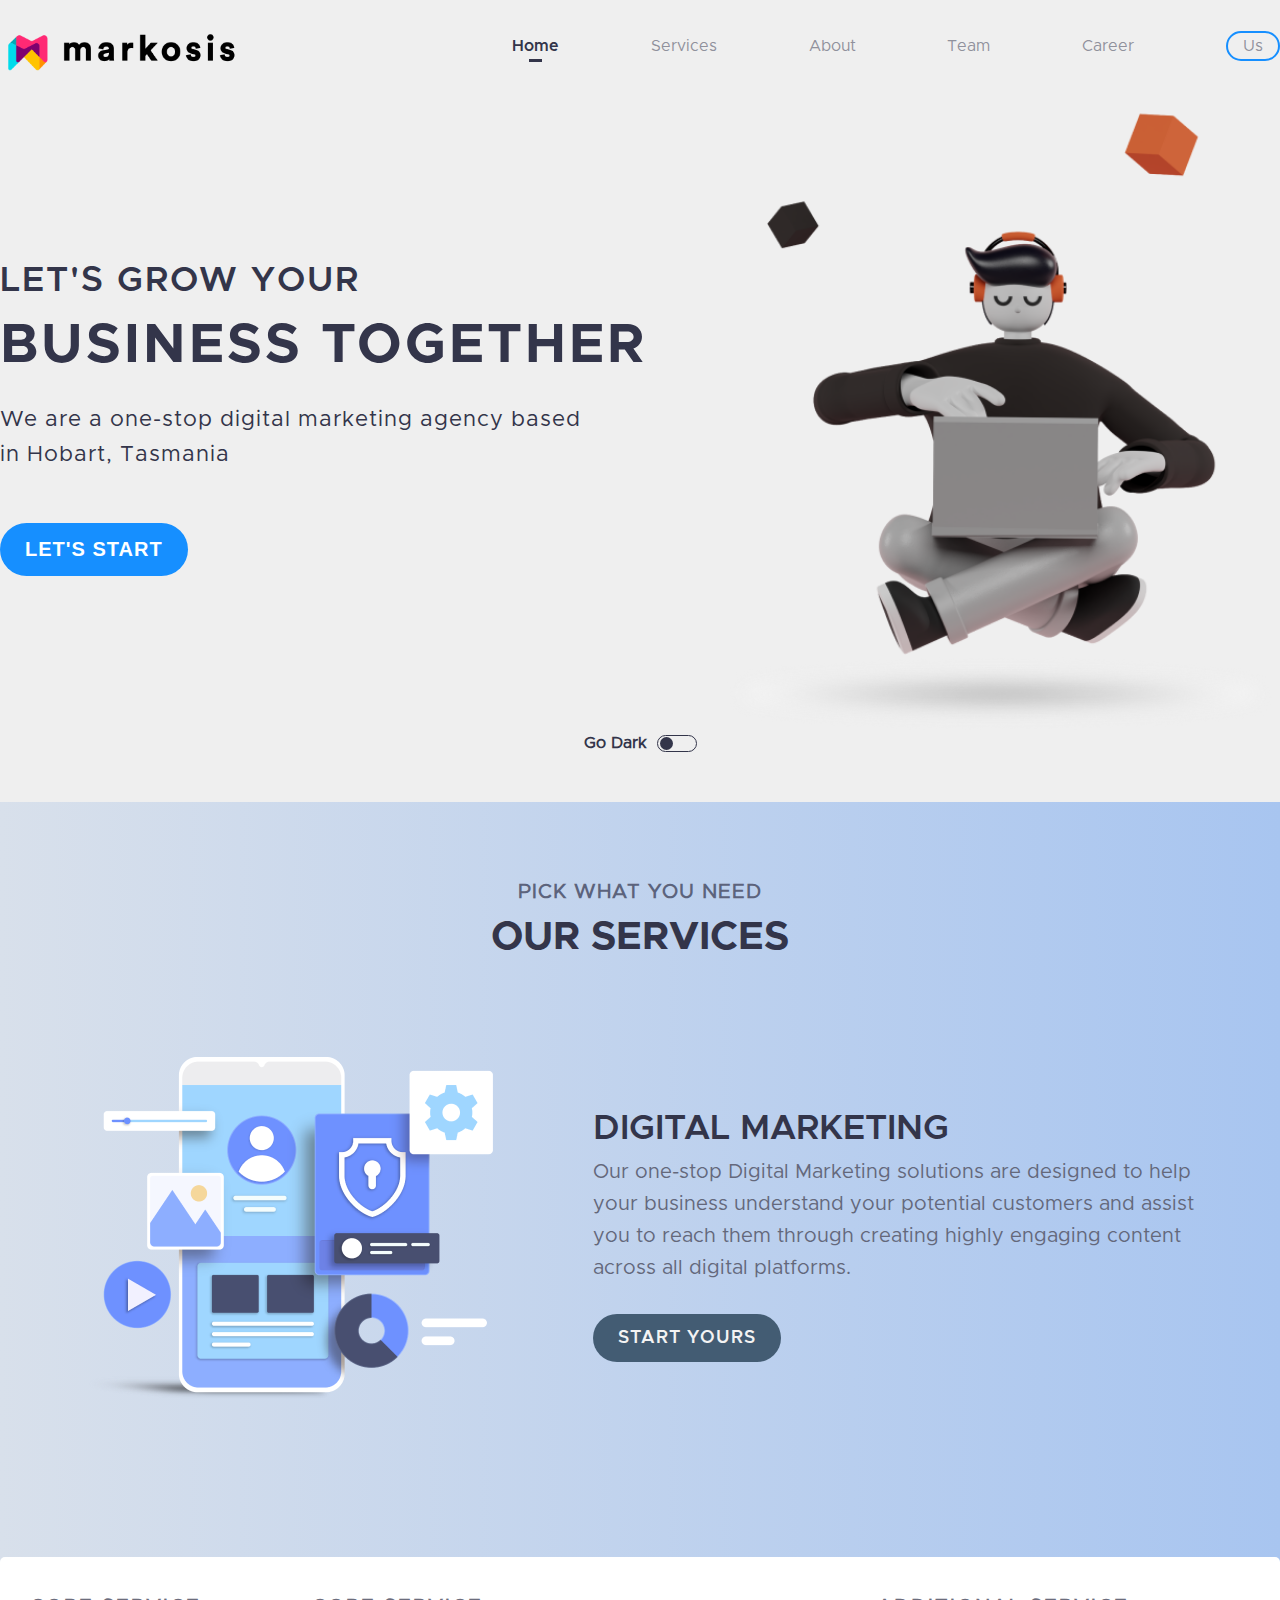
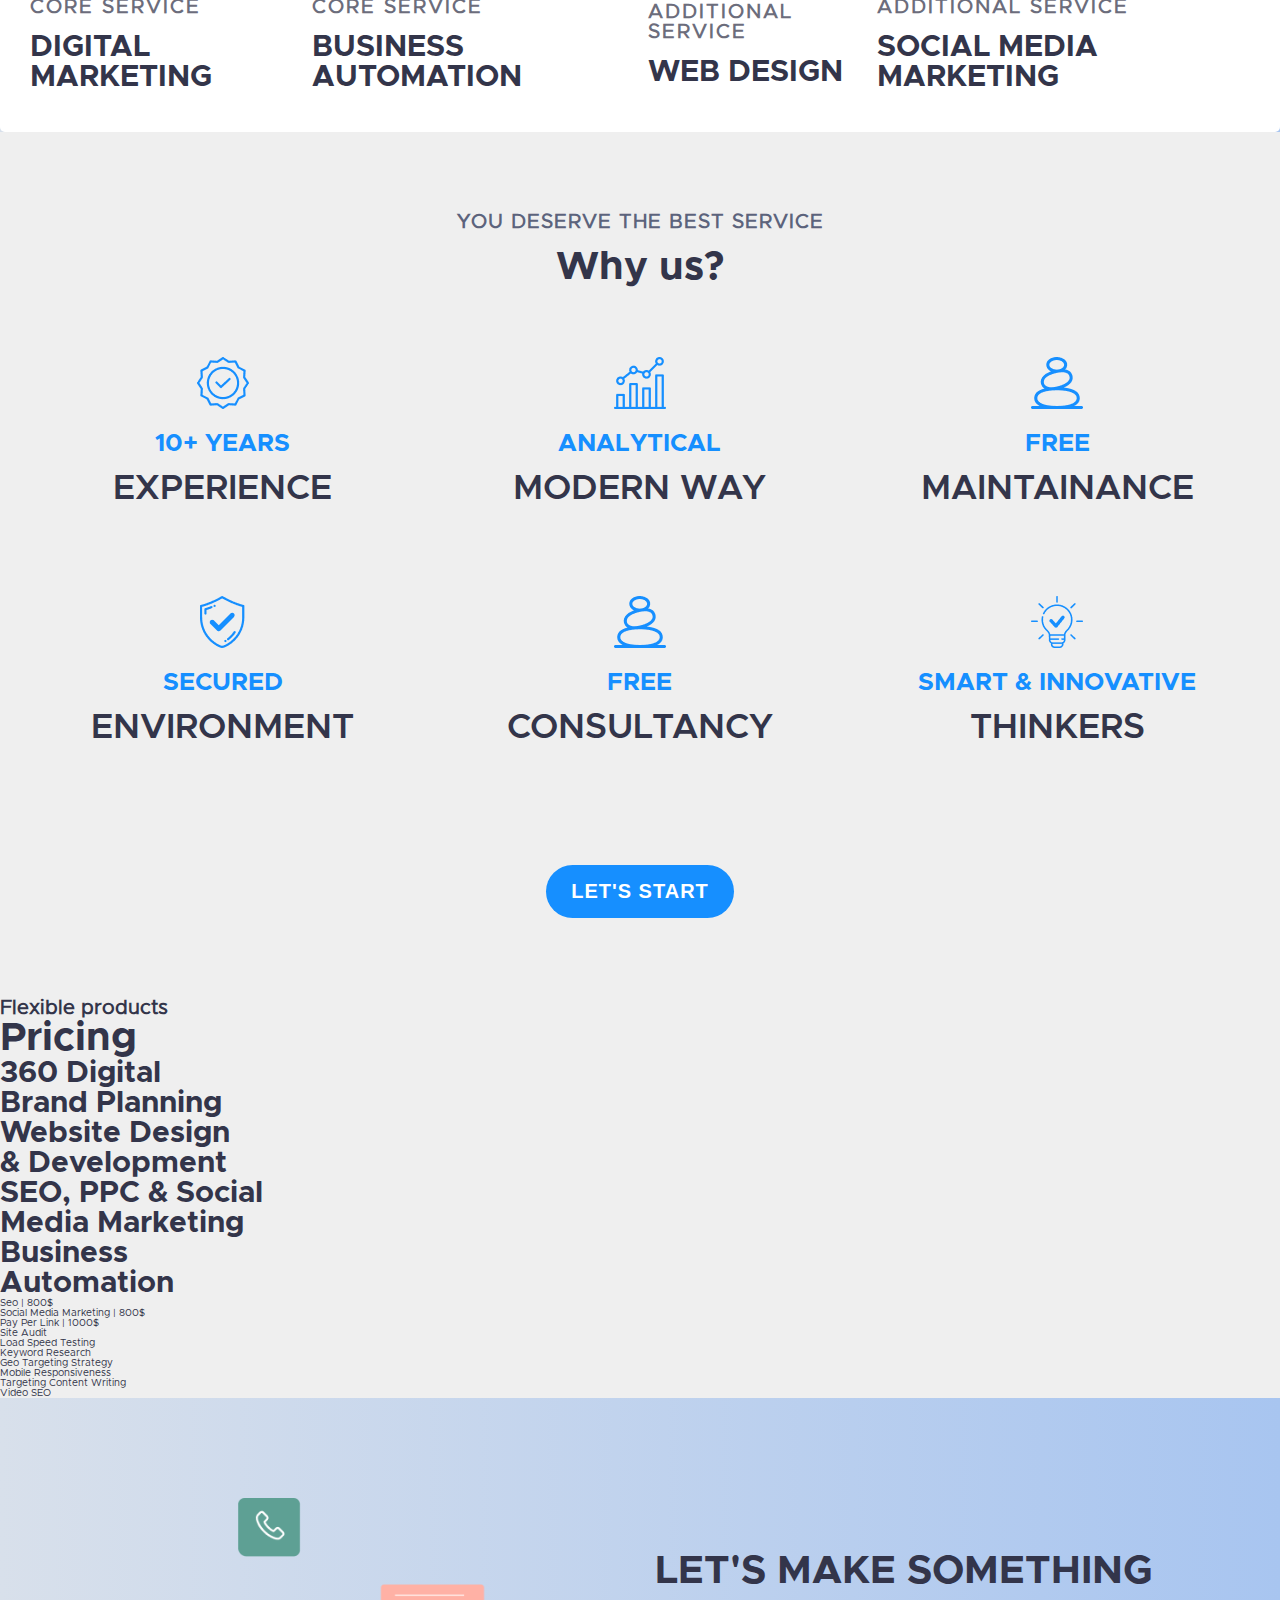
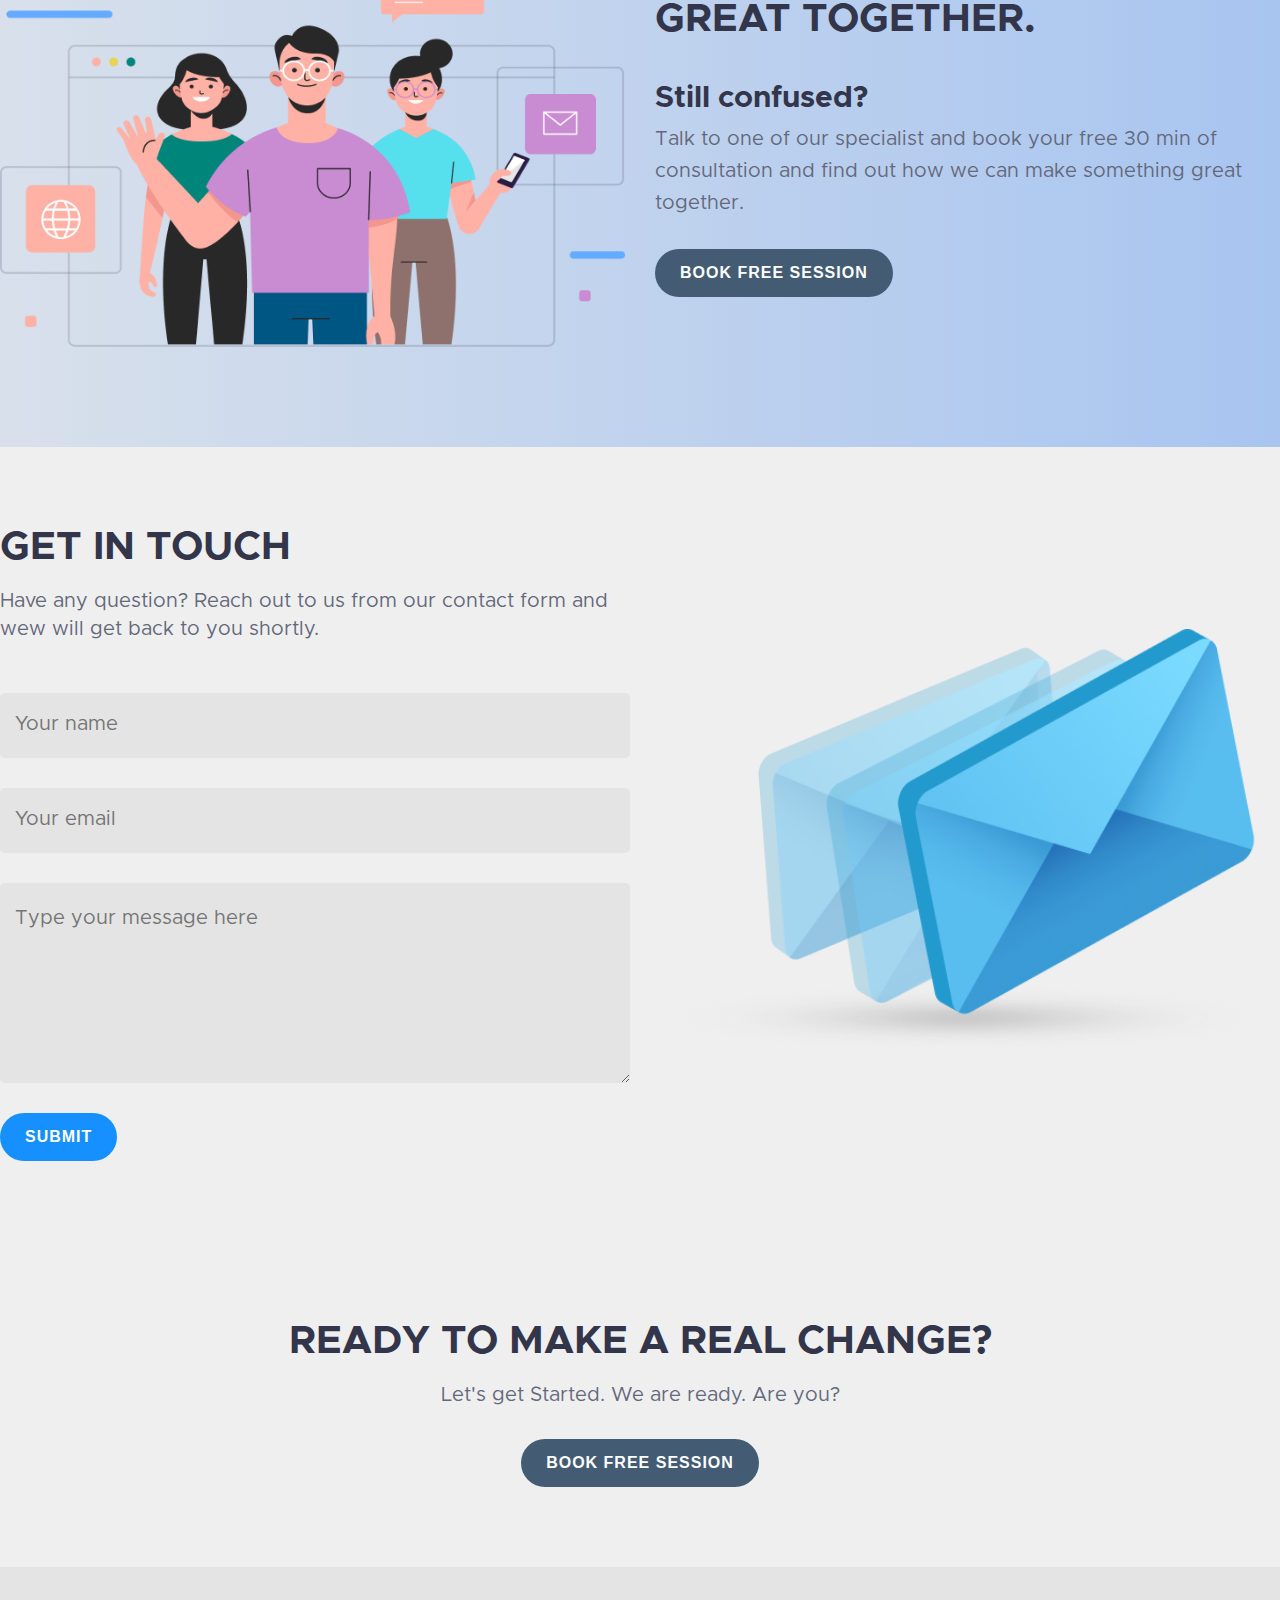
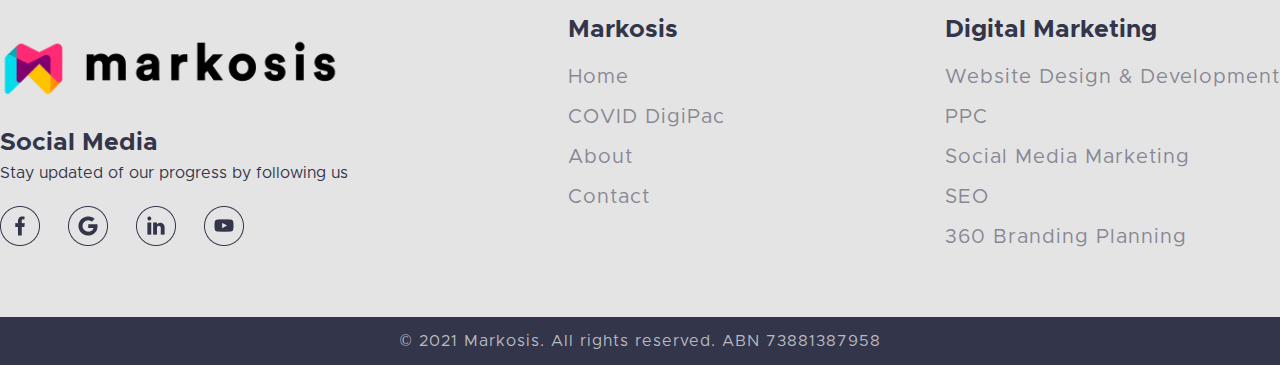
<file: index.html>
<!DOCTYPE html>
<html lang="en">
  <head>
    <meta charset="UTF-8" />
    <meta http-equiv="X-UA-Compatible" content="IE=edge" />
    <meta name="viewport" content="width=device-width, initial-scale=1.0" />
    <link rel="stylesheet" href="https://cdnjs.cloudflare.com/ajax/libs/font-awesome/5.15.3/css/all.min.css" integrity="sha512-iBBXm8fW90+nuLcSKlbmrPcLa0OT92xO1BIsZ+ywDWZCvqsWgccV3gFoRBv0z+8dLJgyAHIhR35VZc2oM/gI1w==" crossorigin="anonymous" />
    <link rel="stylesheet" href="css/style.css" />
    <title>Markosis</title>
  </head>
  <body>
    <!-- header section -->
    <header class="header-section">
      <nav class="nav container">
        <a href="">
          <img class="logo" src="icons/markosis-logo.png" alt="Markosis" />
        </a>
        <ul class="main-nav">
          <li><a class="active" href="index.html">Home</a></li>
          <li><a href="javascript:void(0)">Services <i class="fas fa-chevron-down"></i></a>
            <ul class="dropdown">
              <li><a href="web-design-and-development.html">Web Design & Development</a></li>
              <li><a href="seo.html">SEO</a></li>
              <li><a href="ppc.html">PPC</a></li>
              <li><a href="social-media.html">Social Media</a></li>
              <li><a href="branding-planning.html">360 Branding Planning</a></li>
              <li><a href="marketing-automation.html">Marketing Automation</a></li>
              <li><a href="analytics.html">Analytics</a></li>
            </ul>
          </li>
          <li><a href="about.html">About</a></li>
          <li><a href="team.html">Team</a></li>
          <li><a href="">Career</a></li>
          <li><a class="contact" href="">Us</a></li>
        </ul>
      </nav>
    </header>

    <!-- banner section -->
    <section class="banner-section">
      <div class="banner-wrapper container">
        <div class="banner-content">
          <h3>Let's grow your</h3>
          <h1>Business together</h1>
          <p>
            We are a one-stop digital marketing agency based <br> in Hobart, Tasmania
          </p>
          <button class="btn">Let's Start</button>
        </div>
        <div class="banner-character">
          <img src="images/character.png" alt="Character" />
        </div>
      </div>
    </section>

    <!-- switch section -->
    <section class="switch-section">
      <span id="dark-light">Go Dark</span>
      <label class="theme-switch" for="checkbox">
        <input type="checkbox" id="checkbox" />
        <div class="slider round"></div>
      </label>
    </section>

    <!-- services section -->
    <section class="services-section">
      <h6>Pick What you Need</h6>
      <h2>Our Services</h2>
      <div class="services-wrapper container">
        <div class="digital-marketing-service">
          <img src="images/digital-marketing.png" alt="Digital Marketing" />
          <div class="digital-marketing-content">
            <h3>Digital Marketing</h3>
            <p>
              Our one-stop Digital Marketing solutions are designed to help your
              business understand your potential customers and assist you to
              reach them through creating highly engaging content across all
              digital platforms.
            </p>
            <button class="btn">Start Yours</button>
          </div>
        </div>
      </div>
      <div class="all-services container">
        <ul class="all-services-wrapper">
          <li class="active">
            <h6>Core service</h6>
            <h4>Digital Marketing</h4>
          </li>
          <li>
            <h6>Core service</h6>
            <h4>Business automation</h4>
          </li>
          <li>
            <h6>Additional Service</h6>
            <h4>Web Design</h4>
          </li>
          <li>
            <h6>Additional Service</h6>
            <h4>Social Media Marketing</h4>
          </li>
        </ul>
      </div>
    </section>

    <!-- why us section -->
    <section class="why-us-section">
      <h6>You deserve the best service</h6>
      <h2>Why us?</h2>
      <div class="why-us container">
        <div class="why-us-wrapper">
          <div class="why-us-content">
            <img src="images/experience.png" alt="Experience" />
            <h5>10+ Years</h5>
            <h3>Experience</h3>
          </div>
          <div class="why-us-content">
            <img src="images/analytical.png" alt="Analytical" />
            <h5>Analytical</h5>
            <h3>Modern Way</h3>
          </div>
          <div class="why-us-content">
            <img src="images/free.png" alt="Free" />
            <h5>Free</h5>
            <h3>Maintainance</h3>
          </div>
          <div class="why-us-content">
            <img src="images/secured.png" alt="Secured" />
            <h5>Secured</h5>
            <h3>Environment</h3>
          </div>
          <div class="why-us-content">
            <img src="images/free.png" alt="Free" />
            <h5>Free</h5>
            <h3>Consultancy</h3>
          </div>
          <div class="why-us-content">
            <img src="images/think.png" alt="Think" />
            <h5>Smart & Innovative</h5>
            <h3>Thinkers</h3>
          </div>
        </div>
        <div style="text-align: center">
          <button class="btn">Let's Start</button>
        </div>
      </div>
    </section>

    <!-- pricing section -->
    <section class="pricing-section">
      <h6>Flexible products</h6>
      <h2>Pricing</h2>
      <div class="container pricing-wrapper">
        <div class="pricing-content">
          <h4>
            360 Digital <br />
            Brand Planning
          </h4>
          <h4>
            Website Design <br />
            & Development
          </h4>
          <h4>
            SEO, PPC & Social <br />
            Media Marketing
          </h4>
          <h4>
            Business <br />
            Automation
          </h4>
        </div>
        <div class="pricing-content">
          <ul>
            <li>Seo | 800$</li>
            <li>Social Media Marketing | 800$</li>
            <li>Pay Per Link | 1000$</li>
          </ul>
        </div>
        <div class="pricing-content">
          <ul>
            <li>Site Audit</li>
            <li>Load Speed Testing</li>
            <li>Keyword Research</li>
            <li>Geo Targeting Strategy</li>
            <li>Mobile Responsiveness</li>
            <li>Targeting Content Writing</li>
            <li>Video SEO</li>
          </ul>
        </div>
      </div>
    </section>

    <!-- great together section -->
    <section class="great-together-section">
      <div class="container great-together-wrapper">
        <img src="images/together.png" alt="Together" />
        <div class="great-together-content">
          <h2>Let's make something great together.</h2>
          <h4>Still confused?</h4>
          <p>
            Talk to one of our specialist and book your free 30 min of
            consultation and find out how we can make something great together.
          </p>
          <button class="btn">Book free Session</button>
        </div>
      </div>
    </section>

    <!-- get in touch section -->
    <section class="get-in-touch-section">
      <div class="get-in-touch container">
        <div class="get-in-touch-wrapper">
          <div class="get-in-touch-content">
            <h2>Get in touch</h2>
            <p>
              Have any question? Reach out to us from our contact form and wew
              will get back to you shortly.
            </p>
            <form class="get-in-touch-form" action="">
              <input type="text" placeholder="Your name" />
              <input type="email" placeholder="Your email" />
              <textarea
                placeholder="Type your message here"
                name="message"
                id=""
                cols=""
                rows=""
              ></textarea>
              <button class="btn">Submit</button>
            </form>
          </div>
          <img src="images/envelope.png" alt="Envelope" />
        </div>
      </div>
    </section>

    <!-- real change section -->
    <section class="real-change-section">
      <div class="container real-change">
        <div class="real-change-wrapper">
          <h2>Ready to make a real change?</h2>
          <p>Let's get Started. We are ready. Are you?</p>
          <button class="btn">Book Free Session</button>
        </div>
      </div>
    </section>

    <!-- footer section -->
    <footer class="footer-section">
      <div class="footer-wrapper container">
        <div class="social-media">
          <img src="icons/markosis-logo.png" alt="Markosis" />
          <h5>Social Media</h5>
          <p>Stay updated of our progress by following us</p>
          <div class="social-links">
            <a href="#"><img src="icons/facebook.png" alt="Facebook" /></a>
            <a href="#"><img src="icons/google.png" alt="Google" /></a>
            <a href="#"><img src="icons/linkedin.png" alt="Linked-in" /></a>
            <a href="#"><img src="icons/youtube.png" alt="Youtube" /></a>
          </div>
        </div>
        <div class="markosis">
          <h5>Markosis</h5>
          <ul>
            <li><a href="#">Home</a></li>
            <li><a href="#">COVID DigiPac</a></li>
            <li><a href="#">About</a></li>
            <li><a href="#">Contact</a></li>
          </ul>
        </div>
        <div class="digital-marketing">
          <h5>Digital Marketing</h5>
          <ul>
            <li><a href="#">Website Design & Development</a></li>
            <li><a href="#">PPC</a></li>
            <li><a href="#">Social Media Marketing</a></li>
            <li><a href="#">SEO</a></li>
            <li><a href="#">360 Branding Planning</a></li>
          </ul>
        </div>
      </div>
      <div class="copyright">
        <p>&copy; 2021 Markosis. All rights reserved. ABN 73881387958</p>
      </div>
    </footer>

    <script src="scripts/main.js"></script>
  </body>
</html>
</file>
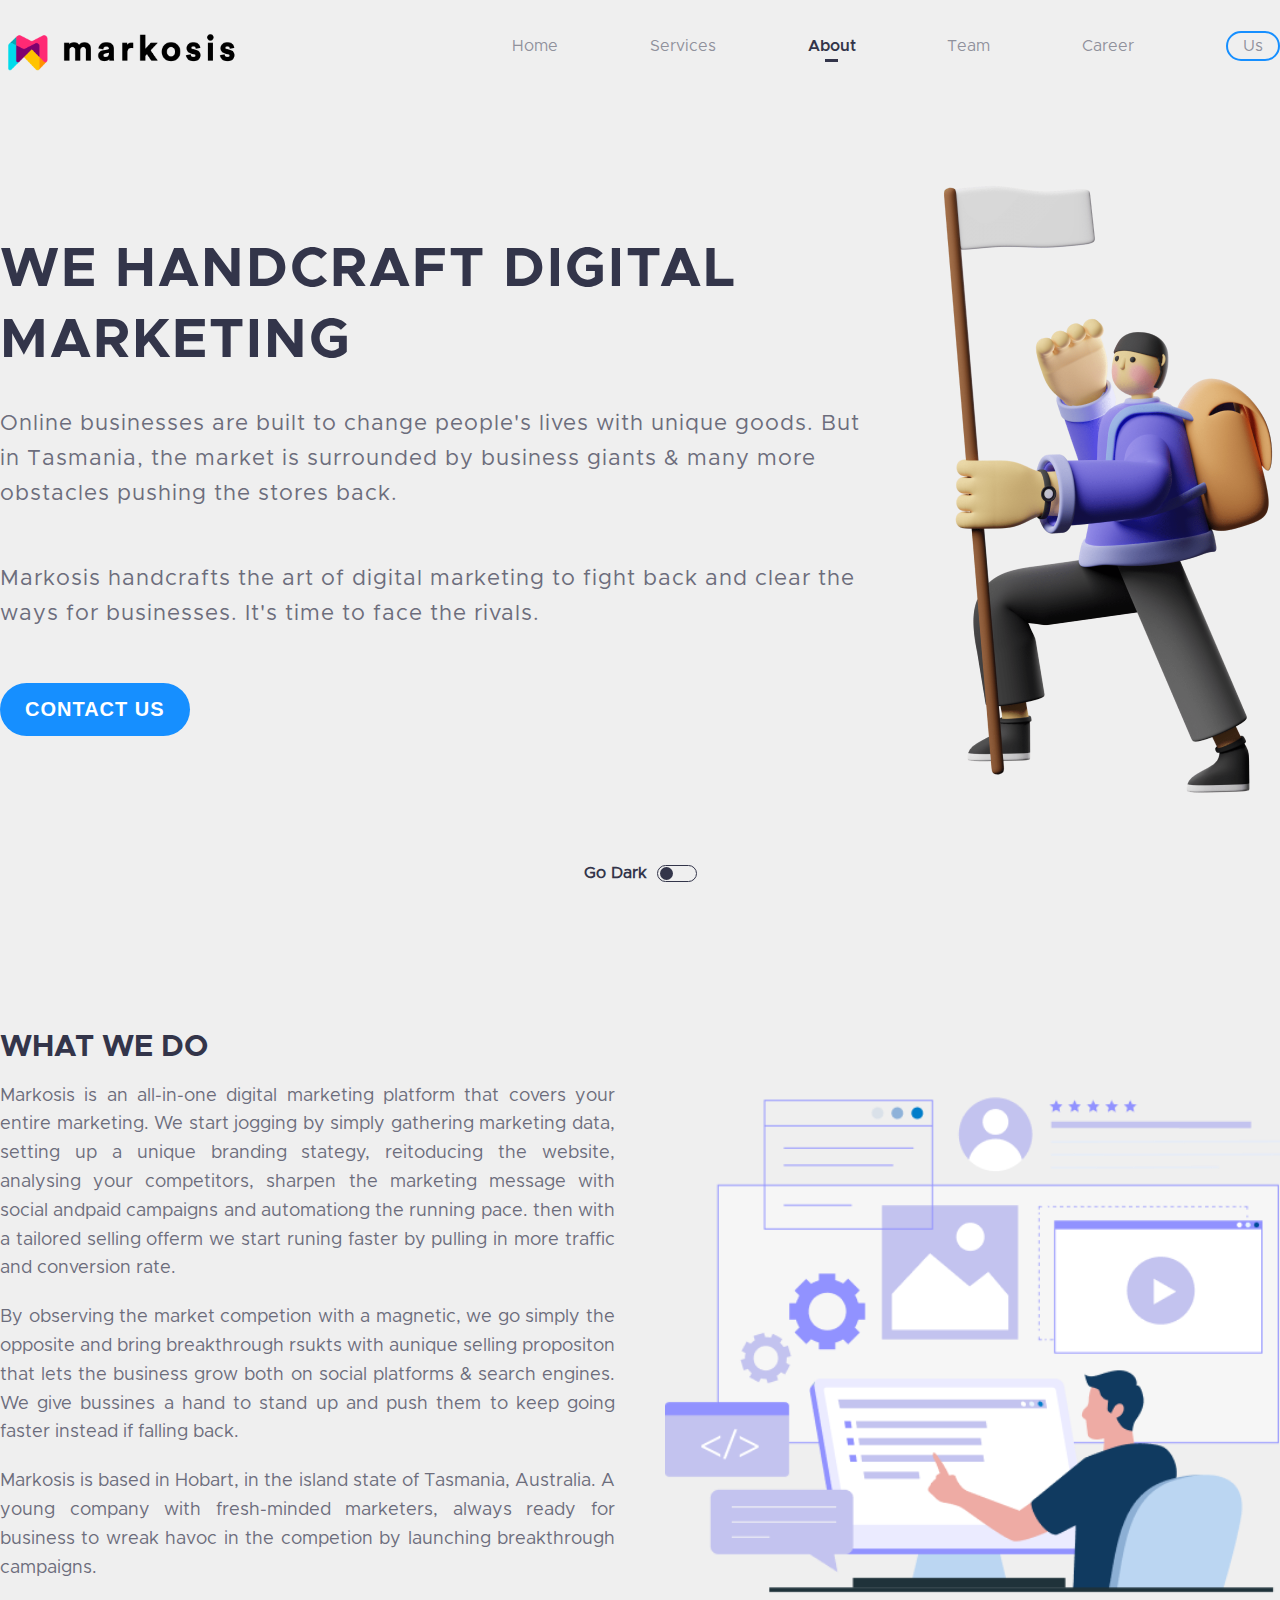
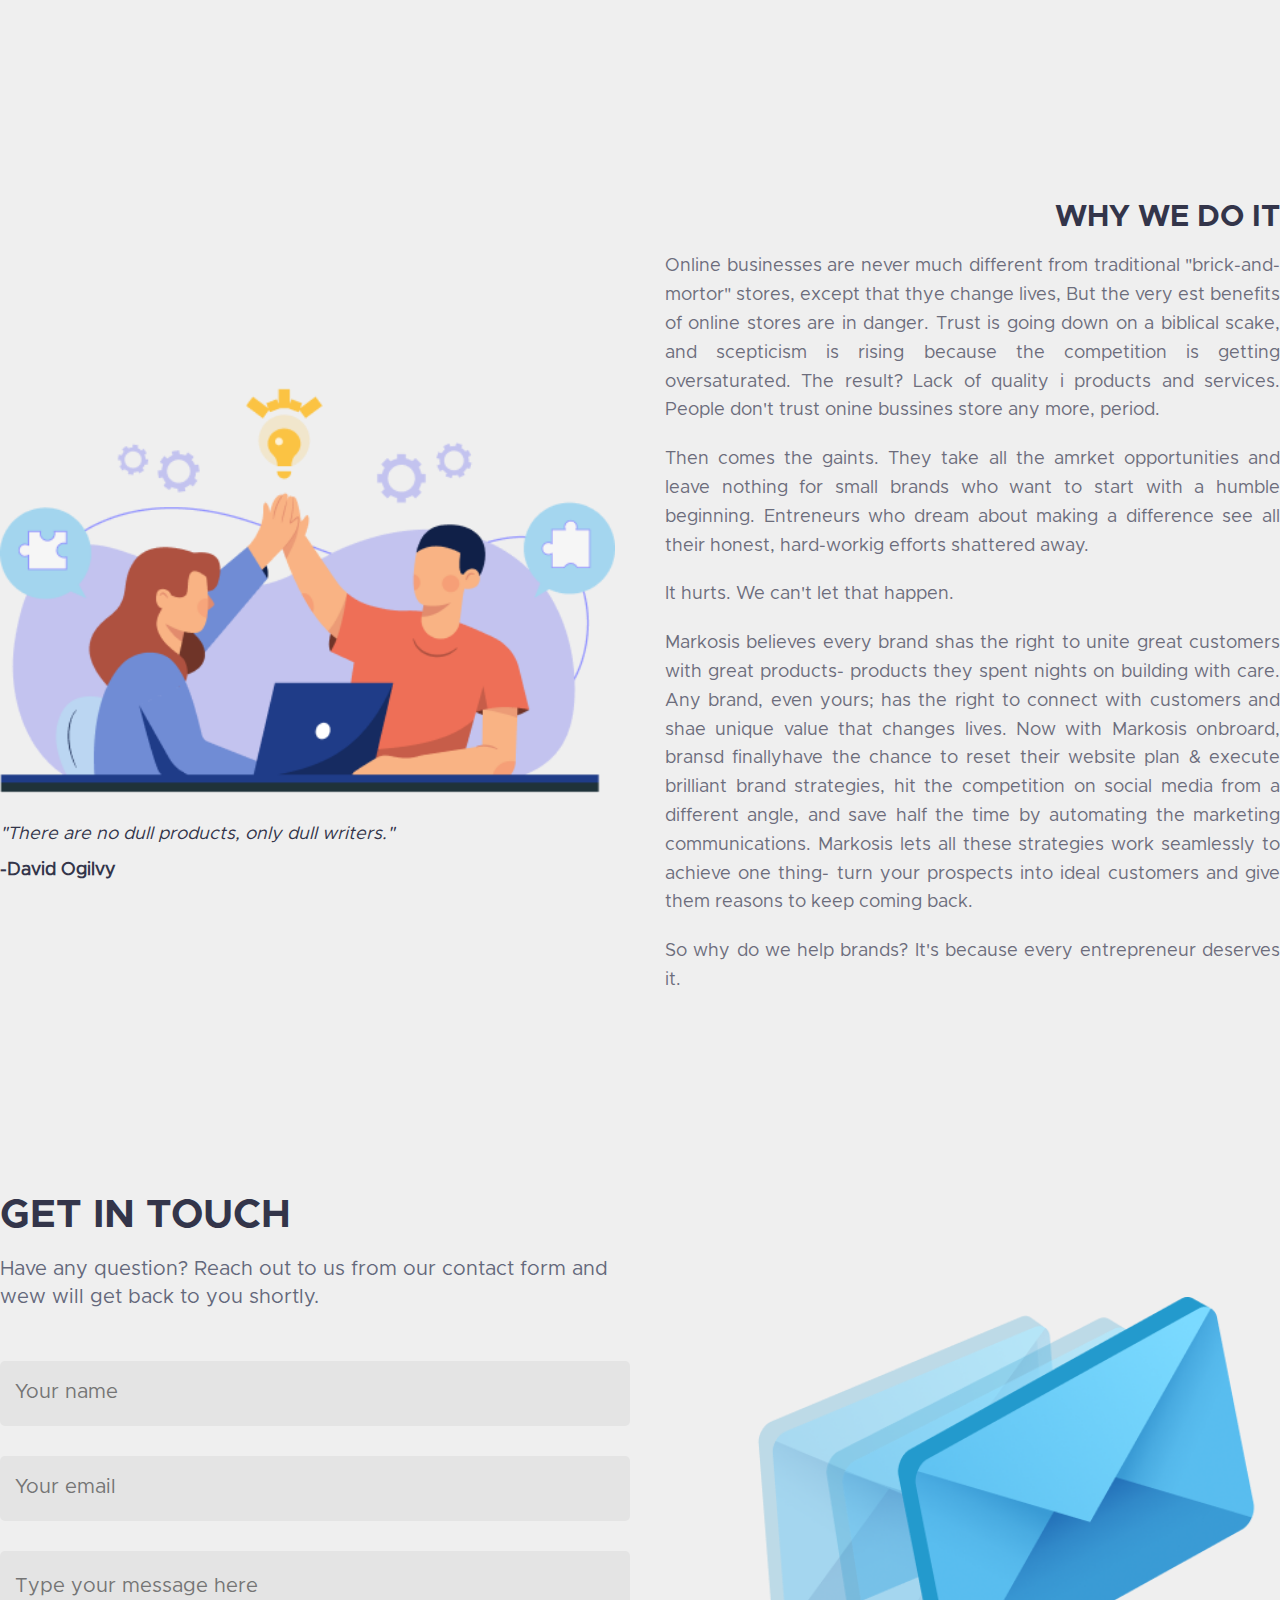
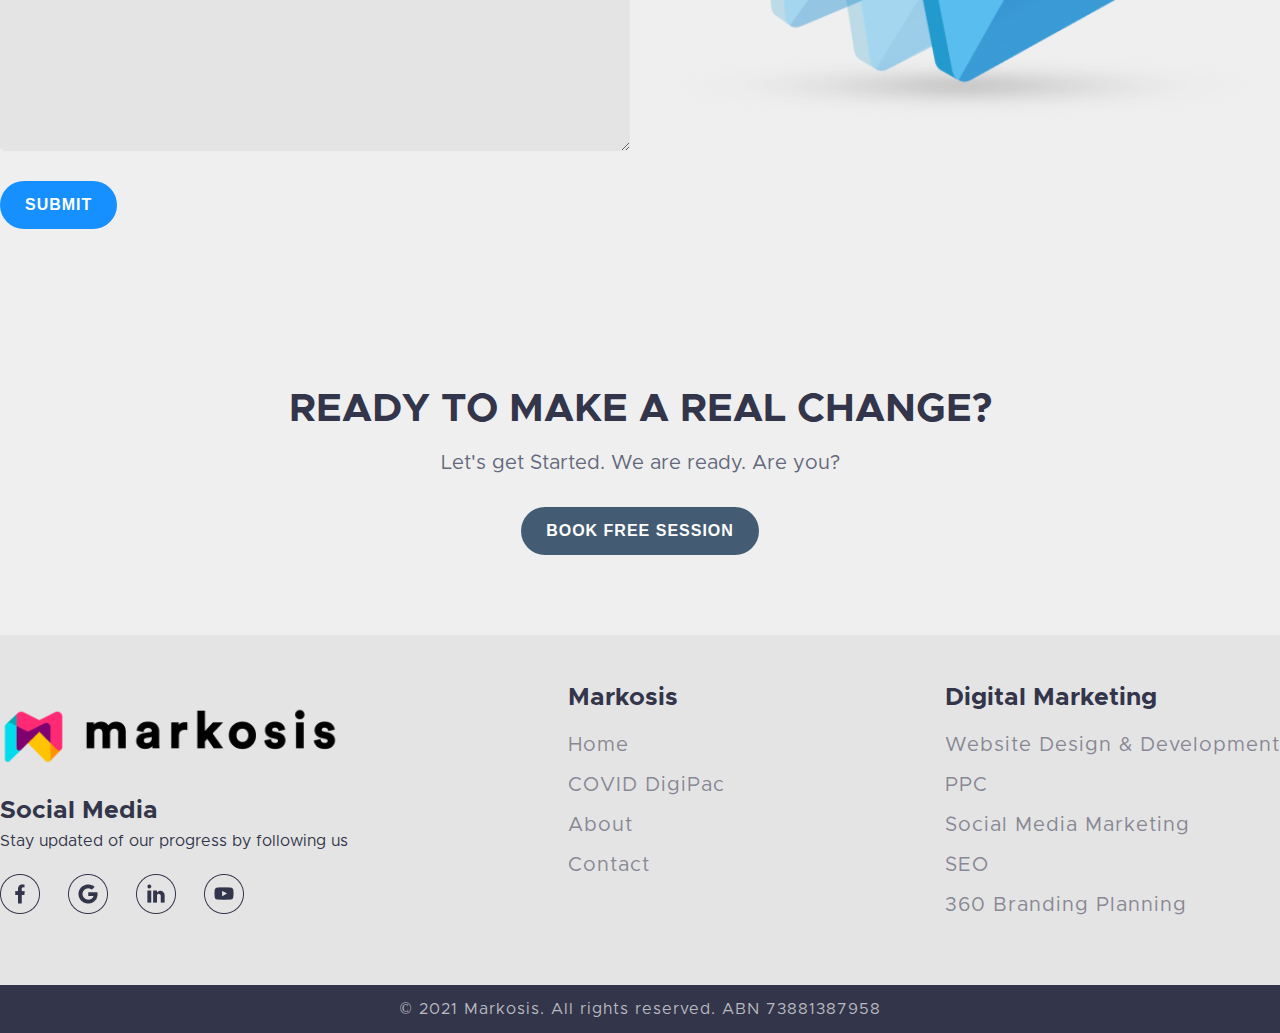
<file: about.html>
<!DOCTYPE html>
<html lang="en">
  <head>
    <meta charset="UTF-8" />
    <meta http-equiv="X-UA-Compatible" content="IE=edge" />
    <meta name="viewport" content="width=device-width, initial-scale=1.0" />
    <link rel="stylesheet" href="css/style.css" />
    <title>Document</title>
  </head>
  <body>
    <!-- header section -->
    <header class="header-section">
      <nav class="nav container">
        <a href="index.html">
          <img class="logo" src="icons/markosis-logo.png" alt="Markosis" />
        </a>
        <ul class="main-nav">
          <li><a href="index.html">Home</a></li>
          <li>
            <a href="javascript:void(0)"
              >Services <i class="fas fa-chevron-down"></i
            ></a>
            <ul class="dropdown">
              <li>
                <a href="web-design-and-development.html"
                  >Web Design & Development</a
                >
              </li>
              <li><a href="seo.html">SEO</a></li>
              <li><a href="ppc.html">PPC</a></li>
              <li><a href="social-media.html">Social Media</a></li>
              <li>
                <a href="branding-planning.html">360 Branding Planning</a>
              </li>
              <li>
                <a href="marketing-automation.html">Marketing Automation</a>
              </li>
              <li><a href="analytics.html">Analytics</a></li>
            </ul>
          </li>
          <li><a class="active" href="about.html">About</a></li>
          <li><a href="team.html">Team</a></li>
          <li><a href="">Career</a></li>
          <li><a class="contact" href="">Us</a></li>
        </ul>
      </nav>
    </header>

    <!-- about banner section -->
    <section class="about-banner-section">
      <div class="about-banner-wrapper container">
        <div class="about-banner-content">
          <h1>We Handcraft Digital Marketing</h1>
          <p>
            Online businesses are built to change people's lives with unique
            goods. But in Tasmania, the market is surrounded by business giants
            & many more obstacles pushing the stores back.
          </p>
          <p>
            Markosis handcrafts the art of digital marketing to fight back and
            clear the ways for businesses. It's time to face the rivals.
          </p>
          <button class="btn">Contact Us</button>
        </div>
        <div class="about-banner-character">
          <img src="images/about-character.png" alt="Character" />
        </div>
      </div>
    </section>

    <!-- switch section -->
    <section class="switch-section">
      <span id="dark-light">Go Dark</span>
      <label class="theme-switch" for="checkbox">
        <input type="checkbox" id="checkbox" />
        <div class="slider round"></div>
      </label>
    </section>

    <!-- what we do section -->
    <section class="what-we-do-section">
      <div class="what-we-do-wrapper container">
        <h4>What We Do</h4>
        <div class="what-we-do">
          <div class="what-we-do-content">
            <p>
              Markosis is an all-in-one digital marketing platform that covers
              your entire marketing. We start jogging by simply gathering
              marketing data, setting up a unique branding stategy, reitoducing
              the website, analysing your competitors, sharpen the marketing
              message with social andpaid campaigns and automationg the running
              pace. then with a tailored selling offerm we start runing faster
              by pulling in more traffic and conversion rate.
            </p>
            <p>
              By observing the market competion with a magnetic, we go simply
              the opposite and bring breakthrough rsukts with aunique selling
              propositon that lets the business grow both on social platforms &
              search engines. We give bussines a hand to stand up and push them
              to keep going faster instead if falling back.
            </p>
            <p>
              Markosis is based in Hobart, in the island state of Tasmania,
              Australia. A young company with fresh-minded marketers, always
              ready for business to wreak havoc in the competion by launching
              breakthrough campaigns.
            </p>
          </div>
          <div class="what-we-do-img">
            <img src="images/what-we-do.png" alt="What We Do" />
          </div>
        </div>
      </div>
    </section>

    <!-- why we do -->
    <section class="why-we-do-section">
      <div class="why-we-do-wrapper container">
        <h4>Why We Do It</h4>
        <div class="why-we-do">
          <div class="why-we-do-img">
            <img src="images/why-we-do.png" alt="Why We Do" />
            <p>
              <em>"There are no dull products, only dull writers."</em> <br />
              <br />
              <strong>-David Ogilvy</strong>
            </p>
          </div>
          <div class="why-we-do-content">
            <p>
              Online businesses are never much different from traditional
              "brick-and-mortor" stores, except that thye change lives, But the
              very est benefits of online stores are in danger. Trust is going
              down on a biblical scake, and scepticism is rising because the
              competition is getting oversaturated. The result? Lack of quality
              i products and services. People don't trust onine bussines store
              any more, period.
            </p>
            <p>
              Then comes the gaints. They take all the amrket opportunities and
              leave nothing for small brands who want to start with a humble
              beginning. Entreneurs who dream about making a difference see all
              their honest, hard-workig efforts shattered away.
            </p>
            <p>It hurts. We can't let that happen.</p>
            <p>
              Markosis believes every brand shas the right to unite great
              customers with great products- products they spent nights on
              building with care. Any brand, even yours; has the right to
              connect with customers and shae unique value that changes lives.
              Now with Markosis onbroard, bransd finallyhave the chance to reset
              their website plan & execute brilliant brand strategies, hit the
              competition on social media from a different angle, and save half
              the time by automating the marketing communications. Markosis lets
              all these strategies work seamlessly to achieve one thing- turn
              your prospects into ideal customers and give them reasons to keep
              coming back.
            </p>
            <p>
              So why do we help brands? It's because every entrepreneur deserves
              it.
            </p>
          </div>
        </div>
      </div>
    </section>

    <!-- brain of markosis -->
    <!-- <section class="brain-of-markosis-sectiono">
      <div class="brain-of-markosis-wrapper container-two">
        <h6>Markosis Team</h6>
        <h2>Meet the brains behind markosis</h2>
        <p>
          Markosis is made by Marketers. Many years ago, 3 of the most talented,
          data-driven digital experts came across each other in Tasmanisa and
          decided to form an all-in-one digital marketing platform will wash
          away all the pains & struggles of brands. Here's their story-
        </p>

        <div class="brain-of-markosis">
          <div>
            <img src="images/brain1.png" alt="Brain of Markosis" />
            <h4>Giriraj Saha</h4>
            <h6>Director, Markosis</h6>
            <p>
              As a post-graduate of the University of Tasmania,Giriraj (Giri) is
              an expert in consumer behaviour and market analysis. He knew
              firsthand that the small business often fall behind because of the
              fierce competition from big gaint. He is an expert in making
              analytical decisions with a knack for data, finding loopholes and
              going forward with perfected advertisements.
            </p>
          </div>
          <div>
            <img src="images/brain2.png" alt="Brain of Markosis" />
            <h4>Zac Baldwin</h4>
            <h6>CTO, Markosis</h6>
            <p>
              Zac graduated from the University of Tasmania in Finance and
              marketing. Packed with a talent for branding, he is a mastermind
              in managing brands & launching 360-degree branding strategies to
              help business grow a massive customer base. He knows how to keep
              businesses stay ahead of the curve. He is friendly, loves to talk
              about customer habits and trands, and aims to make the best value
              for clients.
            </p>
          </div>
          <div>
            <img src="images/brain3.png" alt="Brain of Markosis" />
            <h4>Ahmed J. Adib</h4>
            <h6>CEO, Markosis</h6>
            <p>
              Ahmed has a strong business operation background and has been a
              master as a Data Analyst for 5years. He loves to apply data-driven
              decisions and interlink all the channels seamlessly to create a
              strong brand position. Adib knows how to perfectly launch sharp
              campaigns and analyse results to take the brand to the next level
              with his in-depth technical knowledge. There's one thing he never
              compromises; he never stops growing customer base for the cliets.
            </p>
          </div>
        </div>
      </div>
    </section> -->
  
    <!-- get in touch section -->
    <section class="get-in-touch-section">
      <div class="get-in-touch container">
        <div class="get-in-touch-wrapper">
          <div class="get-in-touch-content">
            <h2>Get in touch</h2>
            <p>
              Have any question? Reach out to us from our contact form and wew
              will get back to you shortly.
            </p>
            <form class="get-in-touch-form" action="">
              <input type="text" placeholder="Your name" />
              <input type="email" placeholder="Your email" />
              <textarea
                placeholder="Type your message here"
                name="message"
                id=""
                cols=""
                rows=""
              ></textarea>
              <button class="btn">Submit</button>
            </form>
          </div>
          <img src="images/envelope.png" alt="Envelope" />
        </div>
      </div>
    </section>

    <!-- real change section -->
    <section class="real-change-section">
      <div class="container real-change">
        <div class="real-change-wrapper">
          <h2>Ready to make a real change?</h2>
          <p>Let's get Started. We are ready. Are you?</p>
          <button class="btn">Book Free Session</button>
        </div>
      </div>
    </section>

    <!-- footer section -->
    <footer class="footer-section">
      <div class="footer-wrapper container">
        <div class="social-media">
          <img src="icons/markosis-logo.png" alt="Markosis" />
          <h5>Social Media</h5>
          <p>Stay updated of our progress by following us</p>
          <div class="social-links">
            <a href="#"><img src="icons/facebook.png" alt="Facebook" /></a>
            <a href="#"><img src="icons/google.png" alt="Google" /></a>
            <a href="#"><img src="icons/linkedin.png" alt="Linked-in" /></a>
            <a href="#"><img src="icons/youtube.png" alt="Youtube" /></a>
          </div>
        </div>
        <div class="markosis">
          <h5>Markosis</h5>
          <ul>
            <li><a href="#">Home</a></li>
            <li><a href="#">COVID DigiPac</a></li>
            <li><a href="#">About</a></li>
            <li><a href="#">Contact</a></li>
          </ul>
        </div>
        <div class="digital-marketing">
          <h5>Digital Marketing</h5>
          <ul>
            <li><a href="#">Website Design & Development</a></li>
            <li><a href="#">PPC</a></li>
            <li><a href="#">Social Media Marketing</a></li>
            <li><a href="#">SEO</a></li>
            <li><a href="#">360 Branding Planning</a></li>
          </ul>
        </div>
      </div>
      <div class="copyright">
        <p>&copy; 2021 Markosis. All rights reserved. ABN 73881387958</p>
      </div>
    </footer>
  </body>
</html>
</file>
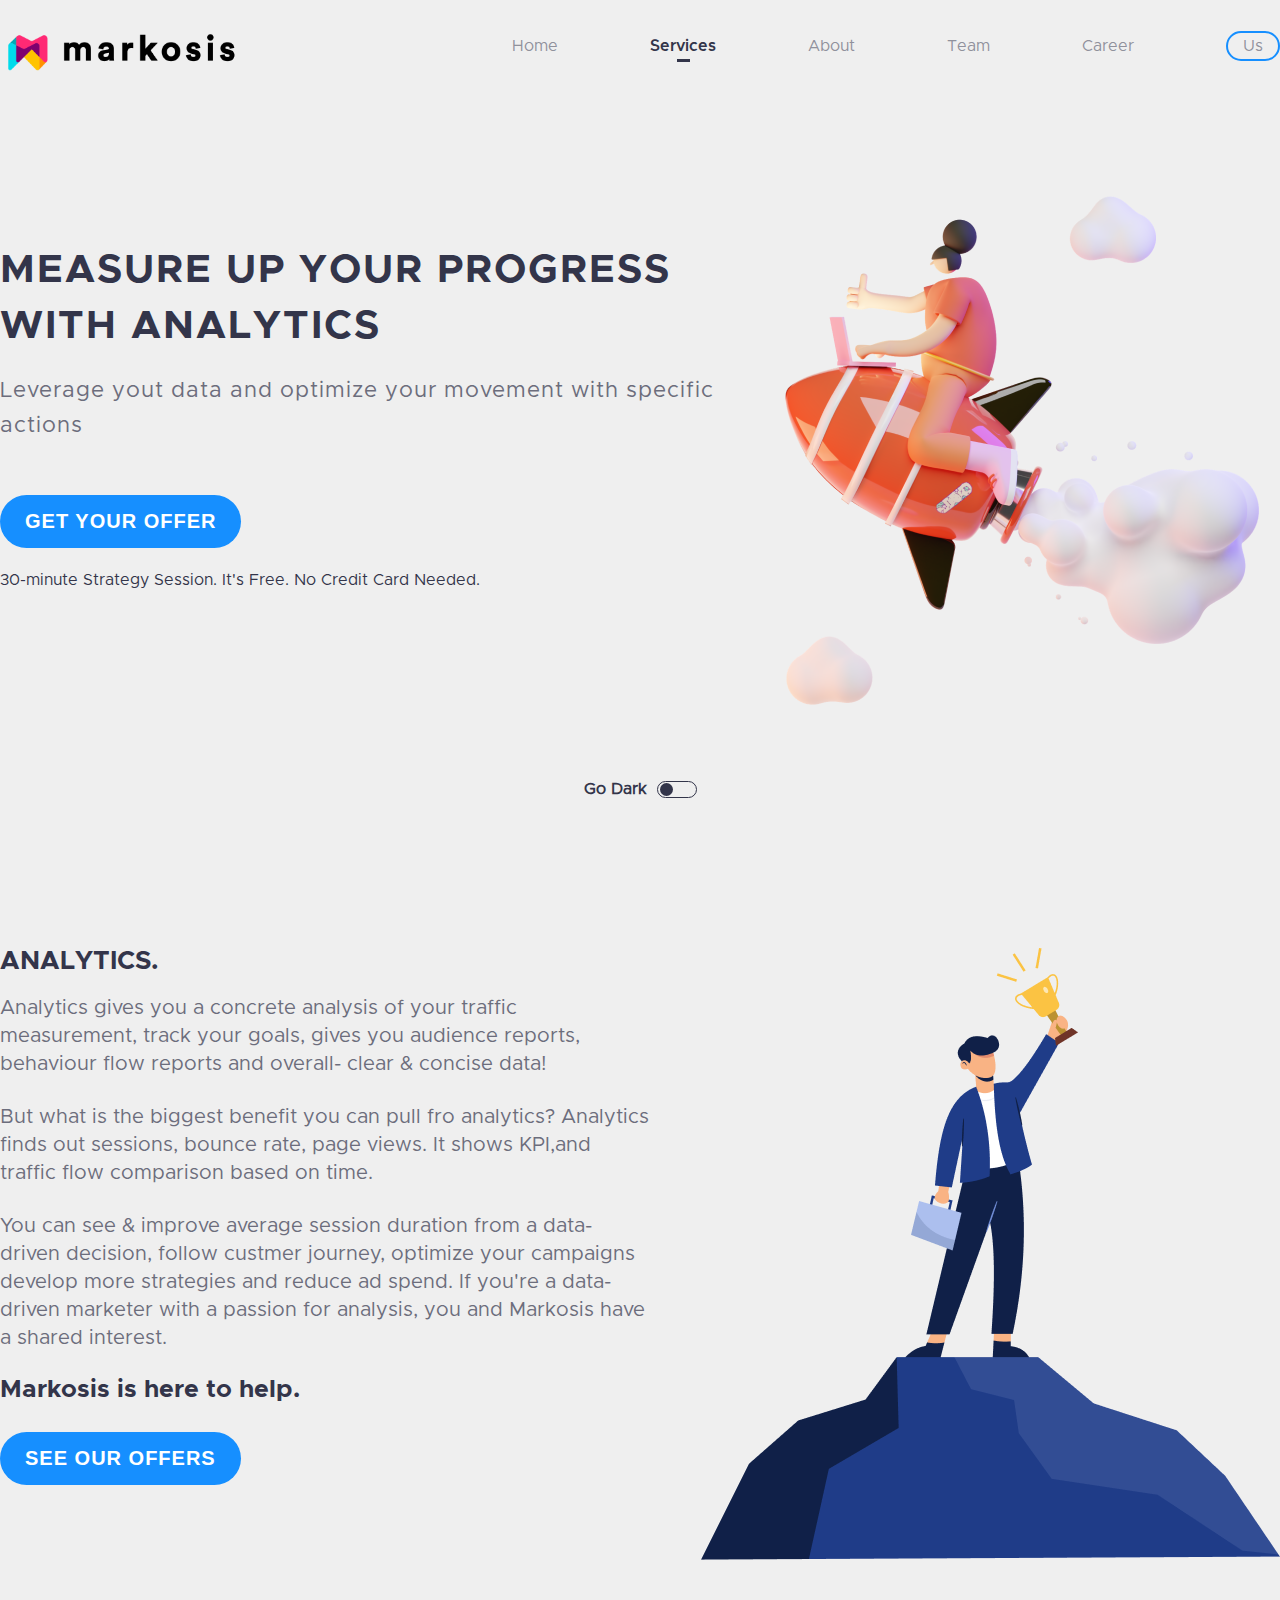
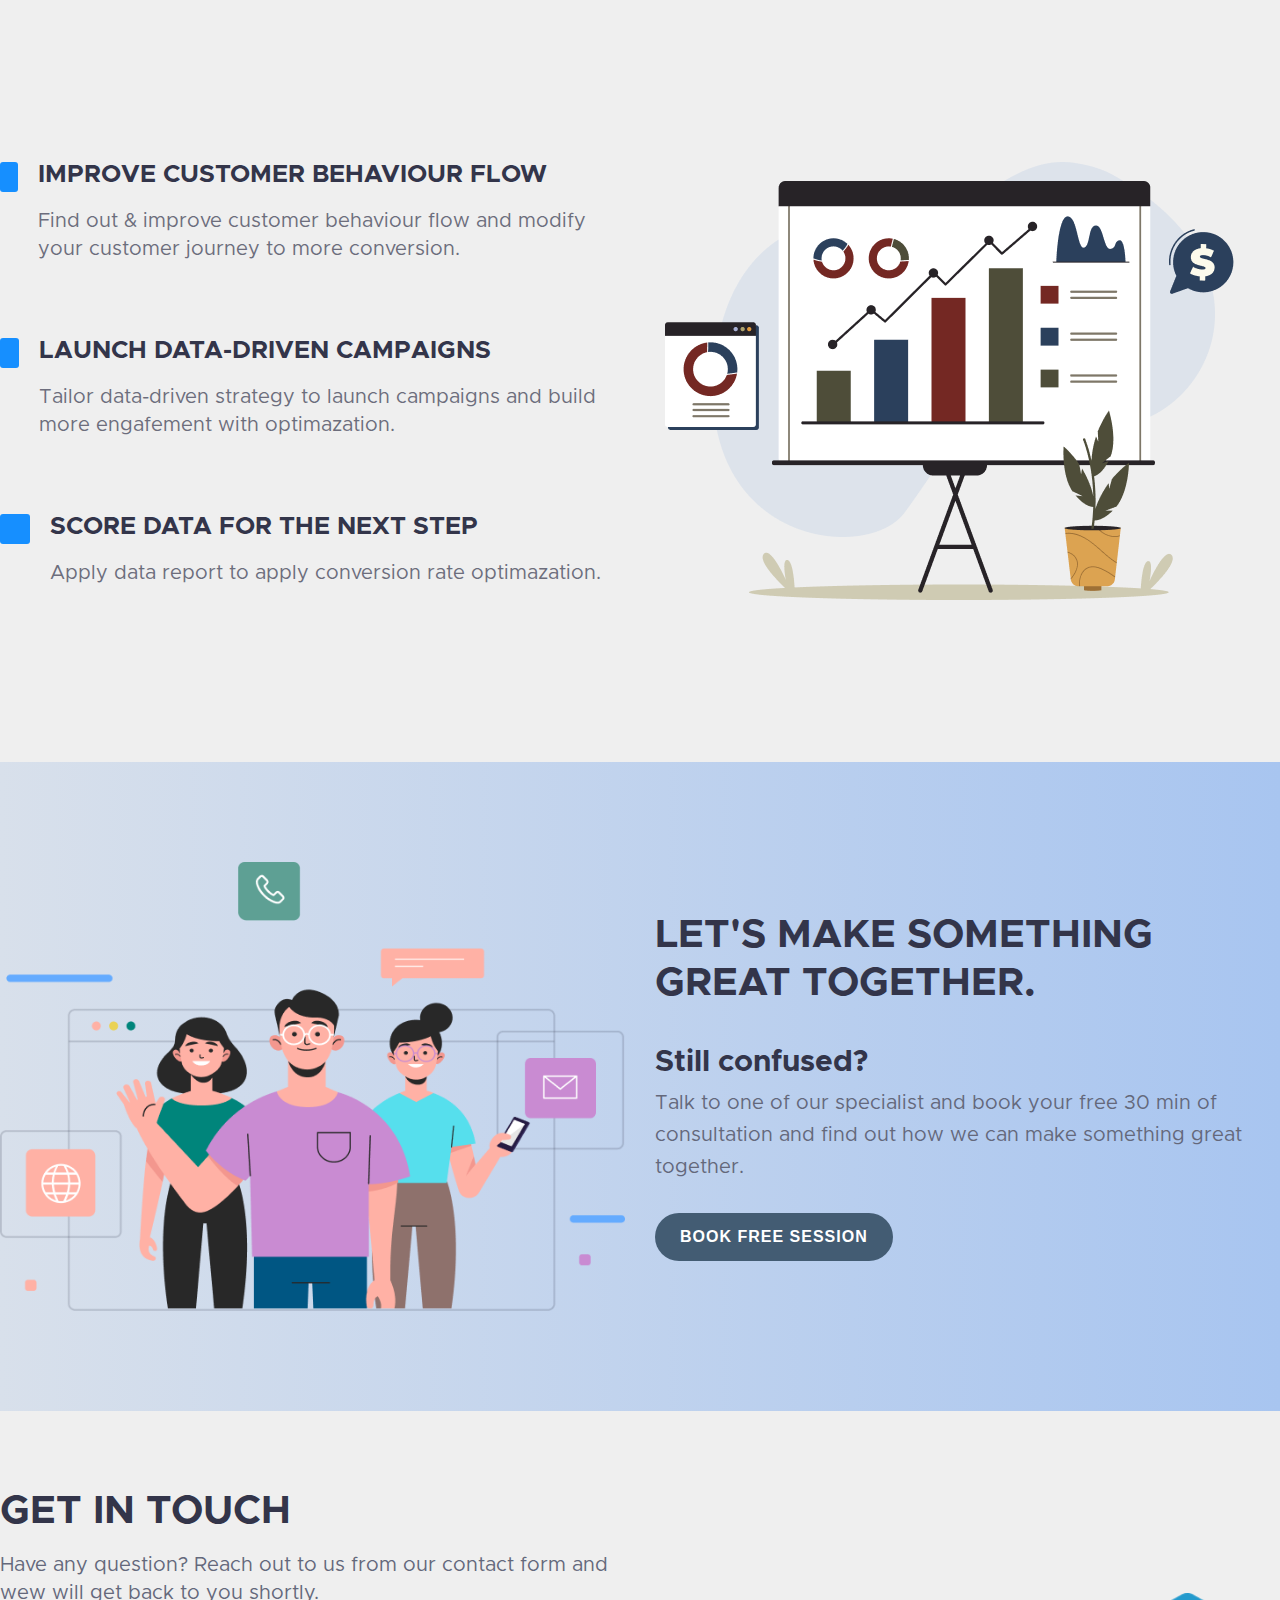
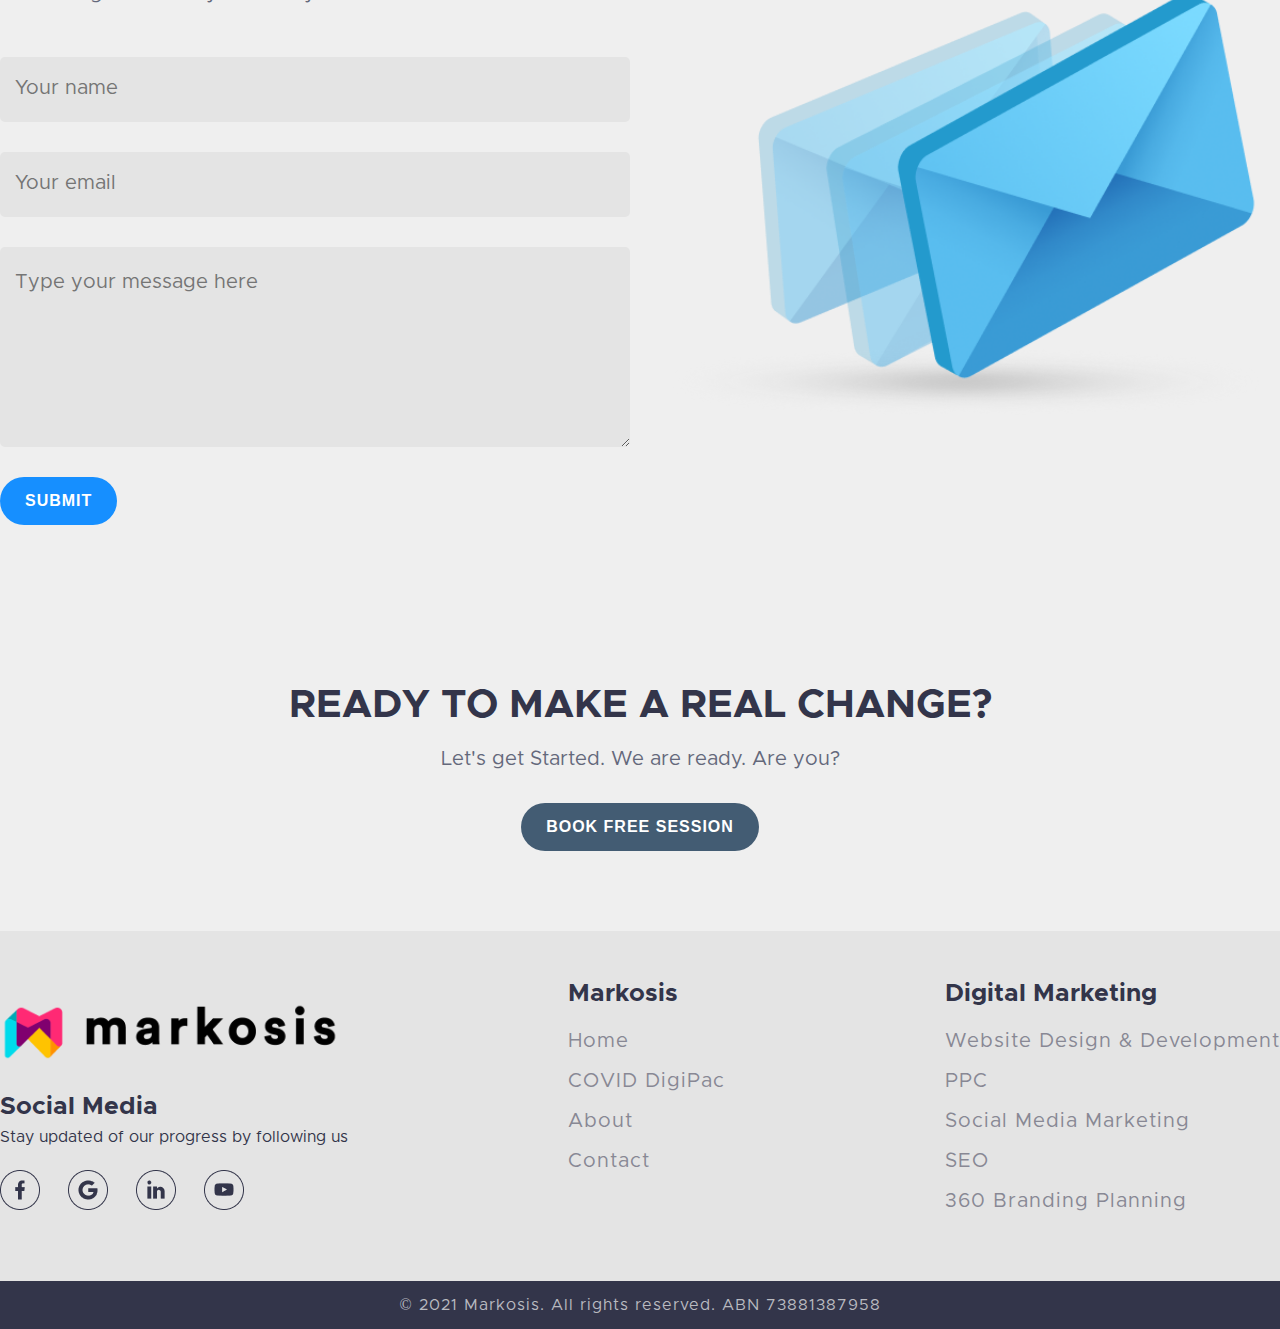
<file: analytics.html>
<!DOCTYPE html>
<html lang="en">
  <head>
    <meta charset="UTF-8" />
    <meta http-equiv="X-UA-Compatible" content="IE=edge" />
    <meta name="viewport" content="width=device-width, initial-scale=1.0" />
    <link rel="stylesheet" href="css/style.css" />
    <title>analytics</title>
  </head>
  <body>
    <!-- header section -->
    <header class="header-section">
      <nav class="nav container">
        <a href="index.html">
          <img class="logo" src="icons/markosis-logo.png" alt="Markosis" />
        </a>
        <ul class="main-nav">
          <li><a href="index.html">Home</a></li>
          <li>
            <a class="active" href="javascript:void(0)"
              >Services <i class="fas fa-chevron-down"></i
            ></a>
            <ul class="dropdown">
              <li>
                <a href="web-design-and-development.html"
                  >Web Design & Development</a
                >
              </li>
              <li><a href="seo.html">SEO</a></li>
              <li><a href="ppc.html">PPC</a></li>
              <li><a href="social-media.html">Social Media</a></li>
              <li>
                <a href="branding-planning.html">360 Branding Planning</a>
              </li>
              <li>
                <a href="marketing-automation.html">Marketing Automation</a>
              </li>
              <li><a href="analytics.html">Analytics</a></li>
            </ul>
          </li>
          <li><a href="about.html">About</a></li>
          <li><a href="team.html">Team</a></li>
          <li><a href="">Career</a></li>
          <li><a class="contact" href="">Us</a></li>
        </ul>
      </nav>
    </header>

    <!-- analytics banner section -->
    <section class="analytics-banner-section">
      <div class="analytics-banner-wrapper container">
        <div class="analytics-banner-content">
          <h2>Measure up your progress with analytics</h2>
          <p>
            Leverage yout data and optimize your movement with specific actions
          </p>
          <button class="btn">Get Your Offer</button>
          <p class="pera1">
            30-minute Strategy Session. It's Free. No Credit Card Needed.
          </p>
        </div>
        <div class="anatytics-banner-character">
          <img src="images/analytics-character.png" alt="Character" />
        </div>
      </div>
    </section>

    <!-- switch section -->
    <section class="switch-section">
      <span id="dark-light">Go Dark</span>
      <label class="theme-switch" for="checkbox">
        <input type="checkbox" id="checkbox" />
        <div class="slider round"></div>
      </label>
    </section>

    <!-- analytics section -->
    <section class="analytics-section">
      <div class="analytics-wrapper container">
        <div class="analytics">
          <div class="analytics-content">
            <h4>Analytics.</h4>
            <p>
              Analytics gives you a concrete analysis of your traffic
              measurement, track your goals, gives you audience reports,
              behaviour flow reports and overall- clear & concise data!
            </p>
            <p>
              But what is the biggest benefit you can pull fro analytics?
              Analytics finds out sessions, bounce rate, page views. It shows
              KPI,and traffic flow comparison based on time.
            </p>
            <p>
              You can see & improve average session duration from a data-driven
              decision, follow custmer journey, optimize your campaigns develop
              more strategies and reduce ad spend. If you're a data-driven
              marketer with a passion for analysis, you and Markosis have a
              shared interest.
            </p>
            <h5>Markosis is here to help.</h5>
            <button class="btn">See Our Offers</button>
          </div>
          <div class="analytics-img">
            <img src="images/analytics.png" alt="Analytics" />
          </div>
        </div>
      </div>
    </section>

    <!-- customer behaviour -->
    <section class="customer-behaviour-section">
      <div class="customer-behaviour-wrapper container">
        <div class="customer-behaviour">
          <div class="customer-behaviour-content">
            <div class="block-content">
              <div class="block"></div>
              <div>
                <h5>Improve Customer Behaviour Flow</h5>
                <p>
                  Find out & improve customer behaviour flow and modify your
                  customer journey to more conversion.
                </p>
              </div>
            </div>
            <div class="block-content">
              <div class="block"></div>
              <div>
                <h5>Launch Data-Driven Campaigns</h5>
                <p>
                  Tailor data-driven strategy to launch campaigns and build more
                  engafement with optimazation.
                </p>
              </div>
            </div>
            <div class="block-content">
              <div class="block"></div>
              <div>
                <h5>Score Data For The Next Step</h5>
                <p>Apply data report to apply conversion rate optimazation.</p>
              </div>
            </div>
          </div>
          <div class="customer-behaviour-img">
            <img src="images/customer-behaviour.png" alt="Customer Behavior" />
          </div>
        </div>
      </div>
    </section>

    <!-- great together section -->
    <section class="great-together-section">
      <div class="container great-together-wrapper">
        <img src="images/together.png" alt="Together" />
        <div class="great-together-content">
          <h2>Let's make something great together.</h2>
          <h4>Still confused?</h4>
          <p>
            Talk to one of our specialist and book your free 30 min of
            consultation and find out how we can make something great together.
          </p>
          <button class="btn">Book free Session</button>
        </div>
      </div>
    </section>

    <!-- get in touch section -->
    <section class="get-in-touch-section">
      <div class="get-in-touch container">
        <div class="get-in-touch-wrapper">
          <div class="get-in-touch-content">
            <h2>Get in touch</h2>
            <p>
              Have any question? Reach out to us from our contact form and wew
              will get back to you shortly.
            </p>
            <form class="get-in-touch-form" action="">
              <input type="text" placeholder="Your name" />
              <input type="email" placeholder="Your email" />
              <textarea
                placeholder="Type your message here"
                name="message"
                id=""
                cols=""
                rows=""
              ></textarea>
              <button class="btn">Submit</button>
            </form>
          </div>
          <img src="images/envelope.png" alt="Envelope" />
        </div>
      </div>
    </section>

    <!-- real change section -->
    <section class="real-change-section">
      <div class="container real-change">
        <div class="real-change-wrapper">
          <h2>Ready to make a real change?</h2>
          <p>Let's get Started. We are ready. Are you?</p>
          <button class="btn">Book Free Session</button>
        </div>
      </div>
    </section>

    <!-- footer section -->
    <footer class="footer-section">
      <div class="footer-wrapper container">
        <div class="social-media">
          <img src="icons/markosis-logo.png" alt="Markosis" />
          <h5>Social Media</h5>
          <p>Stay updated of our progress by following us</p>
          <div class="social-links">
            <a href="#"><img src="icons/facebook.png" alt="Facebook" /></a>
            <a href="#"><img src="icons/google.png" alt="Google" /></a>
            <a href="#"><img src="icons/linkedin.png" alt="Linked-in" /></a>
            <a href="#"><img src="icons/youtube.png" alt="Youtube" /></a>
          </div>
        </div>
        <div class="markosis">
          <h5>Markosis</h5>
          <ul>
            <li><a href="#">Home</a></li>
            <li><a href="#">COVID DigiPac</a></li>
            <li><a href="#">About</a></li>
            <li><a href="#">Contact</a></li>
          </ul>
        </div>
        <div class="digital-marketing">
          <h5>Digital Marketing</h5>
          <ul>
            <li><a href="#">Website Design & Development</a></li>
            <li><a href="#">PPC</a></li>
            <li><a href="#">Social Media Marketing</a></li>
            <li><a href="#">SEO</a></li>
            <li><a href="#">360 Branding Planning</a></li>
          </ul>
        </div>
      </div>
      <div class="copyright">
        <p>&copy; 2021 Markosis. All rights reserved. ABN 73881387958</p>
      </div>
    </footer>
  </body>
</html>
</file>
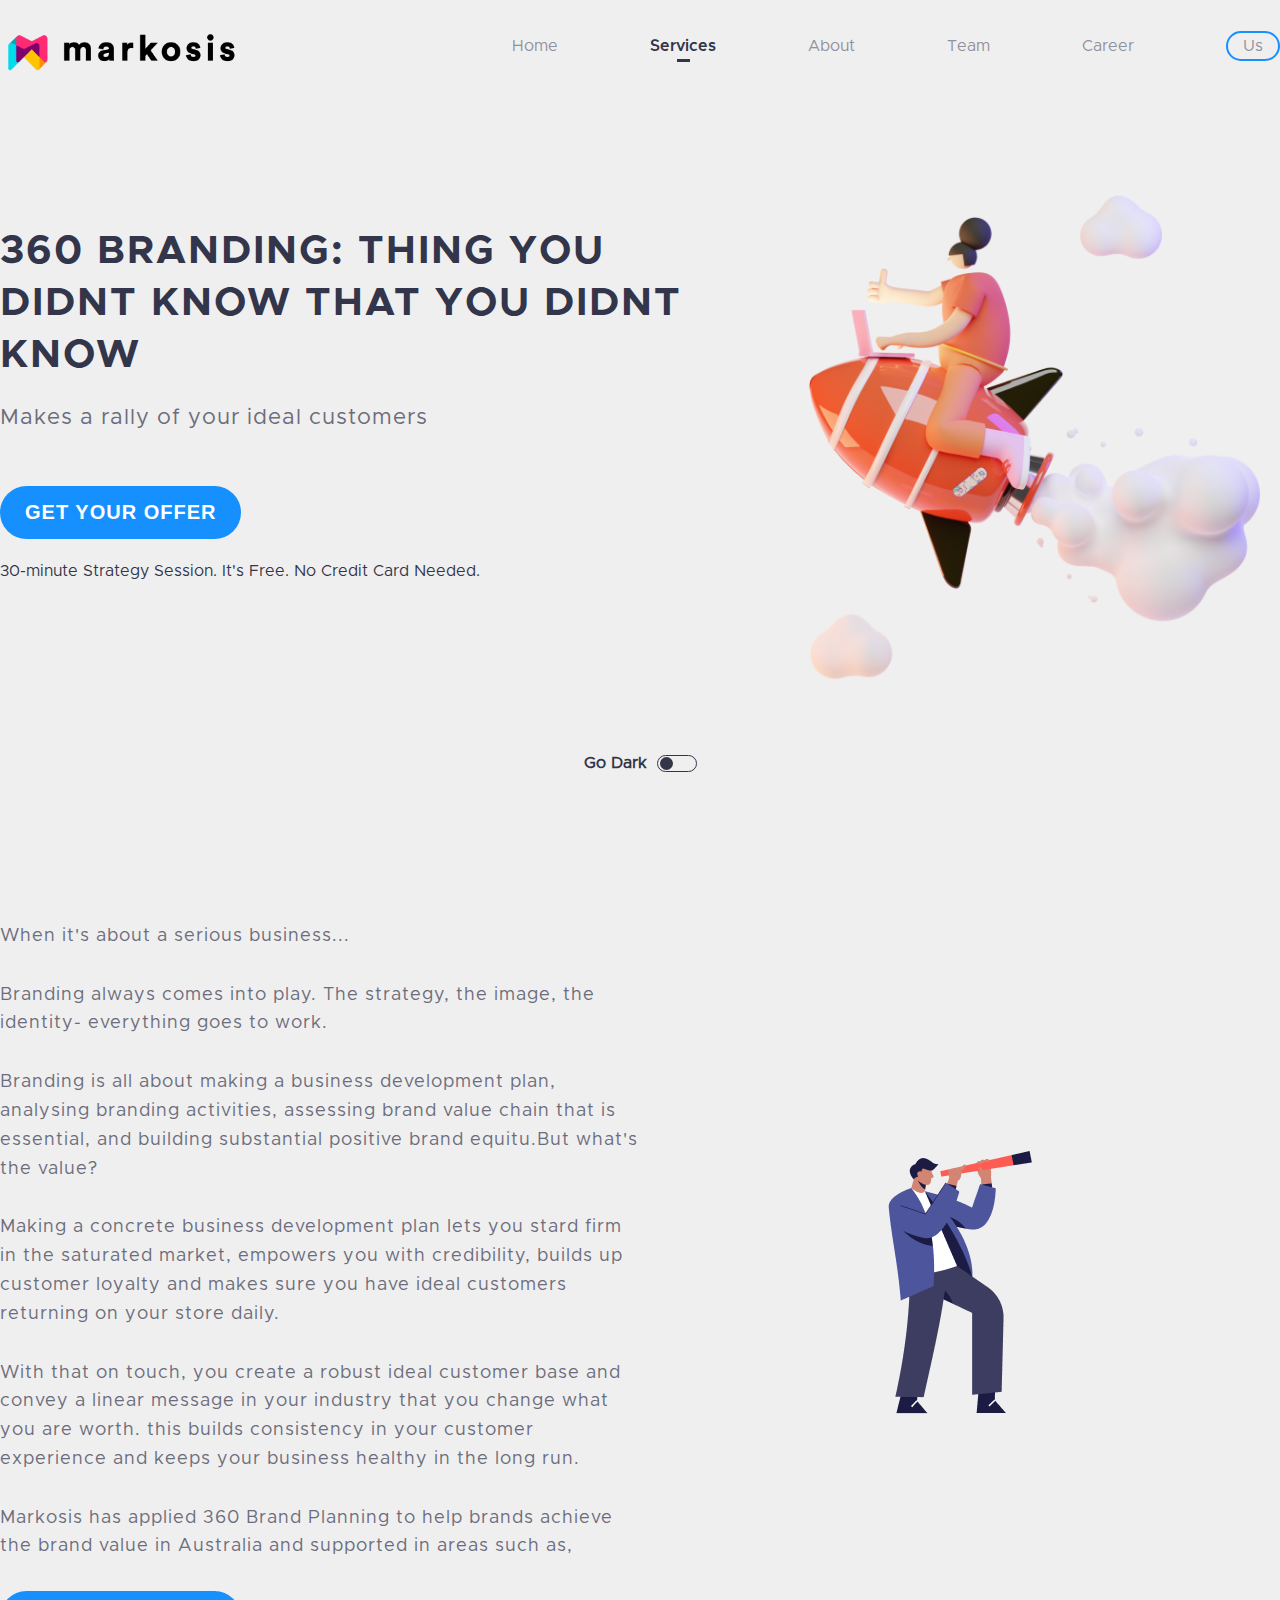
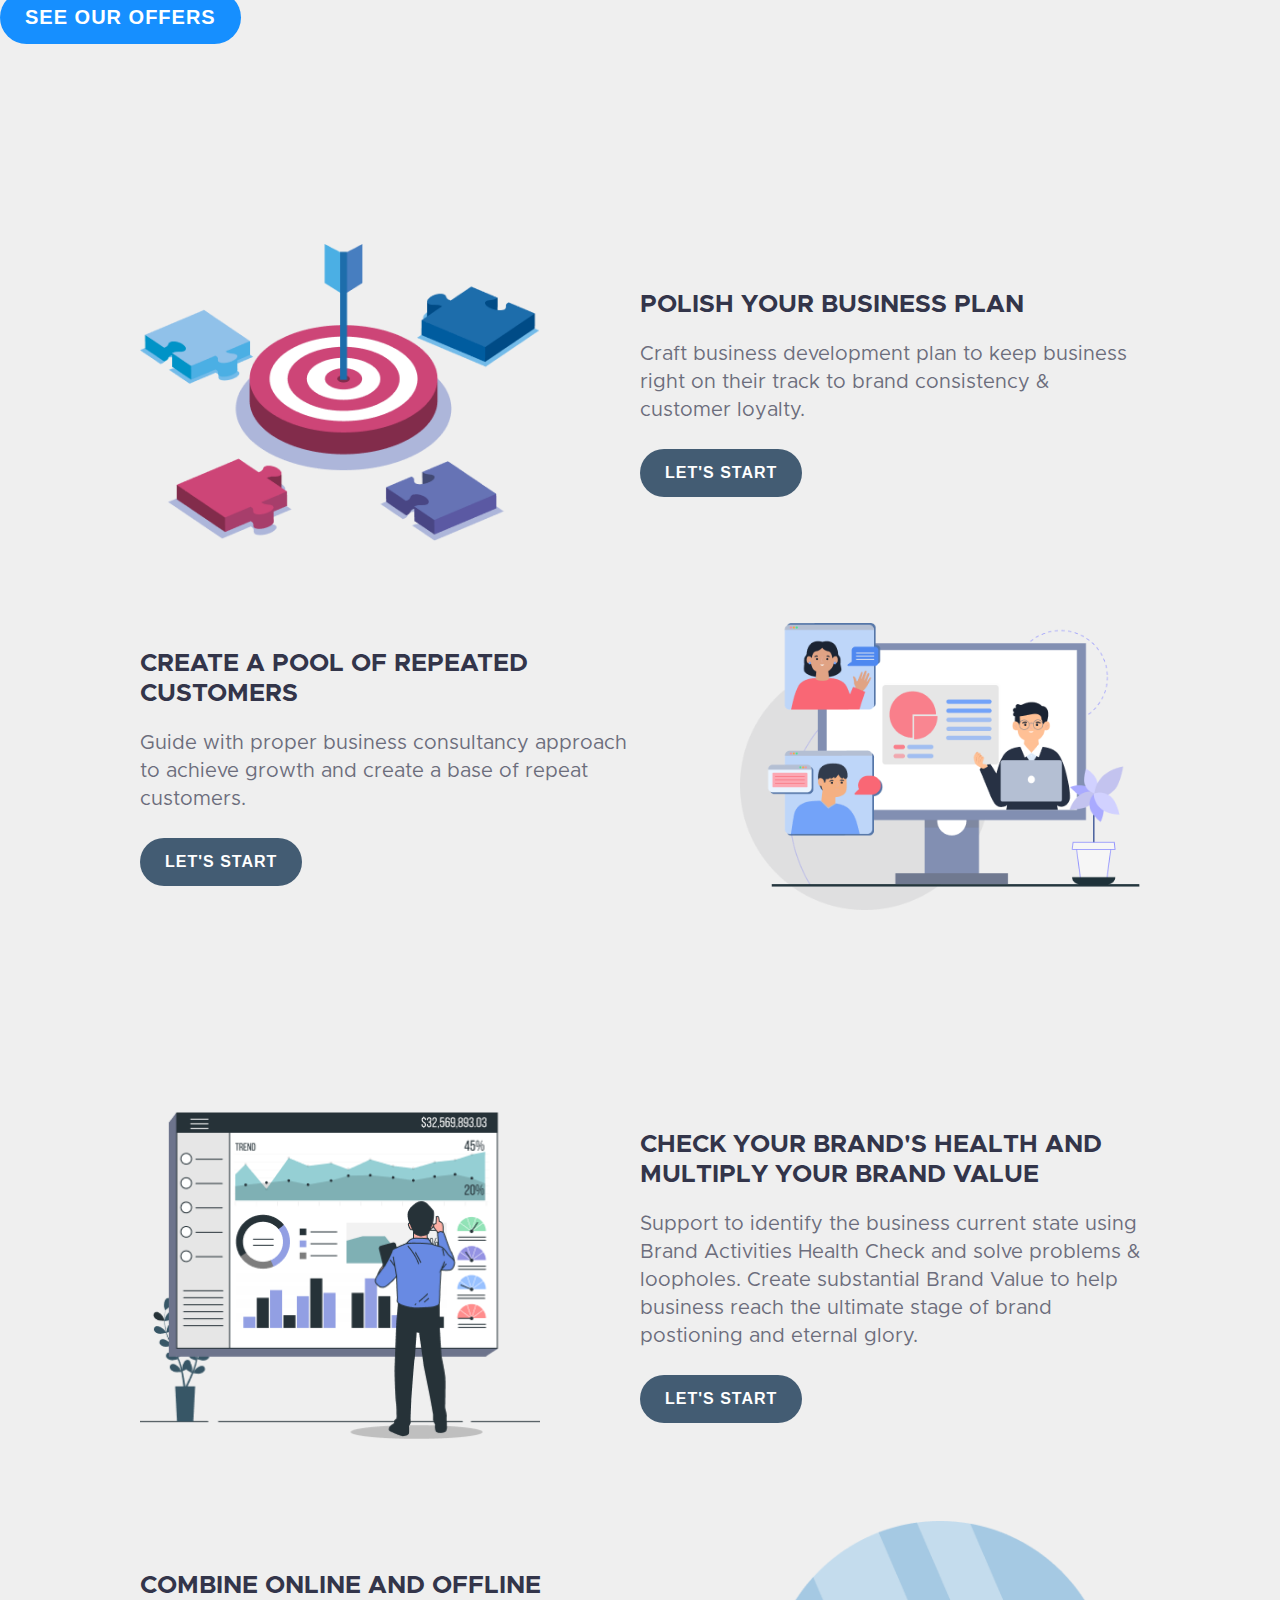
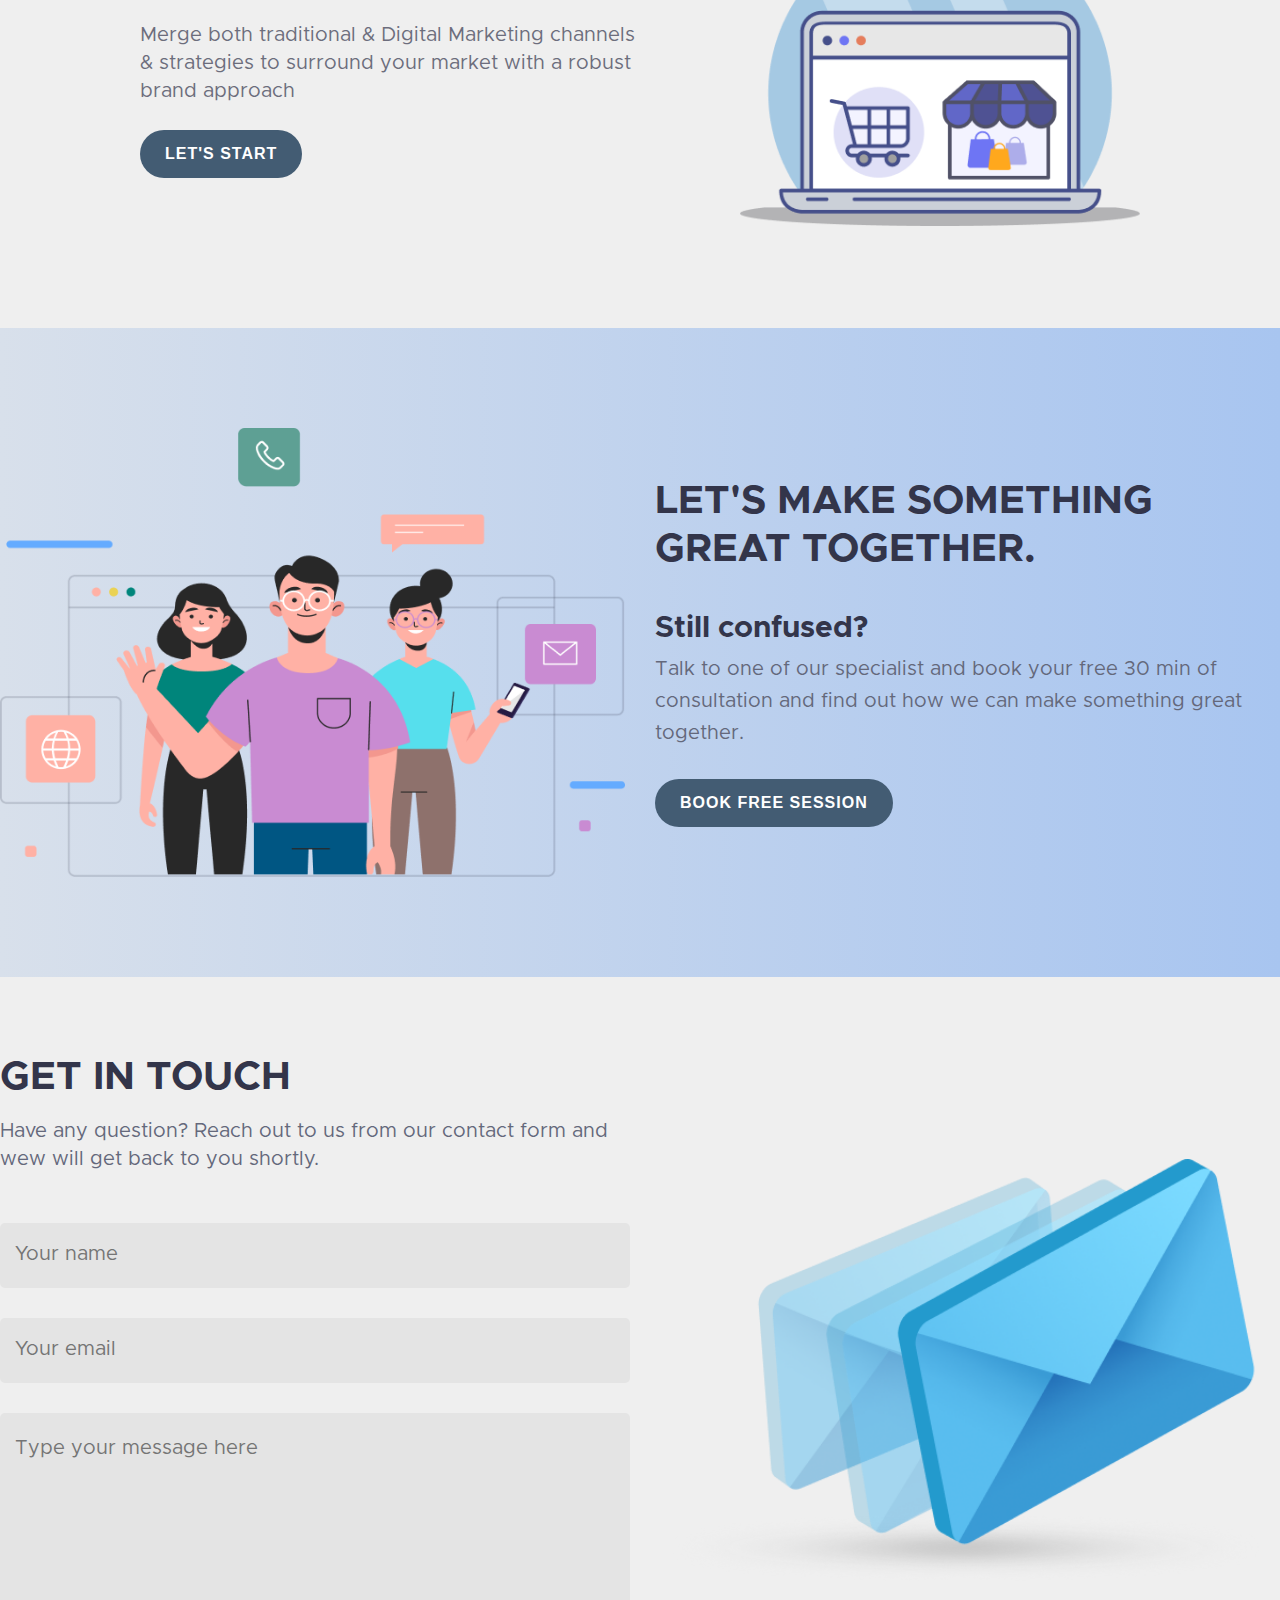
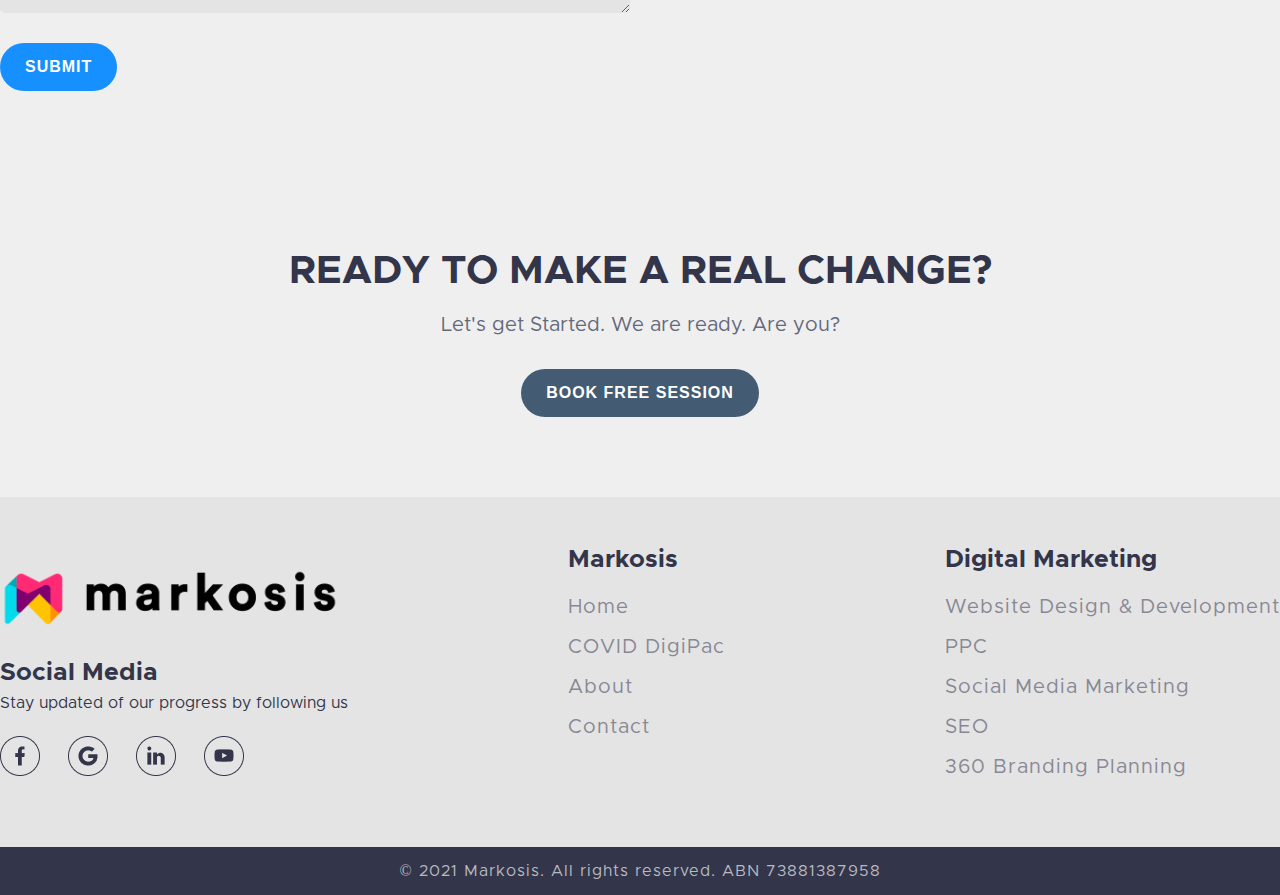
<file: branding-planning.html>
<!DOCTYPE html>
<html lang="en">
  <head>
    <meta charset="UTF-8" />
    <meta http-equiv="X-UA-Compatible" content="IE=edge" />
    <meta name="viewport" content="width=device-width, initial-scale=1.0" />
    <link rel="stylesheet" href="css/style.css" />
    <title>360 branding</title>
  </head>
  <body>
    <!-- header section -->
    <header class="header-section">
      <nav class="nav container">
        <a href="index.html">
          <img class="logo" src="icons/markosis-logo.png" alt="Markosis" />
        </a>
        <ul class="main-nav">
          <li><a href="index.html">Home</a></li>
          <li>
            <a class="active" href="javascript:void(0)"
              >Services <i class="fas fa-chevron-down"></i
            ></a>
            <ul class="dropdown">
              <li>
                <a href="web-design-and-development.html"
                  >Web Design & Development</a
                >
              </li>
              <li><a href="seo.html">SEO</a></li>
              <li><a href="ppc.html">PPC</a></li>
              <li><a href="social-media.html">Social Media</a></li>
              <li>
                <a href="branding-planning.html">360 Branding Planning</a>
              </li>
              <li>
                <a href="marketing-automation.html">Marketing Automation</a>
              </li>
              <li><a href="analytics.html">Analytics</a></li>
            </ul>
          </li>
          <li><a href="about.html">About</a></li>
          <li><a href="team.html">Team</a></li>
          <li><a href="">Career</a></li>
          <li><a class="contact" href="">Us</a></li>
        </ul>
      </nav>
    </header>

    <!-- branding planning banner section -->
    <section class="branding-planning-banner-section">
      <div class="branding-planning-banner-wrapper container">
        <div class="branding-planning-banner-content">
          <h2>360 branding: Thing You Didnt Know that you Didnt know</h2>
          <p>Makes a rally of your ideal customers</p>
          <button class="btn">Get Your Offer</button>
          <p class="pera1">
            30-minute Strategy Session. It's Free. No Credit Card Needed.
          </p>
        </div>
        <div class="branding-planning-banner-character">
          <img src="images/web-character.png" alt="Character" />
        </div>
      </div>
    </section>

    <!-- switch section -->
    <section class="switch-section">
      <span id="dark-light">Go Dark</span>
      <label class="theme-switch" for="checkbox">
        <input type="checkbox" id="checkbox" />
        <div class="slider round"></div>
      </label>
    </section>

    <!-- branding planning offer -->
    <section class="branding-planning-offer-section">
      <div class="branding-planning-offer-wrapper container">
        <div class="branding-planning-offer">
          <div class="branding-planning-offer-content">
            <p>When it's about a serious business...</p>
            <p>
              Branding always comes into play. The strategy, the image, the
              identity- everything goes to work.
            </p>
            <p>
              Branding is all about making a business development plan,
              analysing branding activities, assessing brand value chain that is
              essential, and building substantial positive brand equitu.But
              what's the value?
            </p>
            <p>
              Making a concrete business development plan lets you stard firm in
              the saturated market, empowers you with credibility, builds up
              customer loyalty and makes sure you have ideal customers returning
              on your store daily.
            </p>
            <p>
              With that on touch, you create a robust ideal customer base and
              convey a linear message in your industry that you change what you
              are worth. this builds consistency in your customer experience and
              keeps your business healthy in the long run.
            </p>
            <p>
              Markosis has applied 360 Brand Planning to help brands achieve the
              brand value in Australia and supported in areas such as,
            </p>
            <button class="btn">See Our Offers</button>
          </div>
          <div class="branding-planning-offer-img">
            <img src="images/branding-offer.png" alt="Branding Offer" />
          </div>
        </div>
      </div>
    </section>

    <!-- business plan and pool -->
    <section class="business-plan-and-pool-section">
      <div class="business-plan-and-pool-wrapper container-two">
        <div class="business-plan-and-pool">
          <div class="business-plan-and-pool-img">
            <img src="images/business-plan.png" alt="Business Plan" />
          </div>
          <div class="business-plan-and-pool-content">
            <h5>Polish Your Business Plan</h5>
            <p>
              Craft business development plan to keep business right on their
              track to brand consistency & customer loyalty.
            </p>
            <button class="btn">Let's start</button>
          </div>
          <div class="business-plan-and-pool-content">
            <h5>Create A Pool of Repeated Customers</h5>
            <p>
              Guide with proper business consultancy approach to achieve growth
              and create a base of repeat customers.
            </p>
            <button class="btn">Let's start</button>
          </div>
          <div class="business-plan-and-pool-img">
            <img src="images/pool.png" alt="Pool" />
          </div>
        </div>
      </div>
    </section>

    <!-- brand value online and offline -->
    <section class="brand-value-online-and-offline-section">
      <div class="brand-value-online-and-offline-wrapper container-two">
        <div class="brand-value-online-and-offline">
          <div class="brand-value-online-and-offline-img">
            <img src="images/brand-value.png" alt="Brand Value" />
          </div>
          <div class="brand-value-online-and-offline-content">
            <h5>Check Your Brand's Health and Multiply your Brand Value</h5>
            <p>
              Support to identify the business current state using Brand
              Activities Health Check and solve problems & loopholes. Create
              substantial Brand Value to help business reach the ultimate stage of
              brand postioning and eternal glory.
            </p>
            <button class="btn">Let's start</button>
          </div>
          <div class="brand-value-online-and-offline-content">
            <h5>Combine Online and Offline</h5>
            <p>
              Merge both traditional & Digital Marketing channels & strategies to
              surround your market with a robust brand approach
            </p>
            <button class="btn">Let's start</button>
          </div>
          <div class="brand-value-online-and-offline-img">
            <img src="images/online-and-offline.png" alt="Online and Offline" />
          </div>
        </div>
      </div>
    </section>

    <!-- great together section -->
    <section class="great-together-section">
      <div class="container great-together-wrapper">
        <img src="images/together.png" alt="Together" />
        <div class="great-together-content">
          <h2>Let's make something great together.</h2>
          <h4>Still confused?</h4>
          <p>
            Talk to one of our specialist and book your free 30 min of
            consultation and find out how we can make something great together.
          </p>
          <button class="btn">Book free Session</button>
        </div>
      </div>
    </section>

    <!-- get in touch section -->
    <section class="get-in-touch-section">
      <div class="get-in-touch container">
        <div class="get-in-touch-wrapper">
          <div class="get-in-touch-content">
            <h2>Get in touch</h2>
            <p>
              Have any question? Reach out to us from our contact form and wew
              will get back to you shortly.
            </p>
            <form class="get-in-touch-form" action="">
              <input type="text" placeholder="Your name" />
              <input type="email" placeholder="Your email" />
              <textarea
                placeholder="Type your message here"
                name="message"
                id=""
                cols=""
                rows=""
              ></textarea>
              <button class="btn">Submit</button>
            </form>
          </div>
          <img src="images/envelope.png" alt="Envelope" />
        </div>
      </div>
    </section>

    <!-- real change section -->
    <section class="real-change-section">
      <div class="container real-change">
        <div class="real-change-wrapper">
          <h2>Ready to make a real change?</h2>
          <p>Let's get Started. We are ready. Are you?</p>
          <button class="btn">Book Free Session</button>
        </div>
      </div>
    </section>

    <!-- footer section -->
    <footer class="footer-section">
      <div class="footer-wrapper container">
        <div class="social-media">
          <img src="icons/markosis-logo.png" alt="Markosis" />
          <h5>Social Media</h5>
          <p>Stay updated of our progress by following us</p>
          <div class="social-links">
            <a href="#"><img src="icons/facebook.png" alt="Facebook" /></a>
            <a href="#"><img src="icons/google.png" alt="Google" /></a>
            <a href="#"><img src="icons/linkedin.png" alt="Linked-in" /></a>
            <a href="#"><img src="icons/youtube.png" alt="Youtube" /></a>
          </div>
        </div>
        <div class="markosis">
          <h5>Markosis</h5>
          <ul>
            <li><a href="#">Home</a></li>
            <li><a href="#">COVID DigiPac</a></li>
            <li><a href="#">About</a></li>
            <li><a href="#">Contact</a></li>
          </ul>
        </div>
        <div class="digital-marketing">
          <h5>Digital Marketing</h5>
          <ul>
            <li><a href="#">Website Design & Development</a></li>
            <li><a href="#">PPC</a></li>
            <li><a href="#">Social Media Marketing</a></li>
            <li><a href="#">SEO</a></li>
            <li><a href="#">360 Branding Planning</a></li>
          </ul>
        </div>
      </div>
      <div class="copyright">
        <p>&copy; 2021 Markosis. All rights reserved. ABN 73881387958</p>
      </div>
    </footer>
  </body>
</html>
</file>
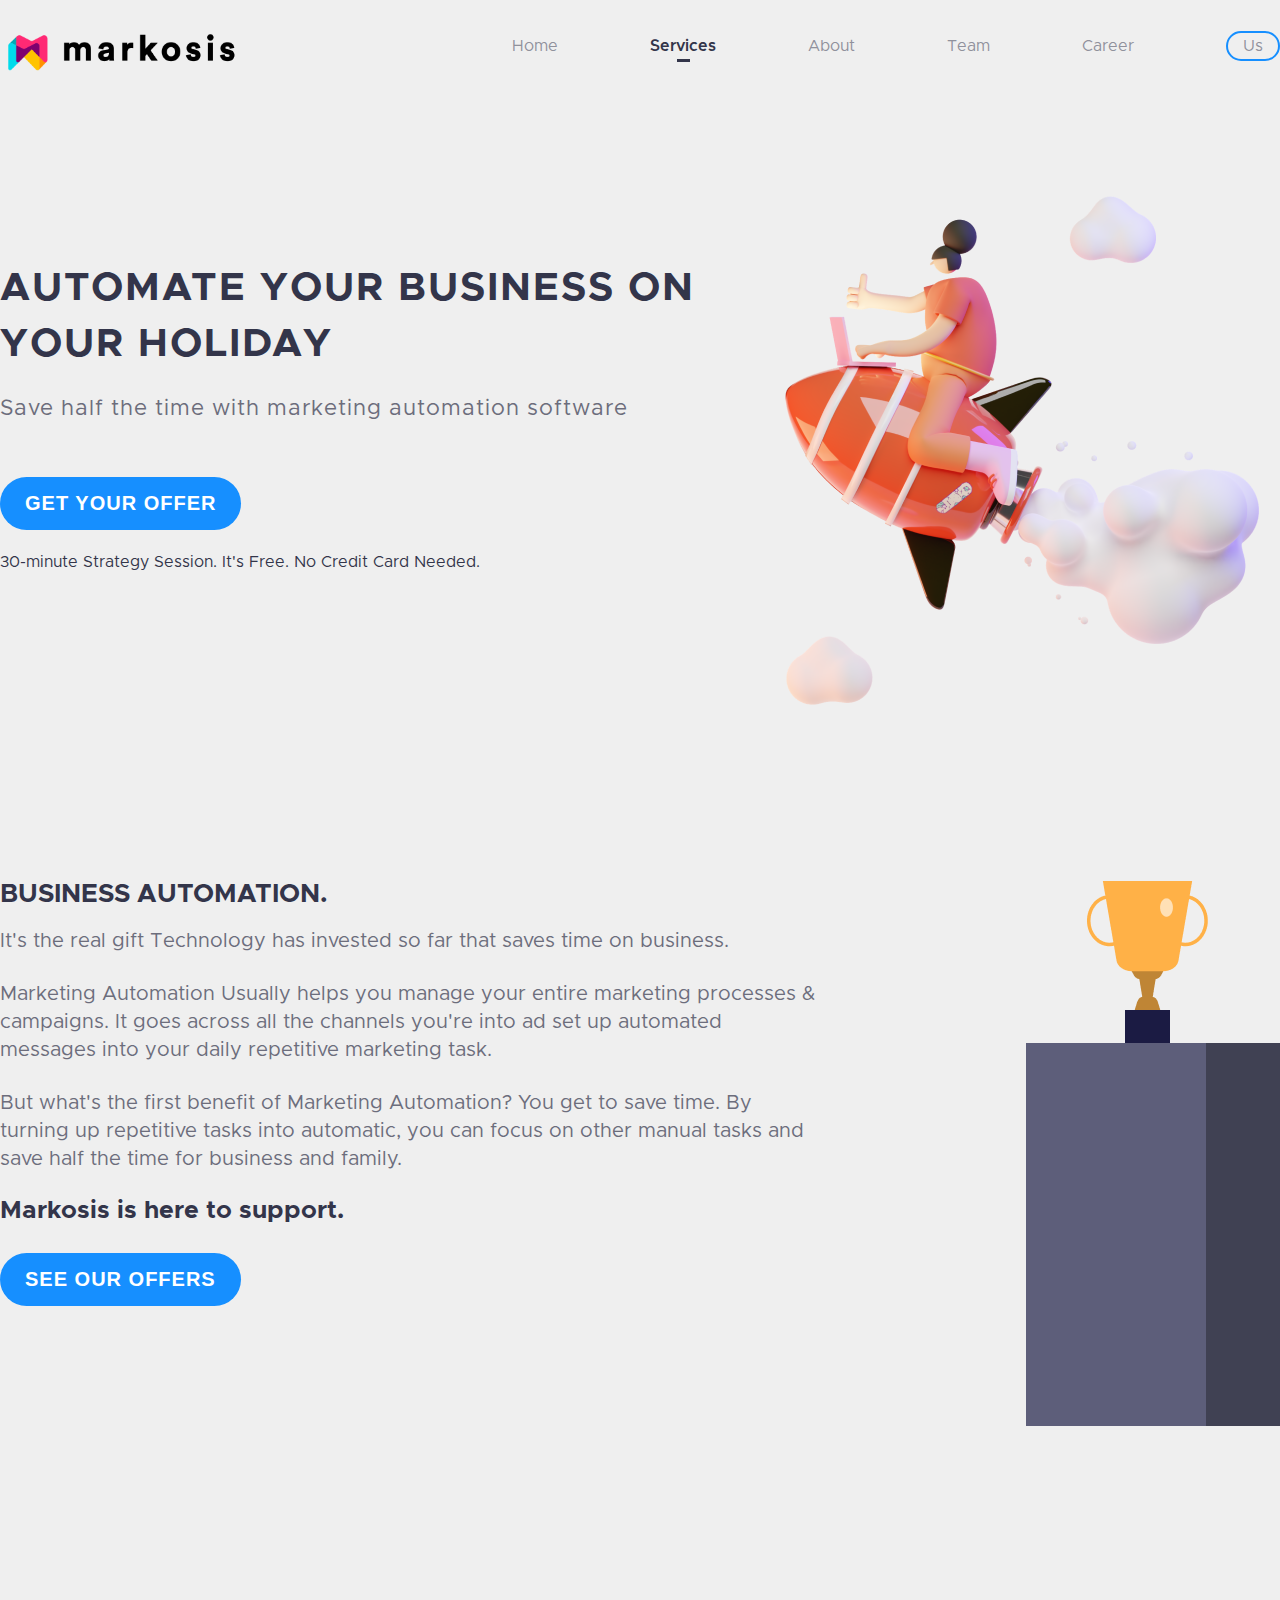
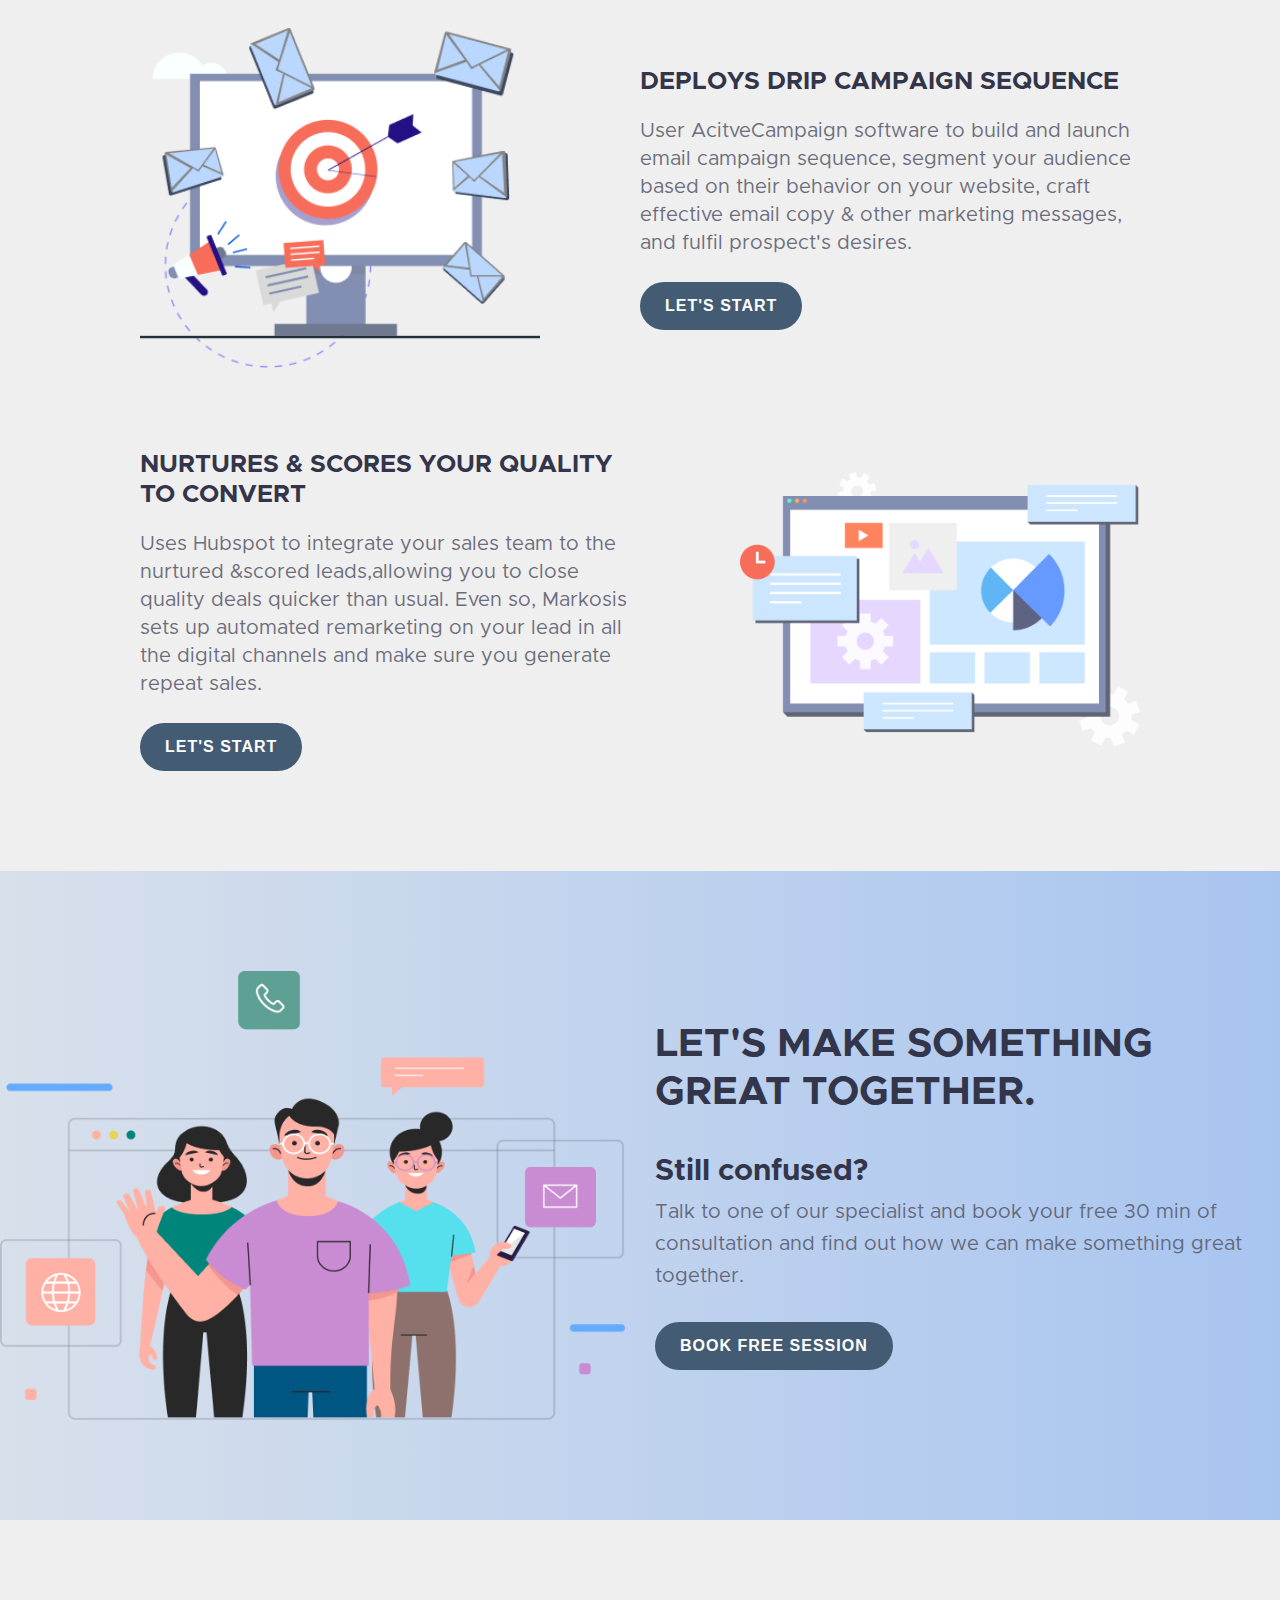
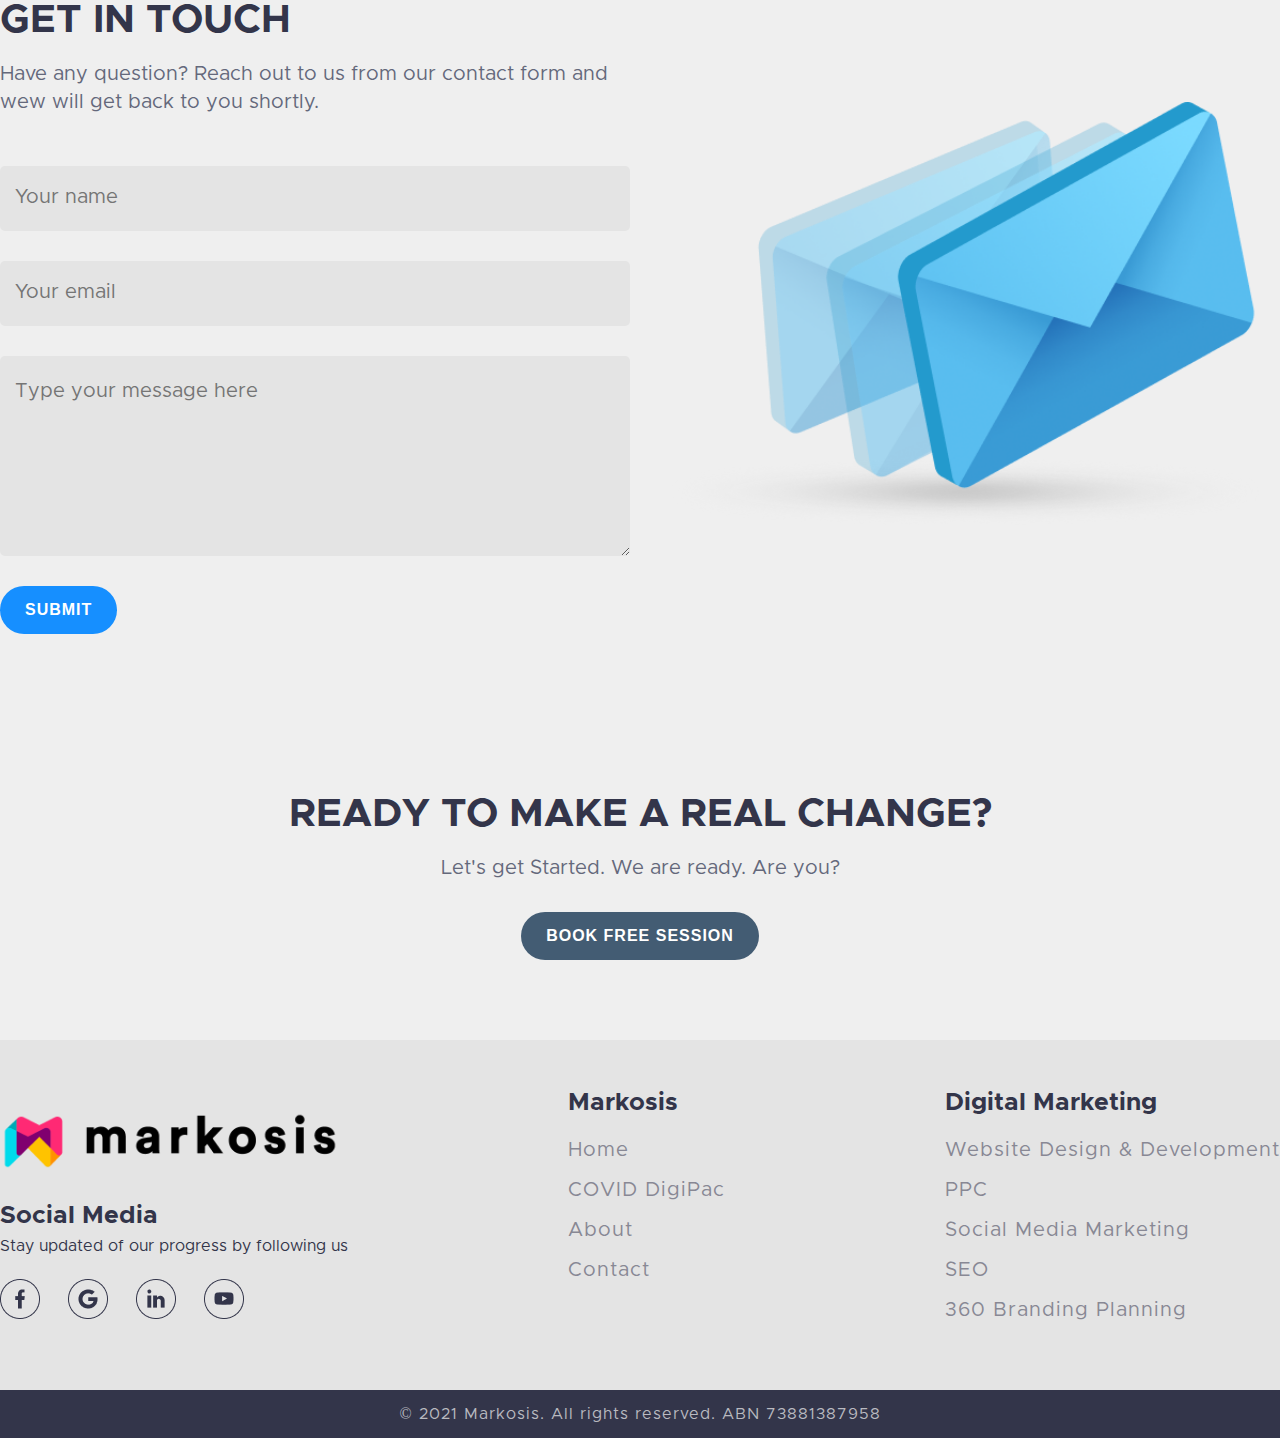
<file: marketing-automation.html>
<!DOCTYPE html>
<html lang="en">
  <head>
    <meta charset="UTF-8" />
    <meta http-equiv="X-UA-Compatible" content="IE=edge" />
    <meta name="viewport" content="width=device-width, initial-scale=1.0" />
    <link rel="stylesheet" href="css/style.css" />
    <title>Document</title>
  </head>
  <body>
    <!-- header section -->
    <header class="header-section">
      <nav class="nav container">
        <a href="index.html">
          <img class="logo" src="icons/markosis-logo.png" alt="Markosis" />
        </a>
        <ul class="main-nav">
          <li><a href="index.html">Home</a></li>
          <li>
            <a class="active" href="javascript:void(0)"
              >Services <i class="fas fa-chevron-down"></i
            ></a>
            <ul class="dropdown">
              <li>
                <a href="web-design-and-development.html"
                  >Web Design & Development</a
                >
              </li>
              <li><a href="seo.html">SEO</a></li>
              <li><a href="ppc.html">PPC</a></li>
              <li><a href="social-media.html">Social Media</a></li>
              <li>
                <a href="branding-planning.html">360 Branding Planning</a>
              </li>
              <li>
                <a href="marketing-automation.html">Marketing Automation</a>
              </li>
              <li><a href="analytics.html">Analytics</a></li>
            </ul>
          </li>
          <li><a href="about.html">About</a></li>
          <li><a href="team.html">Team</a></li>
          <li><a href="">Career</a></li>
          <li><a class="contact" href="">Us</a></li>
        </ul>
      </nav>
    </header>

    <!-- marketing automation banner section -->
    <section class="marketing-automation-banner-section">
      <div class="marketing-automation-banner-wrapper container">
        <div class="marketing-automation-banner-content">
          <h2>Automate Your Business On Your Holiday</h2>
          <p>Save half the time with marketing automation software</p>
          <button class="btn">Get Your Offer</button>
          <p class="pera1">
            30-minute Strategy Session. It's Free. No Credit Card Needed.
          </p>
        </div>
        <div class="marketinga-automation-banner-character">
          <img src="images/web-character.png" alt="Character" />
        </div>
      </div>
    </section>

    <!-- business automation section -->
    <section class="business-automation-section">
      <div class="business-automation-wrapper container">
        <div class="business-automation">
          <div class="business-automation-content">
            <h4>Business automation.</h4>
            <p>
              It's the real gift Technology has invested so far that saves time
              on business.
            </p>
            <p>
              Marketing Automation Usually helps you manage your entire
              marketing processes & campaigns. It goes across all the channels
              you're into ad set up automated messages into your daily
              repetitive marketing task.
            </p>
            <p>
              But what's the first benefit of Marketing Automation? You get to
              save time. By turning up repetitive tasks into automatic, you can
              focus on other manual tasks and save half the time for business
              and family.
            </p>
            <h5>Markosis is here to support.</h5>
            <button class="btn">See Our Offers</button>
          </div>
          <div class="business-automation-img">
            <img
              src="images/business-automation.png"
              alt="Business Automatioin"
            />
          </div>
        </div>
      </div>
    </section>

    <!-- deploys and nurtures -->
    <section class="deploys-and-nurtures-section">
      <div class="deploys-and-nurtures-wrapper container-two">
        <div class="deploys-and-nurtures">
          <div class="deploys-and-nurtures-img">
            <img src="images/deploys.png" alt="Deploys" />
          </div>
          <div class="deploys-and-nurtures-content">
            <h5>Deploys Drip Campaign Sequence</h5>
            <p>
              User AcitveCampaign software to build and launch email campaign
              sequence, segment your audience based on their behavior on your
              website, craft effective email copy & other marketing messages,
              and fulfil prospect's desires.
            </p>
            <button class="btn">Let's start</button>
          </div>
          <div class="deploys-and-nurtures-content">
            <h5>Nurtures & Scores Your Quality To Convert</h5>
            <p>
              Uses Hubspot to integrate your sales team to the nurtured &scored
              leads,allowing you to close quality deals quicker than usual. Even
              so, Markosis sets up automated remarketing on your lead in all the
              digital channels and make sure you generate repeat sales.
            </p>
            <button class="btn">Let's start</button>
          </div>
          <div class="deploys-and-nurtures-img">
            <img src="images/nurtures.png" alt="Nurtures" />
          </div>
        </div>
      </div>
    </section>

    <!-- great together section -->
    <section class="great-together-section">
      <div class="container great-together-wrapper">
        <img src="images/together.png" alt="Together" />
        <div class="great-together-content">
          <h2>Let's make something great together.</h2>
          <h4>Still confused?</h4>
          <p>
            Talk to one of our specialist and book your free 30 min of
            consultation and find out how we can make something great together.
          </p>
          <button class="btn">Book free Session</button>
        </div>
      </div>
    </section>

    <!-- get in touch section -->
    <section class="get-in-touch-section">
      <div class="get-in-touch container">
        <div class="get-in-touch-wrapper">
          <div class="get-in-touch-content">
            <h2>Get in touch</h2>
            <p>
              Have any question? Reach out to us from our contact form and wew
              will get back to you shortly.
            </p>
            <form class="get-in-touch-form" action="">
              <input type="text" placeholder="Your name" />
              <input type="email" placeholder="Your email" />
              <textarea
                placeholder="Type your message here"
                name="message"
                id=""
                cols=""
                rows=""
              ></textarea>
              <button class="btn">Submit</button>
            </form>
          </div>
          <img src="images/envelope.png" alt="Envelope" />
        </div>
      </div>
    </section>

    <!-- real change section -->
    <section class="real-change-section">
      <div class="container real-change">
        <div class="real-change-wrapper">
          <h2>Ready to make a real change?</h2>
          <p>Let's get Started. We are ready. Are you?</p>
          <button class="btn">Book Free Session</button>
        </div>
      </div>
    </section>

    <!-- footer section -->
    <footer class="footer-section">
      <div class="footer-wrapper container">
        <div class="social-media">
          <img src="icons/markosis-logo.png" alt="Markosis" />
          <h5>Social Media</h5>
          <p>Stay updated of our progress by following us</p>
          <div class="social-links">
            <a href="#"><img src="icons/facebook.png" alt="Facebook" /></a>
            <a href="#"><img src="icons/google.png" alt="Google" /></a>
            <a href="#"><img src="icons/linkedin.png" alt="Linked-in" /></a>
            <a href="#"><img src="icons/youtube.png" alt="Youtube" /></a>
          </div>
        </div>
        <div class="markosis">
          <h5>Markosis</h5>
          <ul>
            <li><a href="#">Home</a></li>
            <li><a href="#">COVID DigiPac</a></li>
            <li><a href="#">About</a></li>
            <li><a href="#">Contact</a></li>
          </ul>
        </div>
        <div class="digital-marketing">
          <h5>Digital Marketing</h5>
          <ul>
            <li><a href="#">Website Design & Development</a></li>
            <li><a href="#">PPC</a></li>
            <li><a href="#">Social Media Marketing</a></li>
            <li><a href="#">SEO</a></li>
            <li><a href="#">360 Branding Planning</a></li>
          </ul>
        </div>
      </div>
      <div class="copyright">
        <p>&copy; 2021 Markosis. All rights reserved. ABN 73881387958</p>
      </div>
    </footer>
  </body>
</html>
</file>
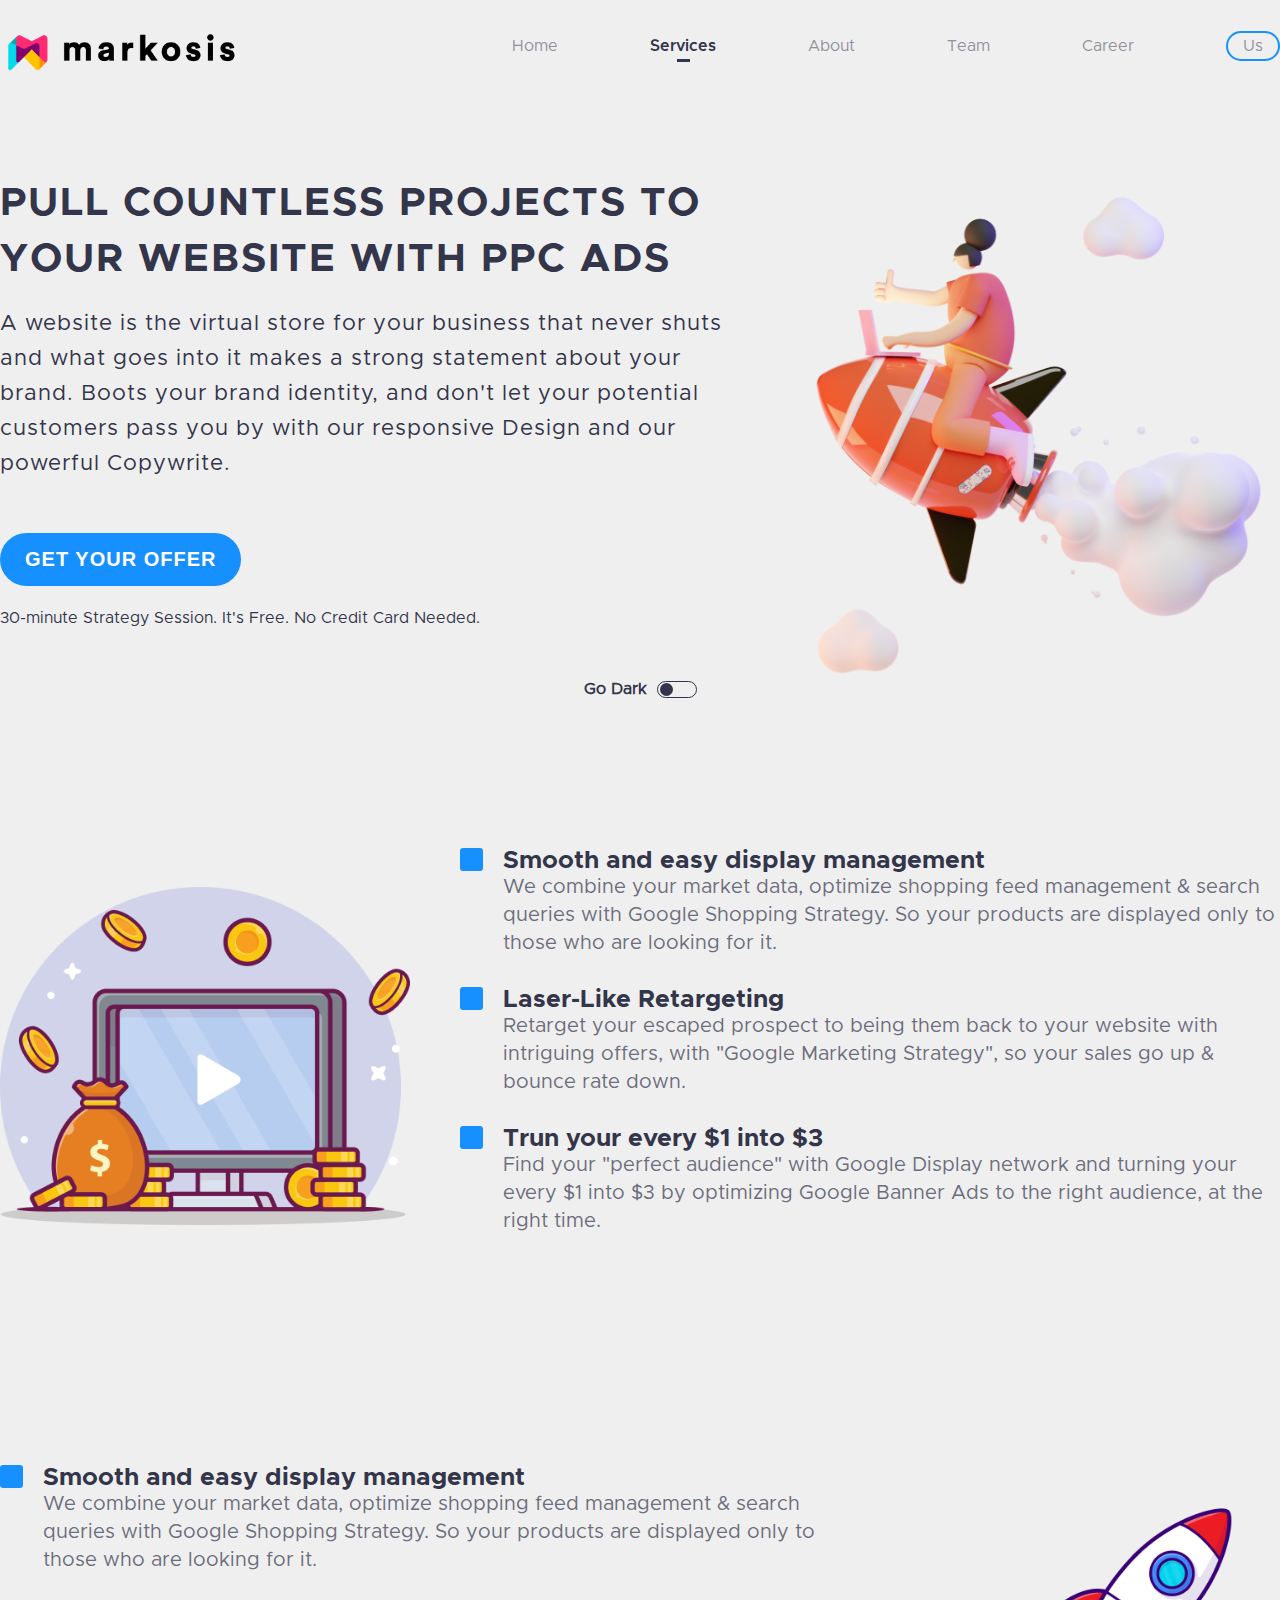
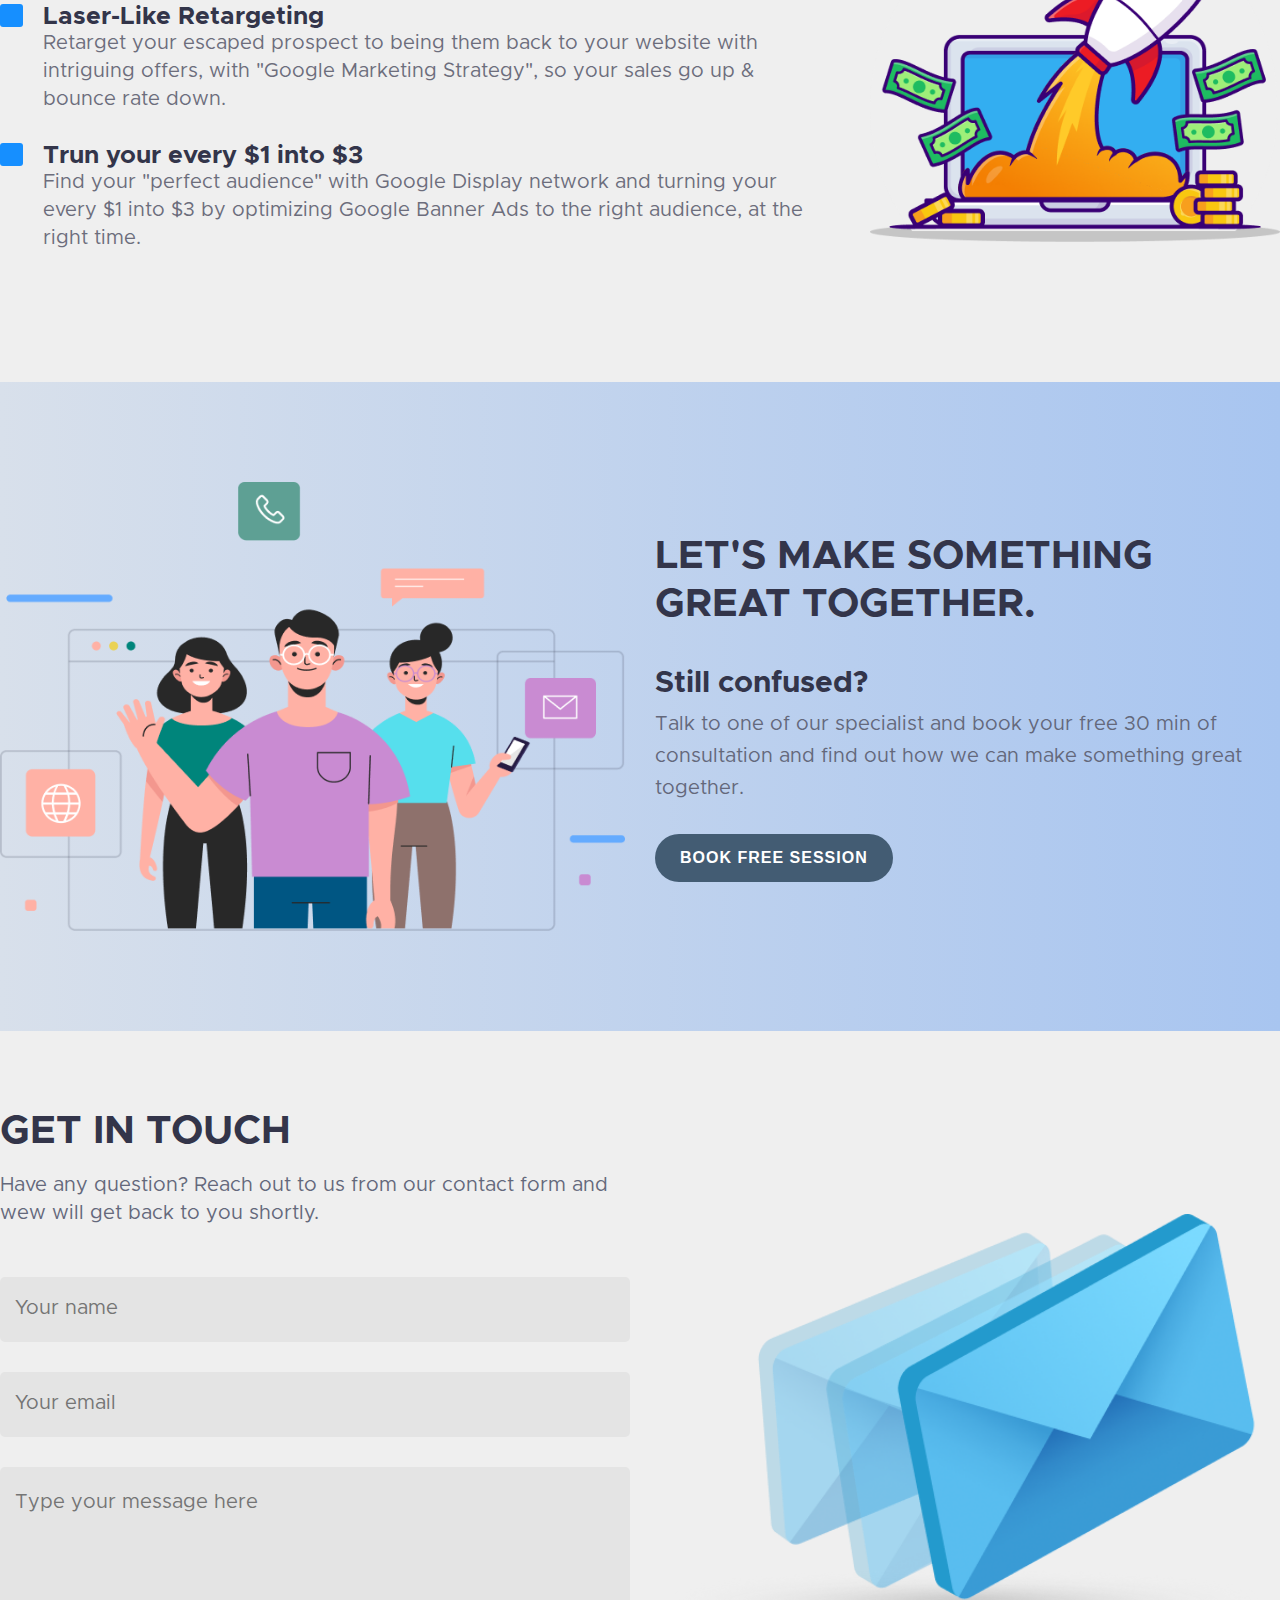
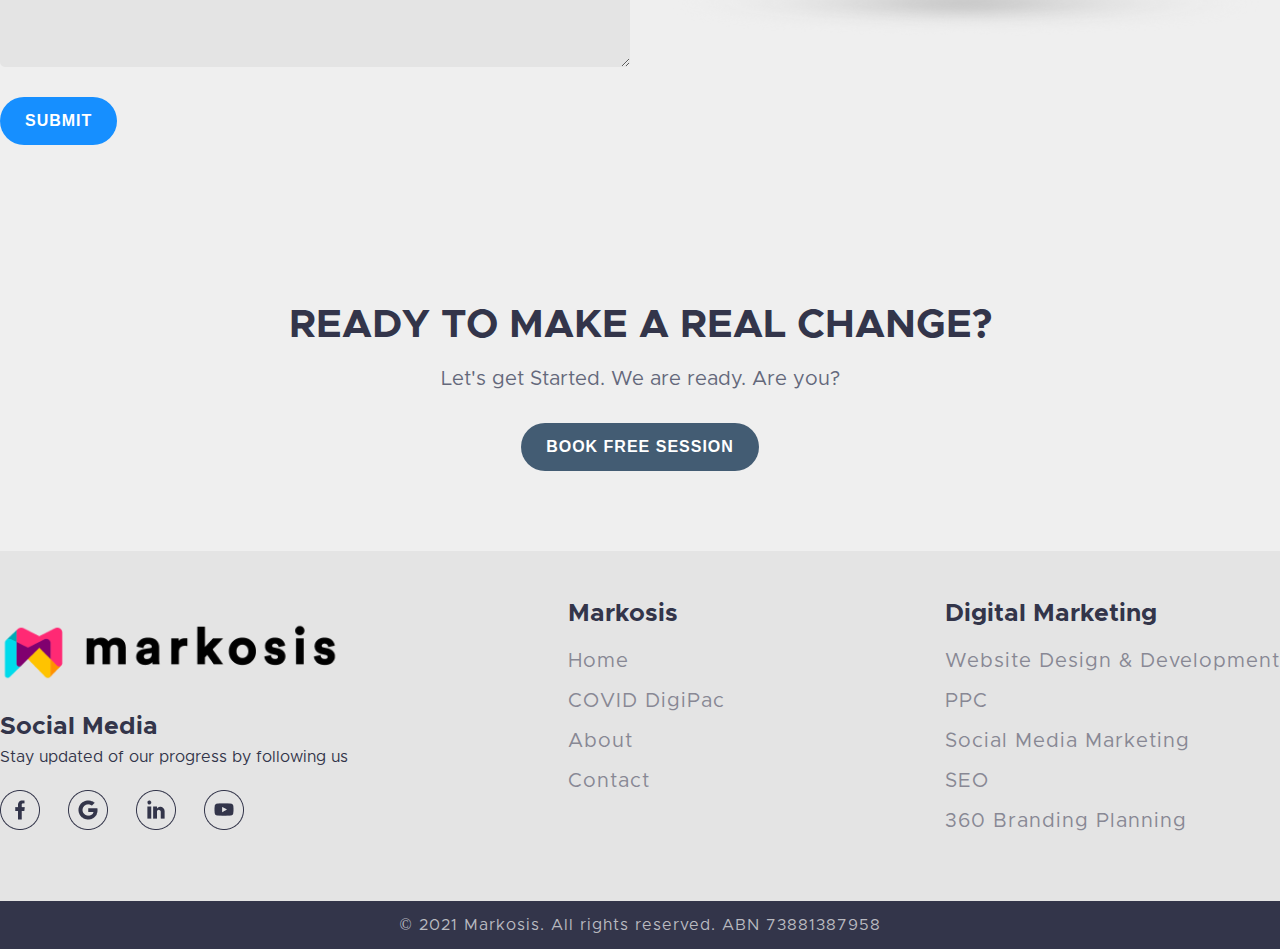
<file: ppc.html>
<!DOCTYPE html>
<html lang="en">
  <head>
    <meta charset="UTF-8" />
    <meta http-equiv="X-UA-Compatible" content="IE=edge" />
    <meta name="viewport" content="width=device-width, initial-scale=1.0" />
    <link
      rel="stylesheet"
      href="https://cdnjs.cloudflare.com/ajax/libs/font-awesome/5.15.3/css/all.min.css"
      integrity="sha512-iBBXm8fW90+nuLcSKlbmrPcLa0OT92xO1BIsZ+ywDWZCvqsWgccV3gFoRBv0z+8dLJgyAHIhR35VZc2oM/gI1w=="
      crossorigin="anonymous"
    />
    <link rel="stylesheet" href="css/style.css" />
    <title>Markosis</title>
  </head>
  <body>
    <!-- header section -->
    <header class="header-section">
      <nav class="nav container">
        <a href="index.html">
          <img class="logo" src="icons/markosis-logo.png" alt="Markosis" />
        </a>
        <ul class="main-nav">
          <li><a href="index.html">Home</a></li>
          <li>
            <a class="active" href="javascript:void(0)"
              >Services <i class="fas fa-chevron-down"></i
            ></a>
            <ul class="dropdown">
              <li>
                <a href="web-design-and-development.html"
                  >Web Design & Development</a
                >
              </li>
              <li><a href="seo.html">SEO</a></li>
              <li><a href="ppc.html">PPC</a></li>
              <li><a href="social-media.html">Social Media</a></li>
              <li>
                <a href="branding-planning.html">360 Branding Planning</a>
              </li>
              <li>
                <a href="marketing-automation.html">Marketing Automation</a>
              </li>
              <li><a href="analytics.html">Analytics</a></li>
            </ul>
          </li>
          <li><a href="about.html">About</a></li>
          <li><a href="team.html">Team</a></li>
          <li><a href="">Career</a></li>
          <li><a class="contact" href="">Us</a></li>
        </ul>
      </nav>
    </header>

    <!-- ppc banner section -->
    <section class="ppc-banner-section">
      <div class="ppc-banner-wrapper container">
        <div class="ppc-banner-content">
          <h2>Pull countless projects to your website with ppc ads</h2>
          <p>
            A website is the virtual store for your business that never shuts
            and what goes into it makes a strong statement about your brand.
            Boots your brand identity, and don't let your potential customers
            pass you by with our responsive Design and our powerful Copywrite.
          </p>
          <button class="btn">Get Your Offer</button>
          <p class="pera1">
            30-minute Strategy Session. It's Free. No Credit Card Needed.
          </p>
        </div>
        <div class="ppc-banner-character">
          <img src="images/web-character.png" alt="Character" />
        </div>
      </div>
    </section>

    <!-- switch section -->
    <section class="switch-section">
      <span id="dark-light">Go Dark</span>
      <label class="theme-switch" for="checkbox">
        <input type="checkbox" id="checkbox" />
        <div class="slider round"></div>
      </label>
    </section>

    <!-- landing pages section
    <section class="ppc-section">
      <div class="container ppc-wrapper">
        <div class="ppc">
          <div class="ppc-content">
            
          </div>
          <div class="landing-pages-image">
            <img src="images/landing-img.png" alt="Landing Pages" />
          </div>
        </div>
      </div>
    </section> -->

    <!-- ppc analysis one section -->
    <div class="ppc-analysis-one-section">
      <div class="ppc-analysis-one-wrapper container">
        <div class="ppc-analysis-one">
          <div class="ppc-analysis-one-img">
            <img src="images/ppc-analysis-one.png" alt="PPC Analysis" />
          </div>
          <div class="ppc-analysis-one-content">
            <div class="ppc-content-and-block">
              <div class="block"></div>
              <div class="content">
                <h5>Smooth and easy display management</h5>
                <p>
                  We combine your market data, optimize shopping feed management & search queries with Google Shopping Strategy. So your products are displayed only to those who are looking for it.
                </p>
              </div>
            </div>
            <div class="ppc-content-and-block">
              <div class="block"></div>
              <div class="content">
                <h5>Laser-Like Retargeting</h5>
                <p>
                  Retarget your escaped prospect to being them back to your website with intriguing offers, with "Google Marketing Strategy", so your sales go up & bounce rate down.
                </p>
              </div>
            </div>
            <div class="ppc-content-and-block">
              <div class="block"></div>
              <div class="content">
                <h5>Trun your every $1 into $3</h5>
                <p>
                  Find your "perfect audience" with Google Display network and turning your every $1 into $3 by optimizing Google Banner Ads to the right audience, at the right time.
                </p>
              </div>
            </div>
          </div>
        </div>
      </div>
    </div>

    <!-- ppc analysis two section -->
    <div class="ppc-analysis-two-section">
      <div class="ppc-analysis-two-wrapper container">
        <div class="ppc-analysis-two">
          <div class="ppc-analysis-two-content">
            <div class="ppc-content-and-block">
              <div class="block"></div>
              <div class="content">
                <h5>Smooth and easy display management</h5>
                <p>
                  We combine your market data, optimize shopping feed management & search queries with Google Shopping Strategy. So your products are displayed only to those who are looking for it.
                </p>
              </div>
            </div>
            <div class="ppc-content-and-block">
              <div class="block"></div>
              <div class="content">
                <h5>Laser-Like Retargeting</h5>
                <p>
                  Retarget your escaped prospect to being them back to your website with intriguing offers, with "Google Marketing Strategy", so your sales go up & bounce rate down.
                </p>
              </div>
            </div>
            <div class="ppc-content-and-block">
              <div class="block"></div>
              <div class="content">
                <h5>Trun your every $1 into $3</h5>
                <p>
                  Find your "perfect audience" with Google Display network and turning your every $1 into $3 by optimizing Google Banner Ads to the right audience, at the right time.
                </p>
              </div>
            </div>
          </div>
          <div class="ppc-analysis-two-img">
            <img src="images/ppc-analysis-two.png" alt="PPC Analysis" />
          </div>
        </div>
      </div>
    </div>

    <!-- great together section -->
    <section class="great-together-section">
      <div class="container great-together-wrapper">
        <img src="images/together.png" alt="Together" />
        <div class="great-together-content">
          <h2>Let's make something great together.</h2>
          <h4>Still confused?</h4>
          <p>
            Talk to one of our specialist and book your free 30 min of
            consultation and find out how we can make something great together.
          </p>
          <button class="btn">Book free Session</button>
        </div>
      </div>
    </section>

    <!-- get in touch section -->
    <section class="get-in-touch-section">
      <div class="get-in-touch container">
        <div class="get-in-touch-wrapper">
          <div class="get-in-touch-content">
            <h2>Get in touch</h2>
            <p>
              Have any question? Reach out to us from our contact form and wew
              will get back to you shortly.
            </p>
            <form class="get-in-touch-form" action="">
              <input type="text" placeholder="Your name" />
              <input type="email" placeholder="Your email" />
              <textarea
                placeholder="Type your message here"
                name="message"
                id=""
                cols=""
                rows=""
              ></textarea>
              <button class="btn">Submit</button>
            </form>
          </div>
          <img src="images/envelope.png" alt="Envelope" />
        </div>
      </div>
    </section>

    <!-- real change section -->
    <section class="real-change-section">
      <div class="container real-change">
        <div class="real-change-wrapper">
          <h2>Ready to make a real change?</h2>
          <p>Let's get Started. We are ready. Are you?</p>
          <button class="btn">Book Free Session</button>
        </div>
      </div>
    </section>

    <!-- footer section -->
    <footer class="footer-section">
      <div class="footer-wrapper container">
        <div class="social-media">
          <img src="icons/markosis-logo.png" alt="Markosis" />
          <h5>Social Media</h5>
          <p>Stay updated of our progress by following us</p>
          <div class="social-links">
            <a href="#"><img src="icons/facebook.png" alt="Facebook" /></a>
            <a href="#"><img src="icons/google.png" alt="Google" /></a>
            <a href="#"><img src="icons/linkedin.png" alt="Linked-in" /></a>
            <a href="#"><img src="icons/youtube.png" alt="Youtube" /></a>
          </div>
        </div>
        <div class="markosis">
          <h5>Markosis</h5>
          <ul>
            <li><a href="#">Home</a></li>
            <li><a href="#">COVID DigiPac</a></li>
            <li><a href="#">About</a></li>
            <li><a href="#">Contact</a></li>
          </ul>
        </div>
        <div class="digital-marketing">
          <h5>Digital Marketing</h5>
          <ul>
            <li><a href="#">Website Design & Development</a></li>
            <li><a href="#">PPC</a></li>
            <li><a href="#">Social Media Marketing</a></li>
            <li><a href="#">SEO</a></li>
            <li><a href="#">360 Branding Planning</a></li>
          </ul>
        </div>
      </div>
      <div class="copyright">
        <p>&copy; 2021 Markosis. All rights reserved. ABN 73881387958</p>
      </div>
    </footer>

    <script src="scripts/main.js"></script>
  </body>
</html>
</file>
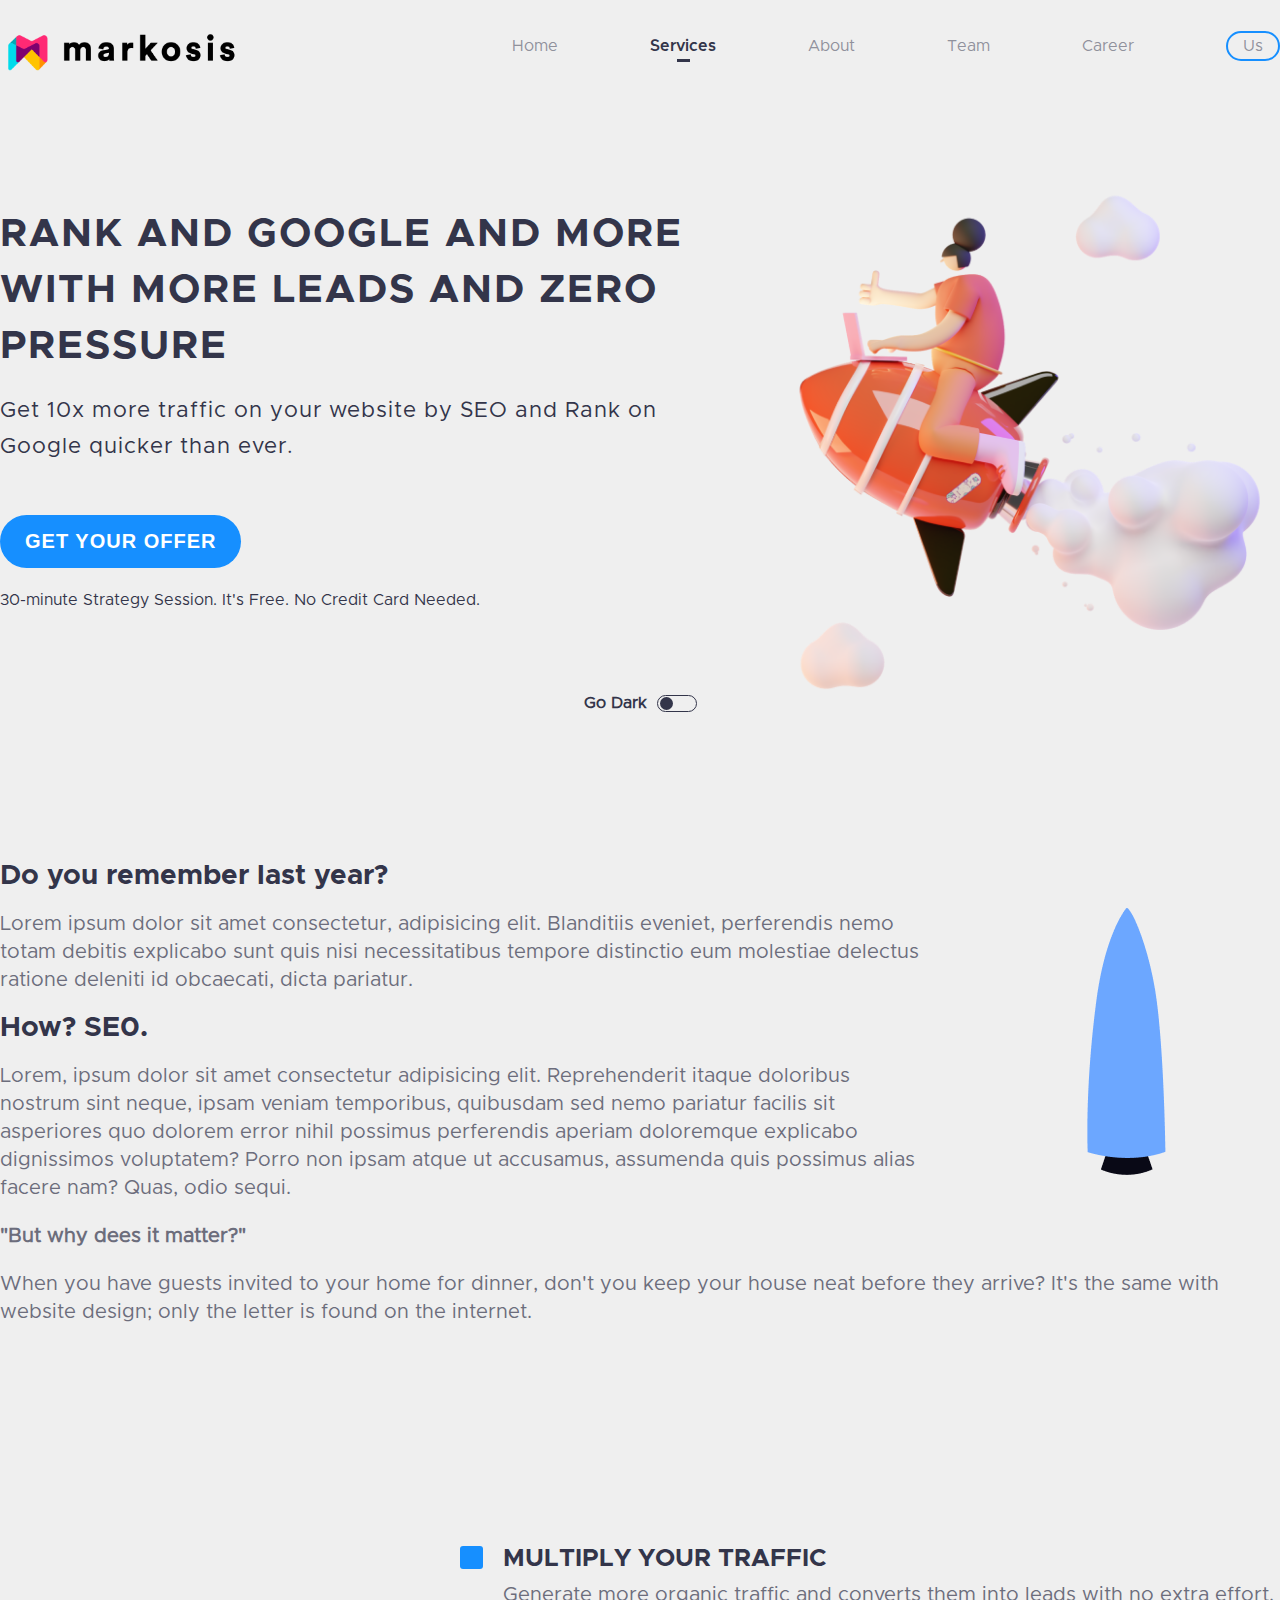
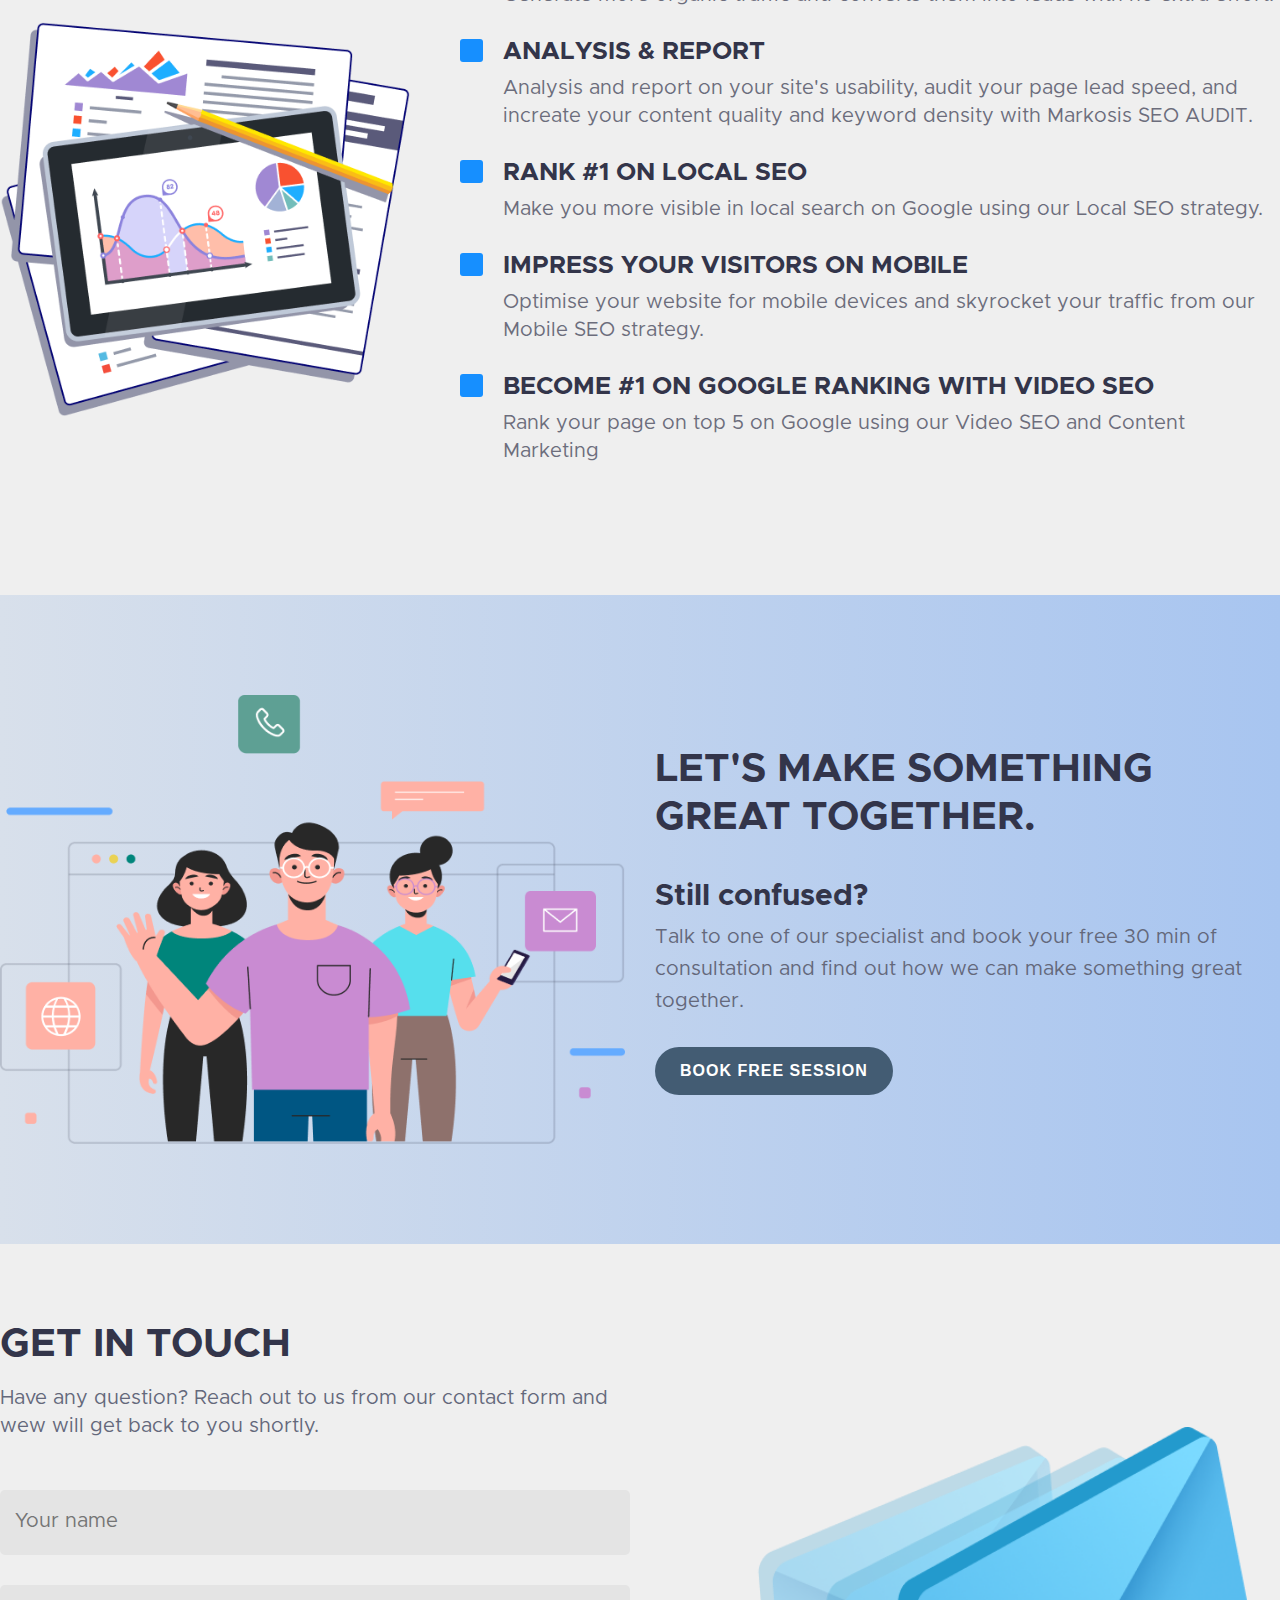
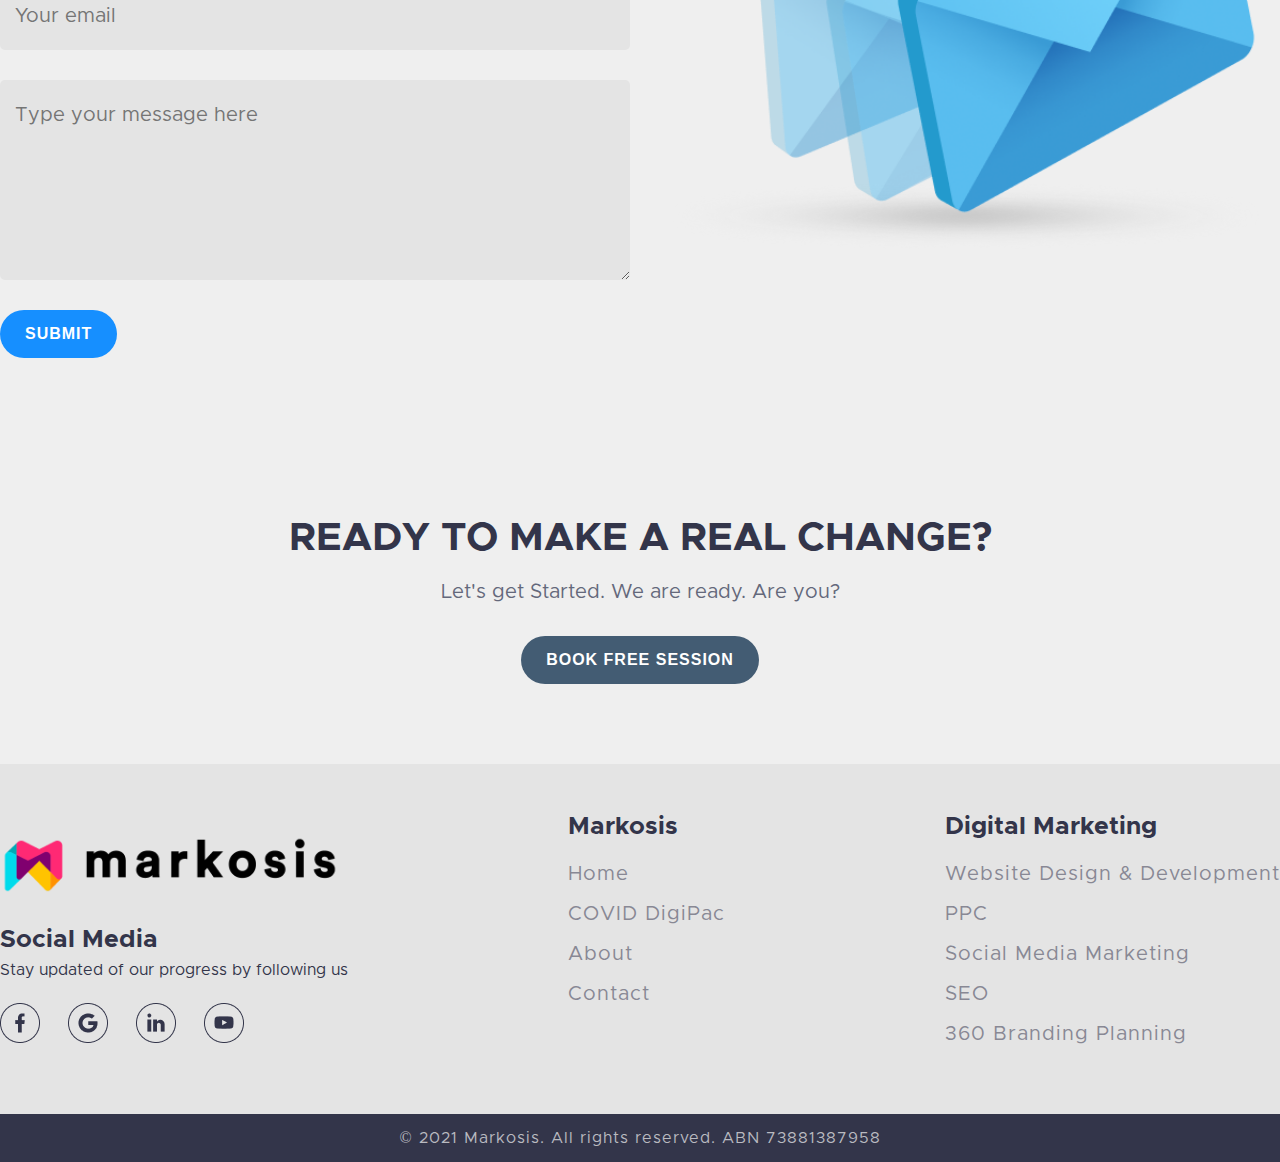
<file: seo.html>
<!DOCTYPE html>
<html lang="en">
  <head>
    <meta charset="UTF-8" />
    <meta http-equiv="X-UA-Compatible" content="IE=edge" />
    <meta name="viewport" content="width=device-width, initial-scale=1.0" />
    <link
      rel="stylesheet"
      href="https://cdnjs.cloudflare.com/ajax/libs/font-awesome/5.15.3/css/all.min.css"
      integrity="sha512-iBBXm8fW90+nuLcSKlbmrPcLa0OT92xO1BIsZ+ywDWZCvqsWgccV3gFoRBv0z+8dLJgyAHIhR35VZc2oM/gI1w=="
      crossorigin="anonymous"
    />
    <link rel="stylesheet" href="css/style.css" />
    <title>Markosis</title>
  </head>
  <body>
    <!-- header section -->
    <header class="header-section">
      <nav class="nav container">
        <a href="index.html">
          <img class="logo" src="icons/markosis-logo.png" alt="Markosis" />
        </a>
        <ul class="main-nav">
          <li><a href="index.html">Home</a></li>
          <li>
            <a class="active" href="javascript:void(0)"
              >Services <i class="fas fa-chevron-down"></i
            ></a>
            <ul class="dropdown">
              <li>
                <a href="web-design-and-development.html"
                  >Web Design & Development</a
                >
              </li>
              <li><a href="seo.html">SEO</a></li>
              <li><a href="ppc.html">PPC</a></li>
              <li><a href="social-media.html">Social Media</a></li>
              <li>
                <a href="branding-planning.html">360 Branding Planning</a>
              </li>
              <li>
                <a href="marketing-automation.html">Marketing Automation</a>
              </li>
              <li><a href="analytics.html">Analytics</a></li>
            </ul>
          </li>
          <li><a href="about.html">About</a></li>
          <li><a href="team.html">Team</a></li>
          <li><a href="">Career</a></li>
          <li><a class="contact" href="">Us</a></li>
        </ul>
      </nav>
    </header>

    <!-- seo banner section -->
    <section class="seo-banner-section">
      <div class="seo-banner-wrapper container">
        <div class="seo-banner-content">
          <h2>Rank and google and more with more leads and zero pressure</h2>
          <p>
            Get 10x more traffic on your website by SEO and Rank on Google
            quicker than ever.
          </p>
          <button class="btn">Get Your Offer</button>
          <p class="pera1">
            30-minute Strategy Session. It's Free. No Credit Card Needed.
          </p>
        </div>
        <div class="seo-banner-character">
          <img src="images/web-character.png" alt="Character" />
        </div>
      </div>
    </section>

    <!-- switch section -->
    <section class="switch-section">
      <span id="dark-light">Go Dark</span>
      <label class="theme-switch" for="checkbox">
        <input type="checkbox" id="checkbox" />
        <div class="slider round"></div>
      </label>
    </section>

    <!-- seo section -->
    <section class="seo-section">
      <div class="container seo-wrapper">
        <div class="seo">
          <div class="seo-content">
            <h4>Do you remember last year?</h4>

            <p class="pera1">
              Lorem ipsum dolor sit amet consectetur, adipisicing elit.
              Blanditiis eveniet, perferendis nemo totam debitis explicabo sunt
              quis nisi necessitatibus tempore distinctio eum molestiae delectus
              ratione deleniti id obcaecati, dicta pariatur.
            </p>
            <h4>How? SE0.</h4>
            <p>
              Lorem, ipsum dolor sit amet consectetur adipisicing elit.
              Reprehenderit itaque doloribus nostrum sint neque, ipsam veniam
              temporibus, quibusdam sed nemo pariatur facilis sit asperiores quo
              dolorem error nihil possimus perferendis aperiam doloremque
              explicabo dignissimos voluptatem? Porro non ipsam atque ut
              accusamus, assumenda quis possimus alias facere nam? Quas, odio
              sequi.
            </p>
          </div>
          <div class="seo-img">
            <img src="images/Group-1.png" alt="Landing Pages" />
          </div>
        </div>
        <p class="question">"But why dees it matter?"</p>
        <p class="pera1">
          When you have guests invited to your home for dinner, don't you keep
          your house neat before they arrive? It's the same with website design;
          only the letter is found on the internet.
        </p>
      </div>
    </section>

    <!-- seo analysis -->
    <div class="seo-analysis-section">
      <div class="seo-analysis-wrapper container">
        <div class="seo-analysis">
          <div class="seo-analysis-img">
            <img src="images/seo-analysis.png" alt="SEO Analysis">
          </div>
          <div class="seo-analysis-content">
            <div class="seo-content-and-block">
              <div class="block"></div>
              <div class="content">
                <h5>Multiply Your Traffic</h5>
                <p>Generate more organic traffic and converts them into leads with no extra effort.</p>
              </div>
            </div>
            <div class="seo-content-and-block">
              <div class="block"></div>
              <div class="content">
                <h5>Analysis & Report</h5>
                <p>Analysis and report on your site's usability, audit your page lead speed, and increate your content quality and keyword density with Markosis SEO AUDIT.</p>
              </div>
            </div>
            <div class="seo-content-and-block">
              <div class="block"></div>
              <div class="content">
                <h5>Rank #1 on local SEO</h5>
                <p>Make you more visible in local search on Google using our Local SEO strategy.</p>
              </div>
            </div>
            <div class="seo-content-and-block">
              <div class="block"></div>
              <div class="content">
                <h5>Impress your visitors on mobile</h5>
                <p>Optimise your website for mobile devices and skyrocket your traffic from our Mobile SEO strategy.</p>
              </div>
            </div>
            <div class="seo-content-and-block">
              <div class="block"></div>
              <div class="content">
                <h5>Become #1 on Google ranking with video SEO</h5>
                <p>Rank your page on top 5 on Google using our Video SEO and Content Marketing</p>
              </div>
            </div>
          </div>
        </div>
      </div>
    </div>

    <!-- great together section -->
    <section class="great-together-section">
      <div class="container great-together-wrapper">
        <img src="images/together.png" alt="Together" />
        <div class="great-together-content">
          <h2>Let's make something great together.</h2>
          <h4>Still confused?</h4>
          <p>
            Talk to one of our specialist and book your free 30 min of
            consultation and find out how we can make something great together.
          </p>
          <button class="btn">Book free Session</button>
        </div>
      </div>
    </section>

    <!-- get in touch section -->
    <section class="get-in-touch-section">
      <div class="get-in-touch container">
        <div class="get-in-touch-wrapper">
          <div class="get-in-touch-content">
            <h2>Get in touch</h2>
            <p>
              Have any question? Reach out to us from our contact form and wew
              will get back to you shortly.
            </p>
            <form class="get-in-touch-form" action="">
              <input type="text" placeholder="Your name" />
              <input type="email" placeholder="Your email" />
              <textarea
                placeholder="Type your message here"
                name="message"
                id=""
                cols=""
                rows=""
              ></textarea>
              <button class="btn">Submit</button>
            </form>
          </div>
          <img src="images/envelope.png" alt="Envelope" />
        </div>
      </div>
    </section>

    <!-- real change section -->
    <section class="real-change-section">
      <div class="container real-change">
        <div class="real-change-wrapper">
          <h2>Ready to make a real change?</h2>
          <p>Let's get Started. We are ready. Are you?</p>
          <button class="btn">Book Free Session</button>
        </div>
      </div>
    </section>

    <!-- footer section -->
    <footer class="footer-section">
      <div class="footer-wrapper container">
        <div class="social-media">
          <img src="icons/markosis-logo.png" alt="Markosis" />
          <h5>Social Media</h5>
          <p>Stay updated of our progress by following us</p>
          <div class="social-links">
            <a href="#"><img src="icons/facebook.png" alt="Facebook" /></a>
            <a href="#"><img src="icons/google.png" alt="Google" /></a>
            <a href="#"><img src="icons/linkedin.png" alt="Linked-in" /></a>
            <a href="#"><img src="icons/youtube.png" alt="Youtube" /></a>
          </div>
        </div>
        <div class="markosis">
          <h5>Markosis</h5>
          <ul>
            <li><a href="#">Home</a></li>
            <li><a href="#">COVID DigiPac</a></li>
            <li><a href="#">About</a></li>
            <li><a href="#">Contact</a></li>
          </ul>
        </div>
        <div class="digital-marketing">
          <h5>Digital Marketing</h5>
          <ul>
            <li><a href="#">Website Design & Development</a></li>
            <li><a href="#">PPC</a></li>
            <li><a href="#">Social Media Marketing</a></li>
            <li><a href="#">SEO</a></li>
            <li><a href="#">360 Branding Planning</a></li>
          </ul>
        </div>
      </div>
      <div class="copyright">
        <p>&copy; 2021 Markosis. All rights reserved. ABN 73881387958</p>
      </div>
    </footer>

    <script src="scripts/main.js"></script>
  </body>
</html>
</file>
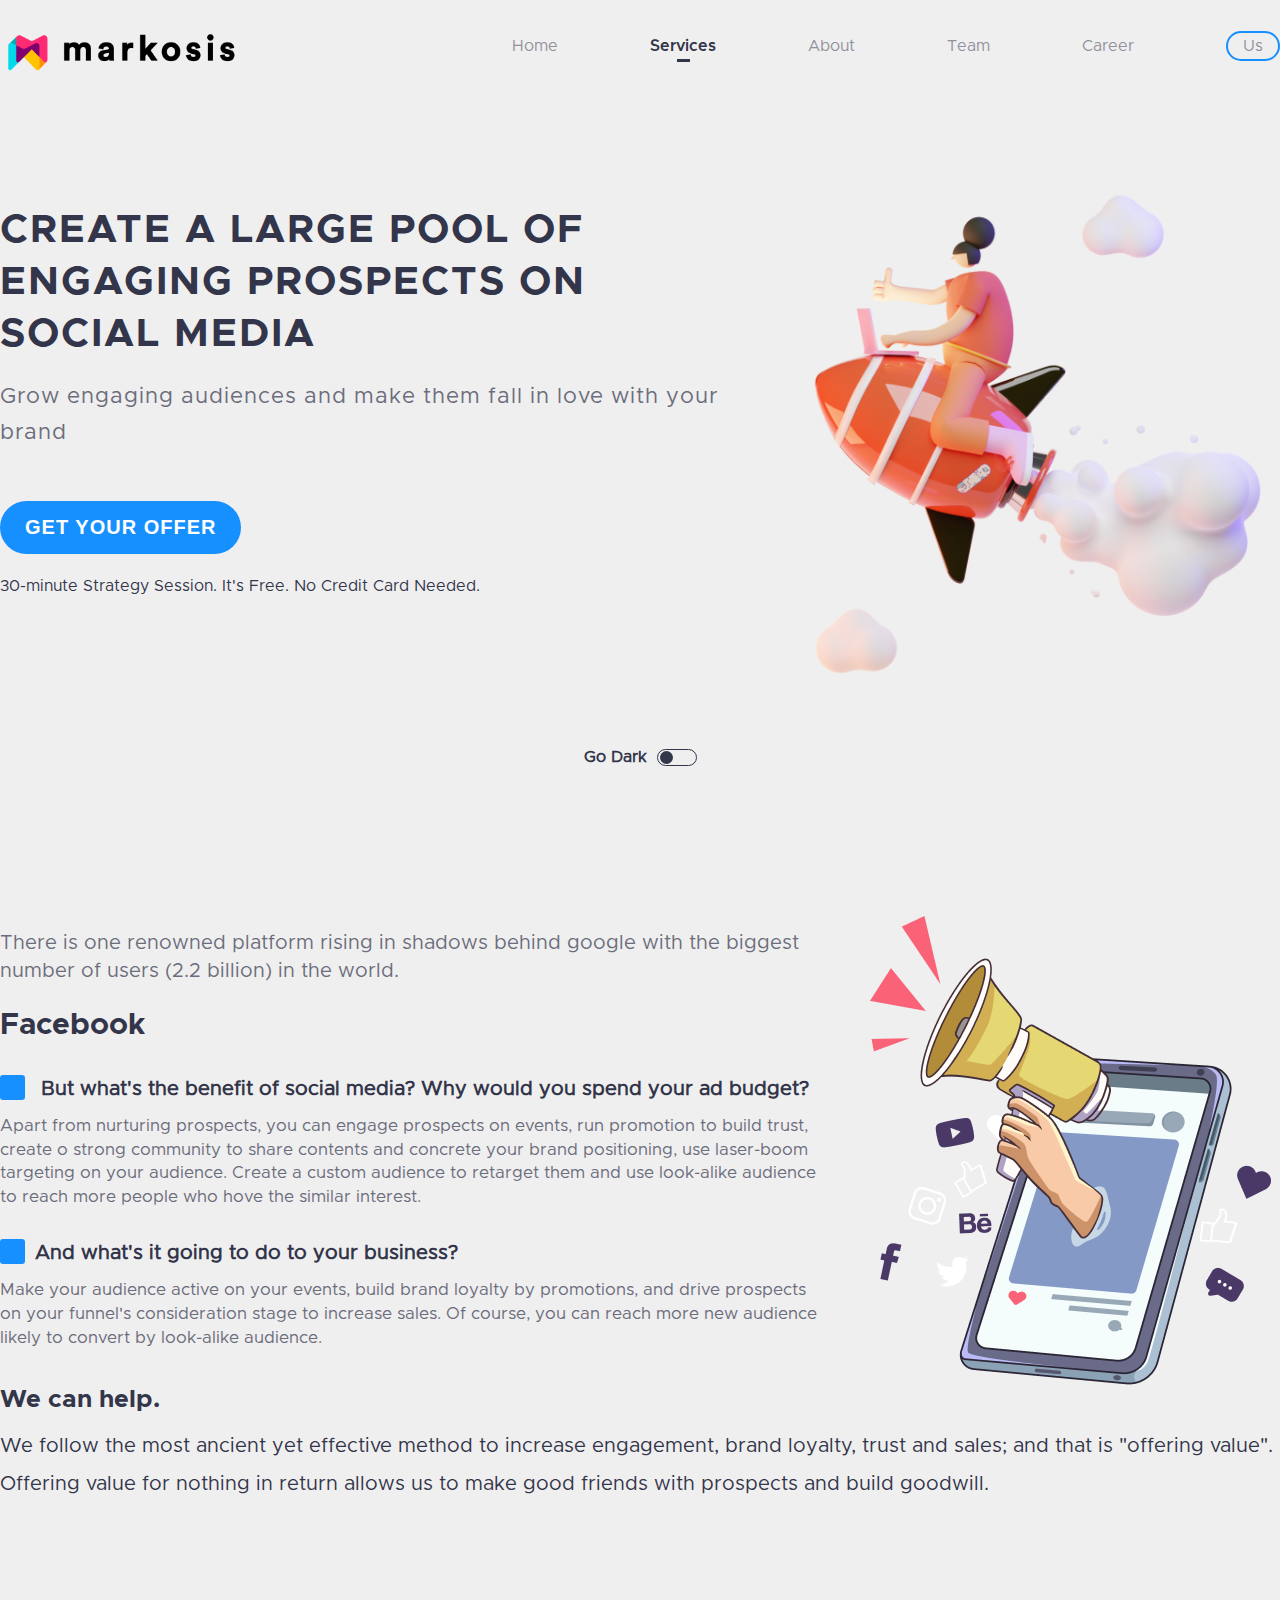
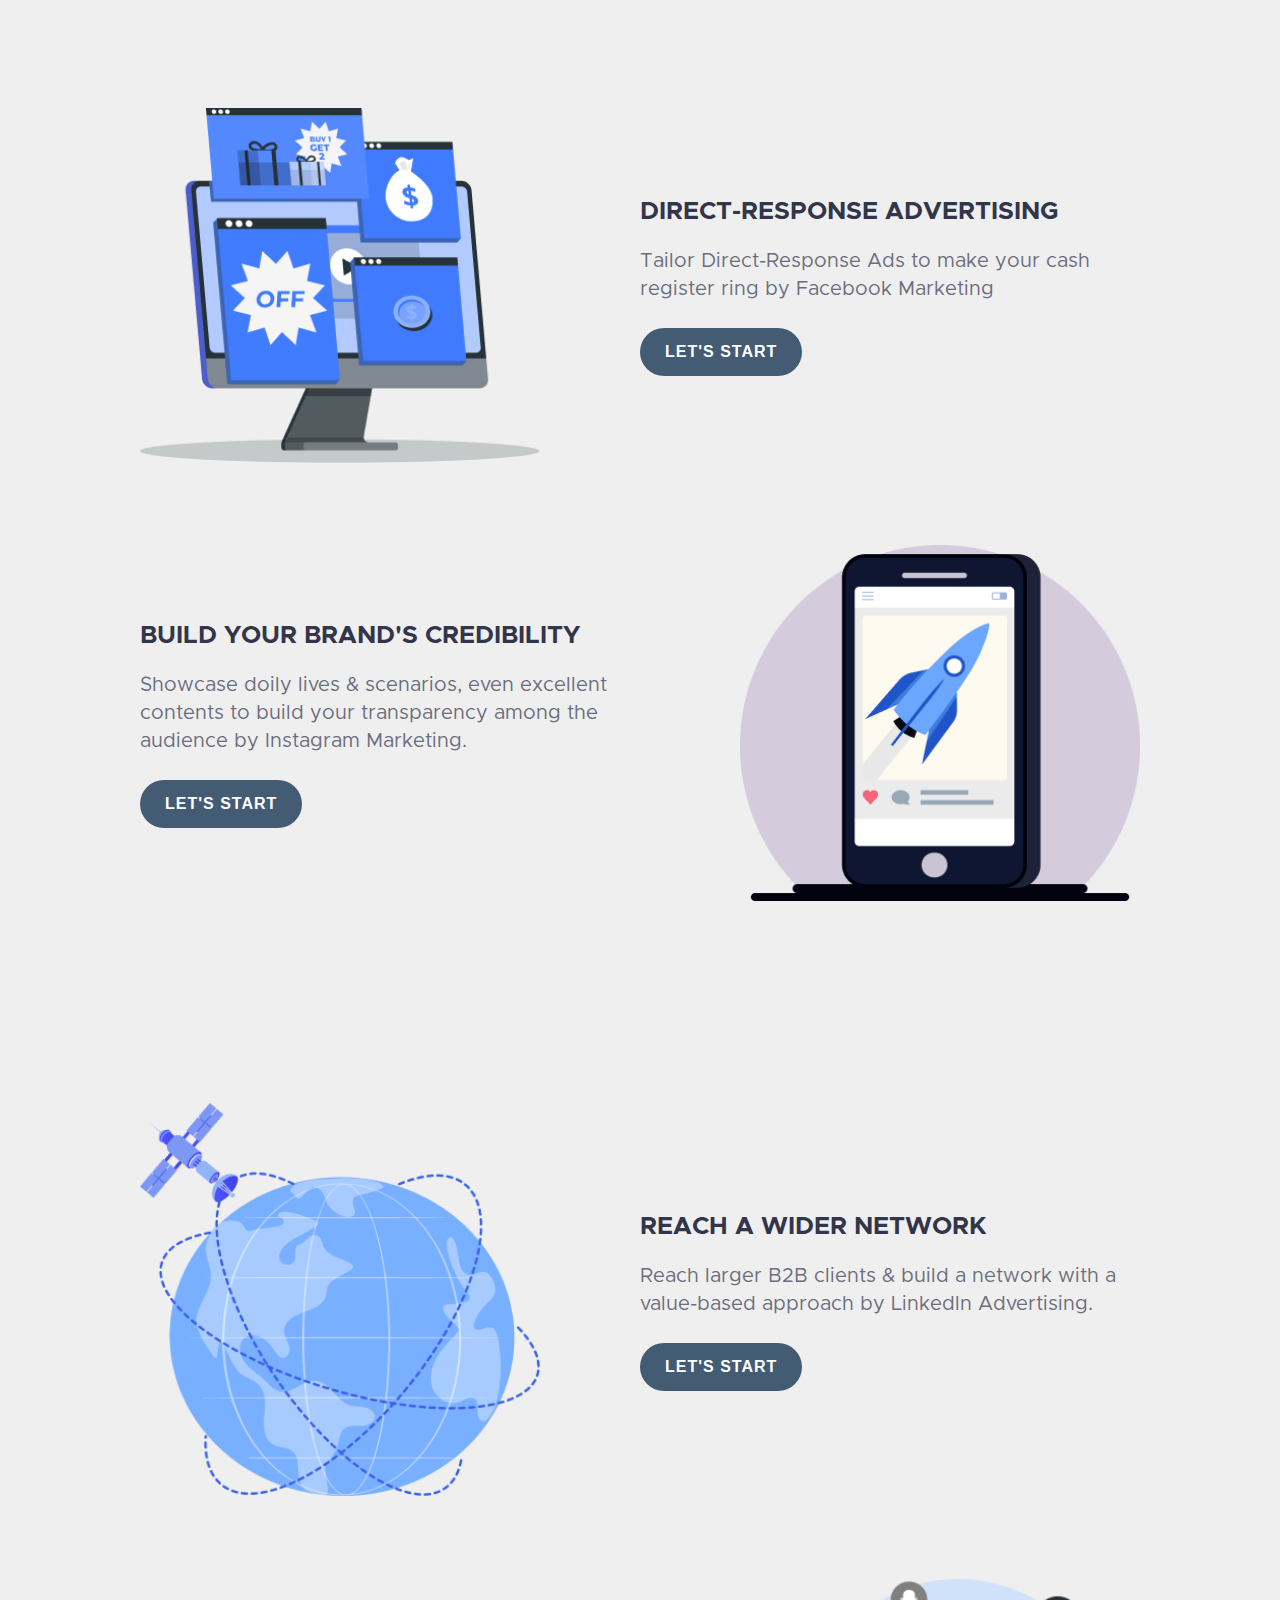
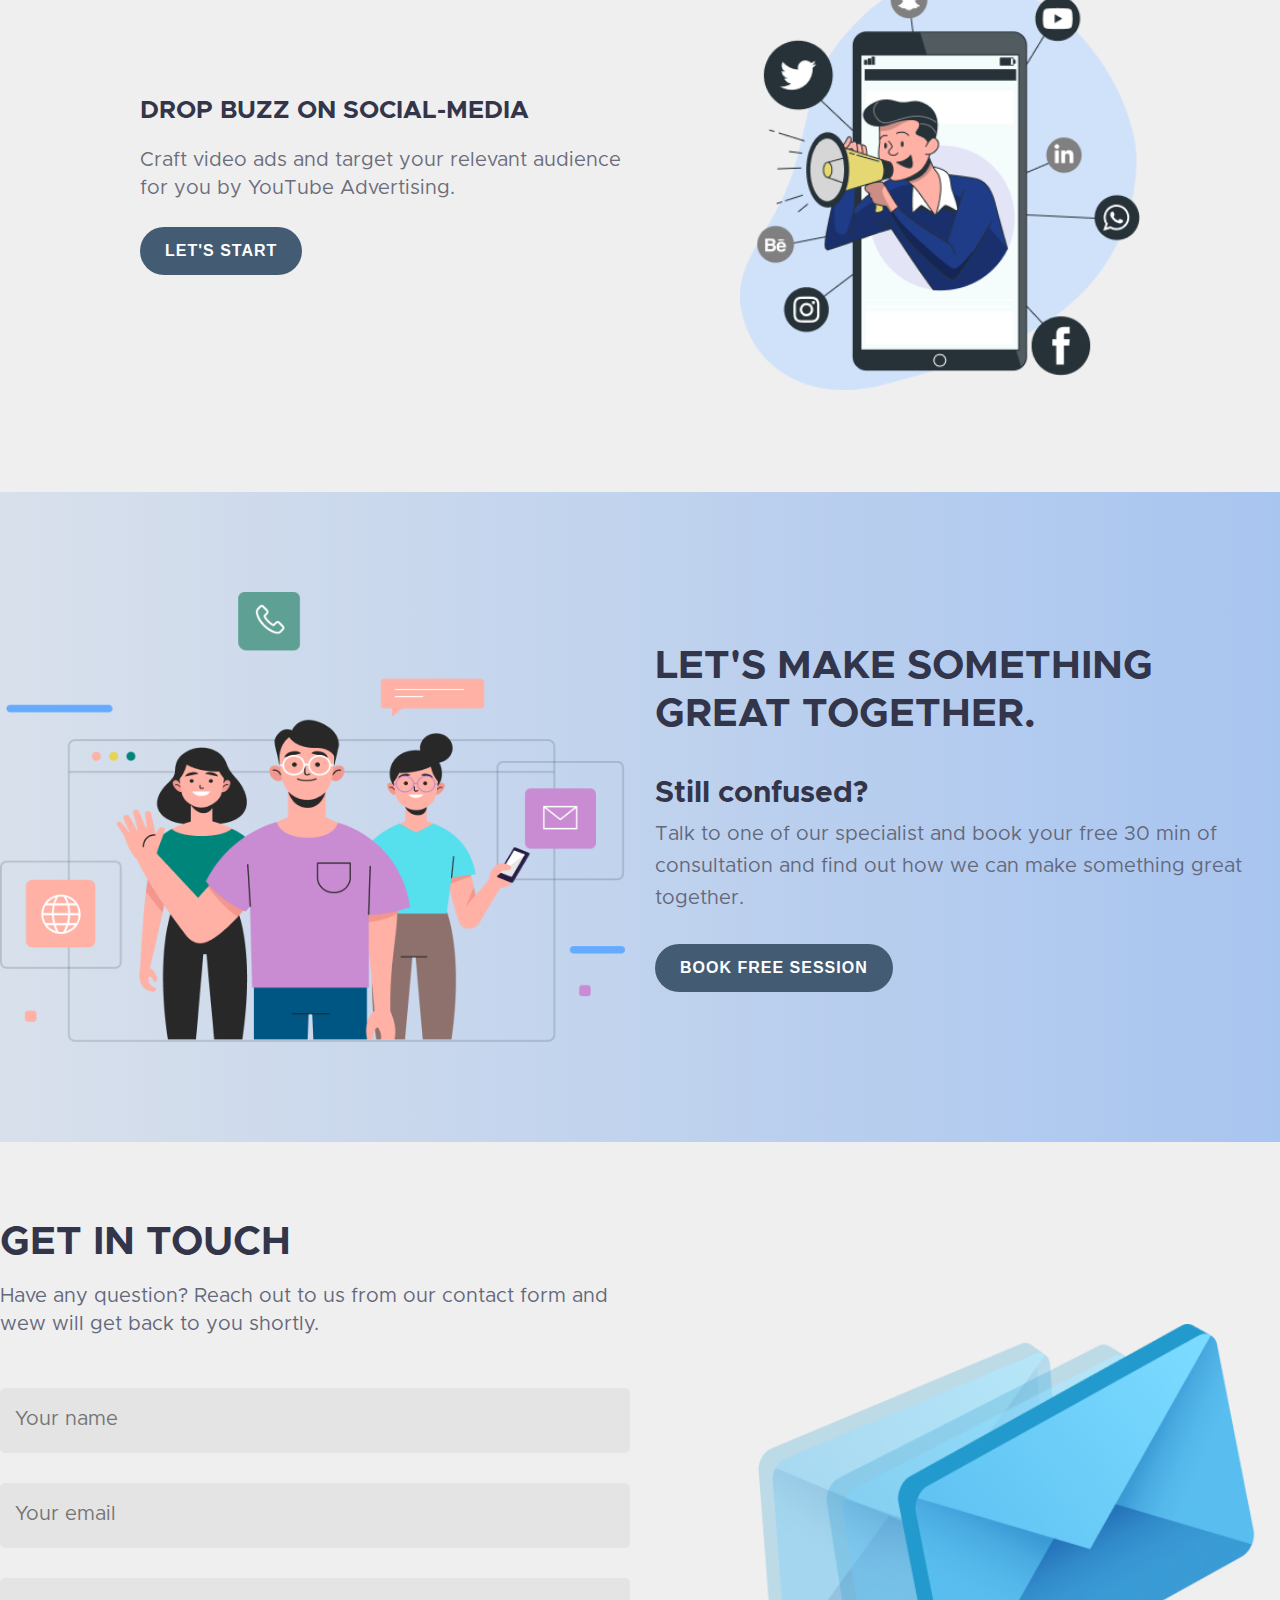
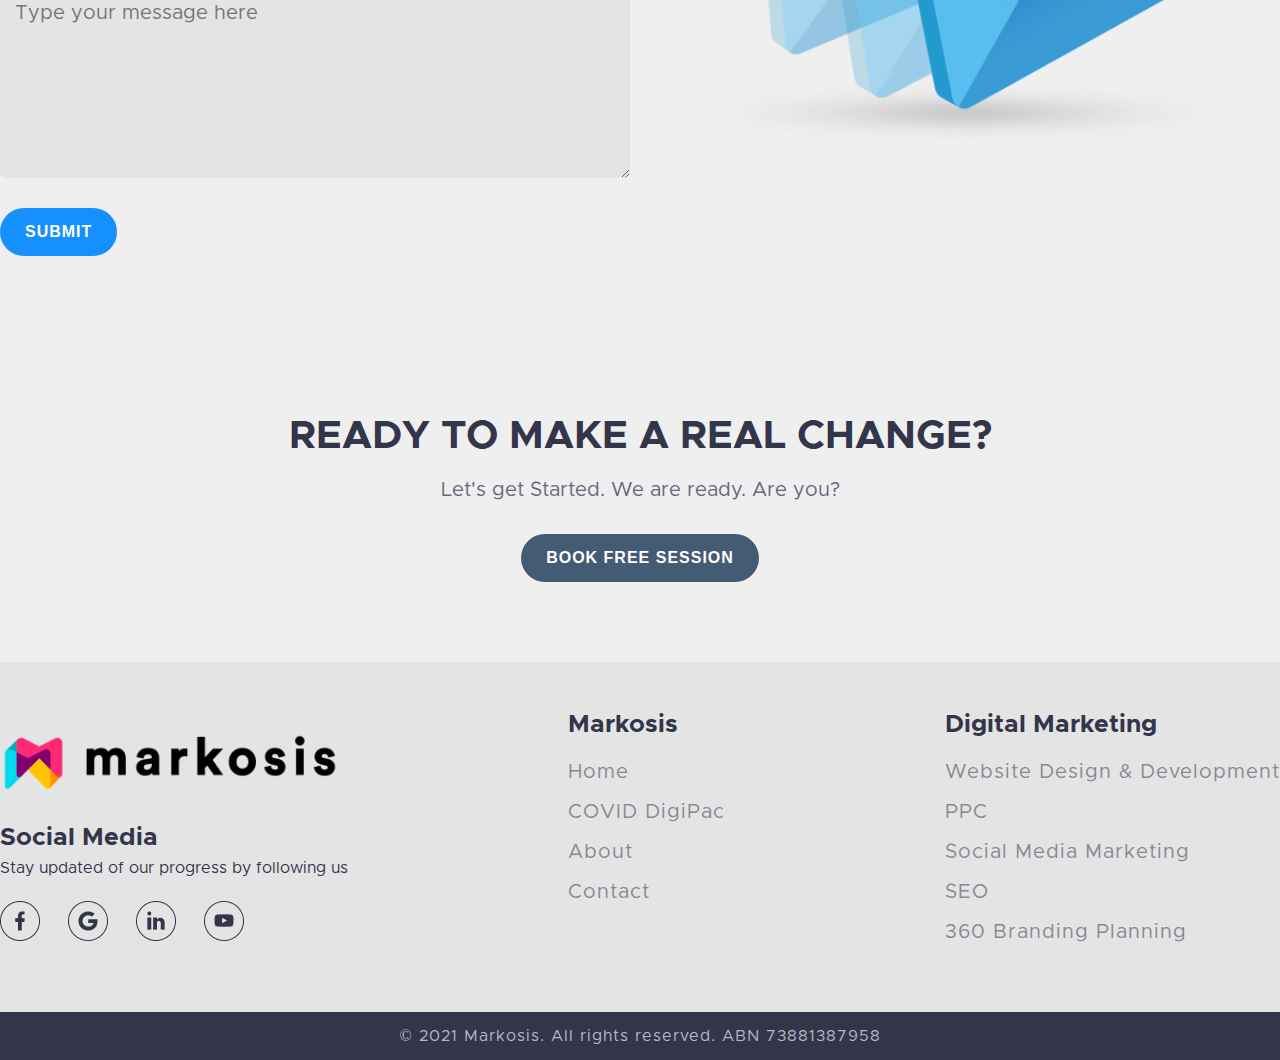
<file: social-media.html>
<!DOCTYPE html>
<html lang="en">
  <head>
    <meta charset="UTF-8" />
    <meta http-equiv="X-UA-Compatible" content="IE=edge" />
    <meta name="viewport" content="width=device-width, initial-scale=1.0" />
    <link rel="stylesheet" href="css/style.css" />
    <title>Social Media</title>
  </head>
  <body>
    <header class="header-section">
      <nav class="nav container">
        <a href="index.html">
          <img class="logo" src="icons/markosis-logo.png" alt="Markosis" />
        </a>
        <ul class="main-nav">
          <li><a href="index.html">Home</a></li>
          <li>
            <a class="active" href="javascript:void(0)"
              >Services <i class="fas fa-chevron-down"></i
            ></a>
            <ul class="dropdown">
              <li>
                <a href="web-design-and-development.html"
                  >Web Design & Development</a
                >
              </li>
              <li><a href="seo.html">SEO</a></li>
              <li><a href="ppc.html">PPC</a></li>
              <li><a href="social-media.html">Social Media</a></li>
              <li>
                <a href="branding-planning.html">360 Branding Planning</a>
              </li>
              <li>
                <a href="marketing-automation.html">Marketing Automation</a>
              </li>
              <li><a href="analytics.html">Analytics</a></li>
            </ul>
          </li>
          <li><a href="about.html">About</a></li>
          <li><a href="team.html">Team</a></li>
          <li><a href="">Career</a></li>
          <li><a class="contact" href="">Us</a></li>
        </ul>
      </nav>
    </header>

    <!-- social meida banner section -->
    <section class="social-media-banner-section">
      <div class="social-media-banner-wrapper container">
        <div class="social-media-banner-content">
          <h2>CREATE A LARGE POOL OF ENGAGING PROSPECTS ON SOCIAL MEDIA</h2>
          <p>
            Grow engaging audiences and make them fall in love with your brand
          </p>
          <button class="btn">Get Your Offer</button>
          <p class="pera1">
            30-minute Strategy Session. It's Free. No Credit Card Needed.
          </p>
        </div>
        <div class="social-media-banner-character">
          <img src="images/web-character.png" alt="Character" />
        </div>
      </div>
    </section>

    <!-- switch section -->
    <section class="switch-section">
      <span id="dark-light">Go Dark</span>
      <label class="theme-switch" for="checkbox">
        <input type="checkbox" id="checkbox" />
        <div class="slider round"></div>
      </label>
    </section>

    <!-- facebook-social-media -->
    <section class="facebook-social-media-section">
      <div class="facebook-social-media-wrapper container">
        <div class="facebook-social-media">
          <div class="facebook-social-media-content">
            <p>
              There is one renowned platform rising in shadows behind google
              with the biggest number of users (2.2 billion) in the world.
            </p>
            <h4>Facebook</h4>
            <ul>
              <li>
                But what's the benefit of social media? Why would you spend your
                ad budget?
              </li>
            </ul>
            <p class="pera1">
              Apart from nurturing prospects, you can engage prospects on
              events, run promotion to build trust, create o strong community to
              share contents and concrete your brand positioning, use laser-boom
              targeting on your audience. Create a custom audience to retarget
              them and use look-alike audience to reach more people who hove the
              similar interest.
            </p>
            <ul>
              <li>And what's it going to do to your business?</li>
            </ul>
            <p class="pera2">
              Make your audience active on your events, build brand loyalty by
              promotions, and drive prospects on your funnel's consideration
              stage to increase sales. Of course, you can reach more new
              audience likely to convert by look-alike audience.
            </p>
          </div>
          <div class="facebook-social-media-img">
            <img src="images/facebook.png" alt="Facebook" />
          </div>
        </div>
        <h5>We can help.</h5>
        <p>
          We follow the most ancient yet effective method to increase
          engagement, brand loyalty, trust and sales; and that is "offering
          value".
        </p>
        <p>
          Offering value for nothing in return allows us to make good friends
          with prospects and build goodwill.
        </p>
      </div>
    </section>

    <!-- advertising and brand credibility -->
    <section class="advertising-and-brand-credibility-section">
        <div class="advertising-and-brand-credibility-wrapper container-two">
          <div class="advertising-and-brand-credibility">
            <div class="advertising-and-brand-credibility-img">
              <!-- <img src="images/advertising.png" alt="Advertising" /> -->
              <img src="images/advertising.png" alt="Advertising">
            </div>
            <div class="advertising-and-brand-credibility-content">
              <h5>DIRECT-RESPONSE ADVERTISING</h5>
              <p>
                Tailor Direct-Response Ads to make your cash register ring by
                Facebook Marketing
              </p>
              <button class="btn">Let's start</button>
            </div>
            <div class="advertising-and-brand-credibility-content">
              <h5>BUILD YOUR BRAND'S CREDIBILITY</h5>
              <p>
                Showcase doily lives & scenarios, even excellent contents to build
                your transparency among the audience by Instagram Marketing.
              </p>
              <button class="btn">Let's start</button>
            </div>
            <div class="advertising-and-brand-credibility-img">
              <img src="images/brand-credibility.png" alt="Brand Credibility" />
            </div>
          </div>
        </div>
      </section>

    <!-- advertising and brand credibility -->
    <section class="network-and-social-media-section">
        <div class="network-and-social-media-wrapper container-two">
          <div class="network-and-social-media">
            <div class="network-and-social-media-img">
              <!-- <img src="images/advertising.png" alt="Advertising" /> -->
              <img src="images/network.png" alt="Network">
            </div>
            <div class="network-and-social-media-content">
              <h5>REACH A WIDER NETWORK</h5>
              <p>
                Reach larger B2B clients & build a network with a value-based
                approach by Linkedln Advertising.
              </p>
              <button class="btn">Let's start</button>
            </div>
            <div class="network-and-social-media-content">
              <h5>DROP BUZZ ON SOCIAL-MEDIA</h5>
              <p>
                Craft video ads and target your relevant audience for you by YouTube
                Advertising.
              </p>
              <button class="btn">Let's start</button>
            </div>
            <div class="network-and-social-media-img">
              <img src="images/social-media.png" alt="Social Media" />
            </div>
          </div>
        </div>
      </section>
    
      <!-- great together section -->
    <section class="great-together-section">
        <div class="container great-together-wrapper">
          <img src="images/together.png" alt="Together" />
          <div class="great-together-content">
            <h2>Let's make something great together.</h2>
            <h4>Still confused?</h4>
            <p>
              Talk to one of our specialist and book your free 30 min of
              consultation and find out how we can make something great together.
            </p>
            <button class="btn">Book free Session</button>
          </div>
        </div>
      </section>
  
      <!-- get in touch section -->
      <section class="get-in-touch-section">
        <div class="get-in-touch container">
          <div class="get-in-touch-wrapper">
            <div class="get-in-touch-content">
              <h2>Get in touch</h2>
              <p>
                Have any question? Reach out to us from our contact form and wew
                will get back to you shortly.
              </p>
              <form class="get-in-touch-form" action="">
                <input type="text" placeholder="Your name" />
                <input type="email" placeholder="Your email" />
                <textarea
                  placeholder="Type your message here"
                  name="message"
                  id=""
                  cols=""
                  rows=""
                ></textarea>
                <button class="btn">Submit</button>
              </form>
            </div>
            <img src="images/envelope.png" alt="Envelope" />
          </div>
        </div>
      </section>
  
      <!-- real change section -->
      <section class="real-change-section">
        <div class="container real-change">
          <div class="real-change-wrapper">
            <h2>Ready to make a real change?</h2>
            <p>Let's get Started. We are ready. Are you?</p>
            <button class="btn">Book Free Session</button>
          </div>
        </div>
      </section>
  
      <!-- footer section -->
      <footer class="footer-section">
        <div class="footer-wrapper container">
          <div class="social-media">
            <img src="icons/markosis-logo.png" alt="Markosis" />
            <h5>Social Media</h5>
            <p>Stay updated of our progress by following us</p>
            <div class="social-links">
              <a href="#"><img src="icons/facebook.png" alt="Facebook" /></a>
              <a href="#"><img src="icons/google.png" alt="Google" /></a>
              <a href="#"><img src="icons/linkedin.png" alt="Linked-in" /></a>
              <a href="#"><img src="icons/youtube.png" alt="Youtube" /></a>
            </div>
          </div>
          <div class="markosis">
            <h5>Markosis</h5>
            <ul>
              <li><a href="#">Home</a></li>
              <li><a href="#">COVID DigiPac</a></li>
              <li><a href="#">About</a></li>
              <li><a href="#">Contact</a></li>
            </ul>
          </div>
          <div class="digital-marketing">
            <h5>Digital Marketing</h5>
            <ul>
              <li><a href="#">Website Design & Development</a></li>
              <li><a href="#">PPC</a></li>
              <li><a href="#">Social Media Marketing</a></li>
              <li><a href="#">SEO</a></li>
              <li><a href="#">360 Branding Planning</a></li>
            </ul>
          </div>
        </div>
        <div class="copyright">
          <p>&copy; 2021 Markosis. All rights reserved. ABN 73881387958</p>
        </div>
      </footer>
  
      <script src="scripts/main.js"></script>
  </body>
</html>
</file>
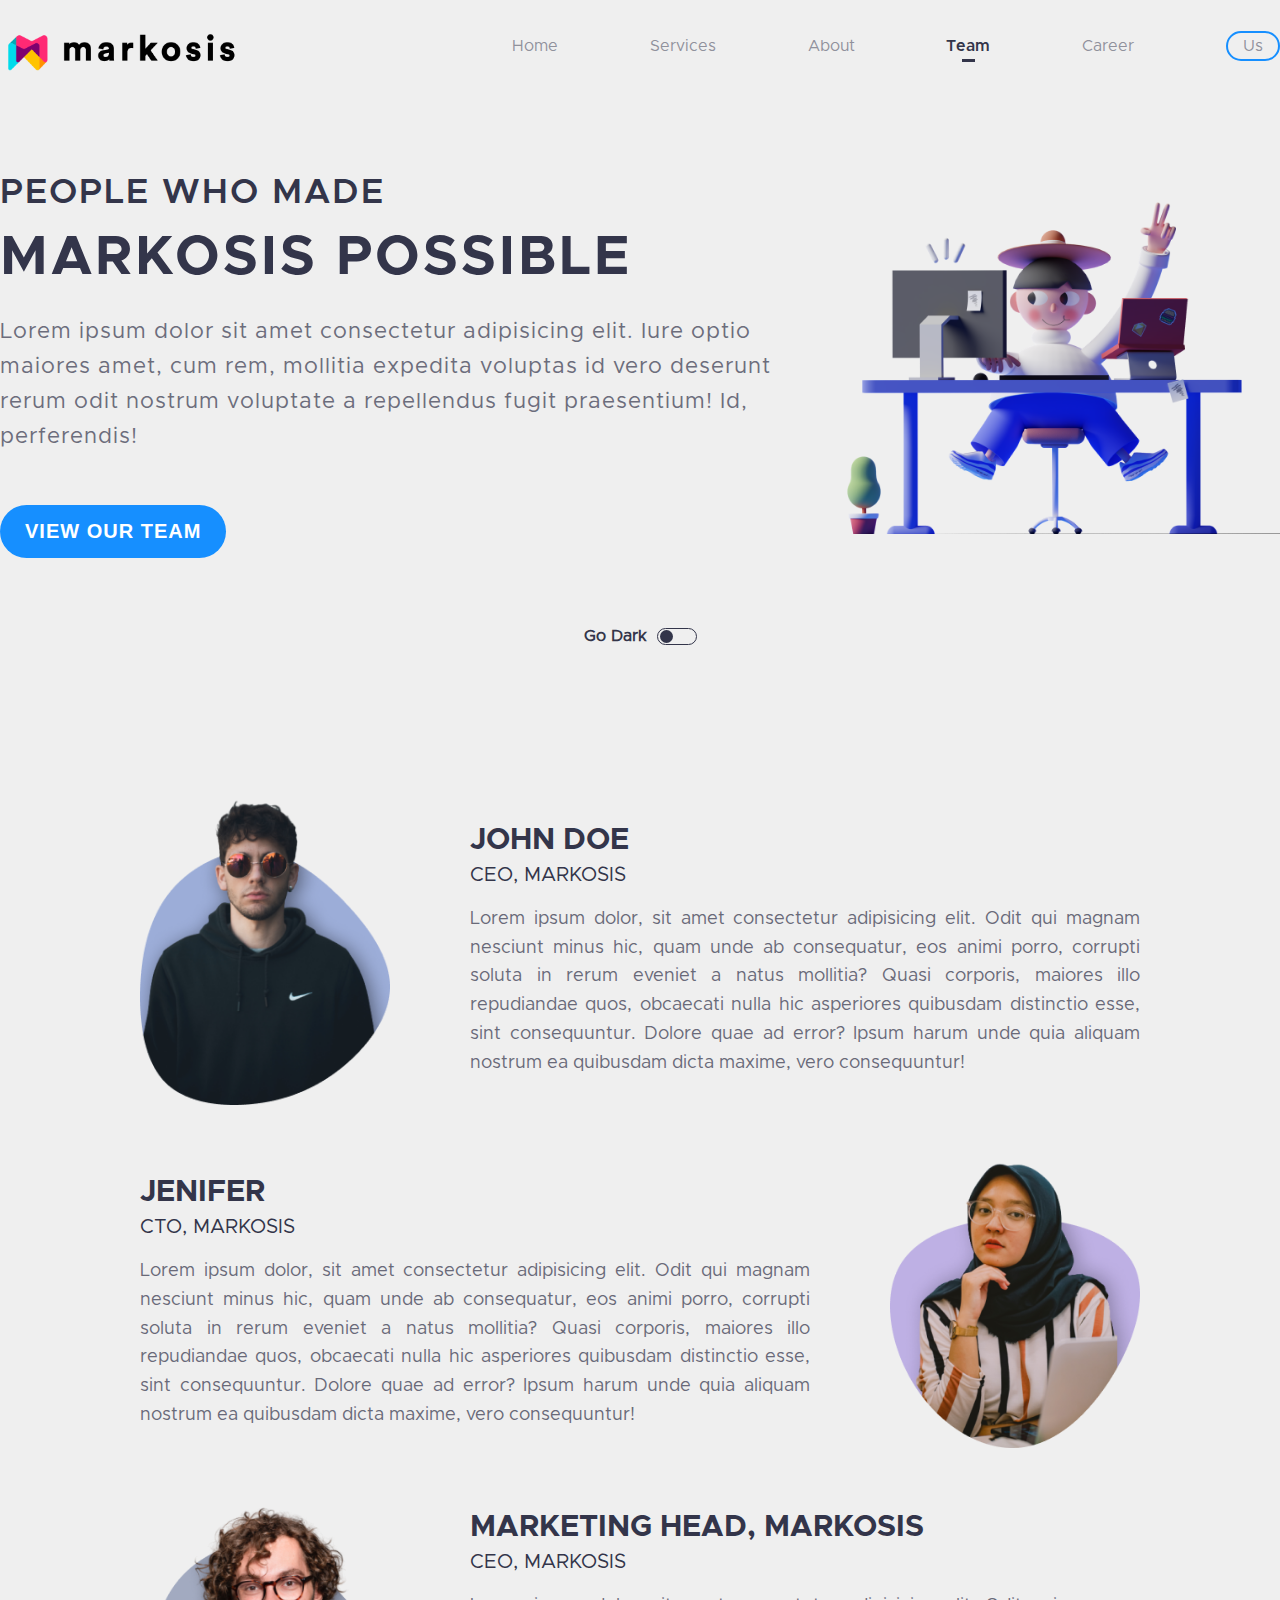
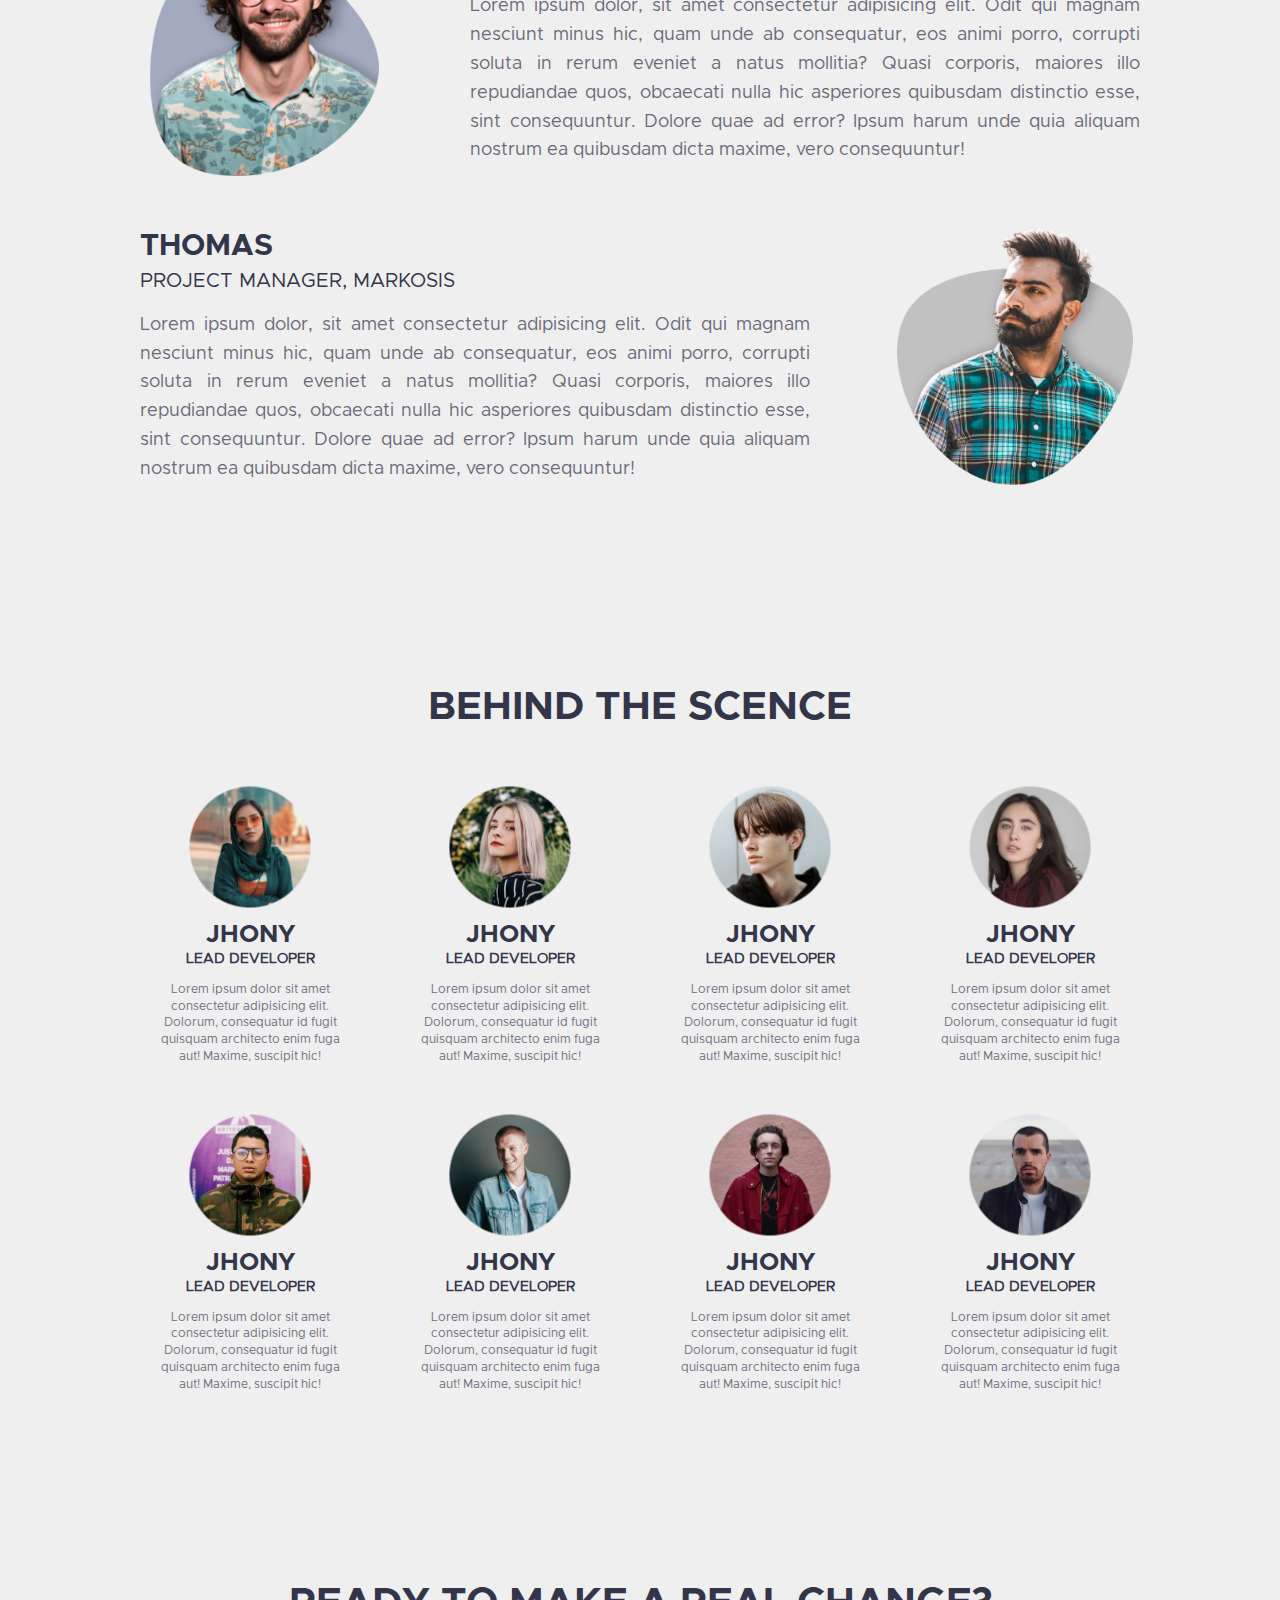
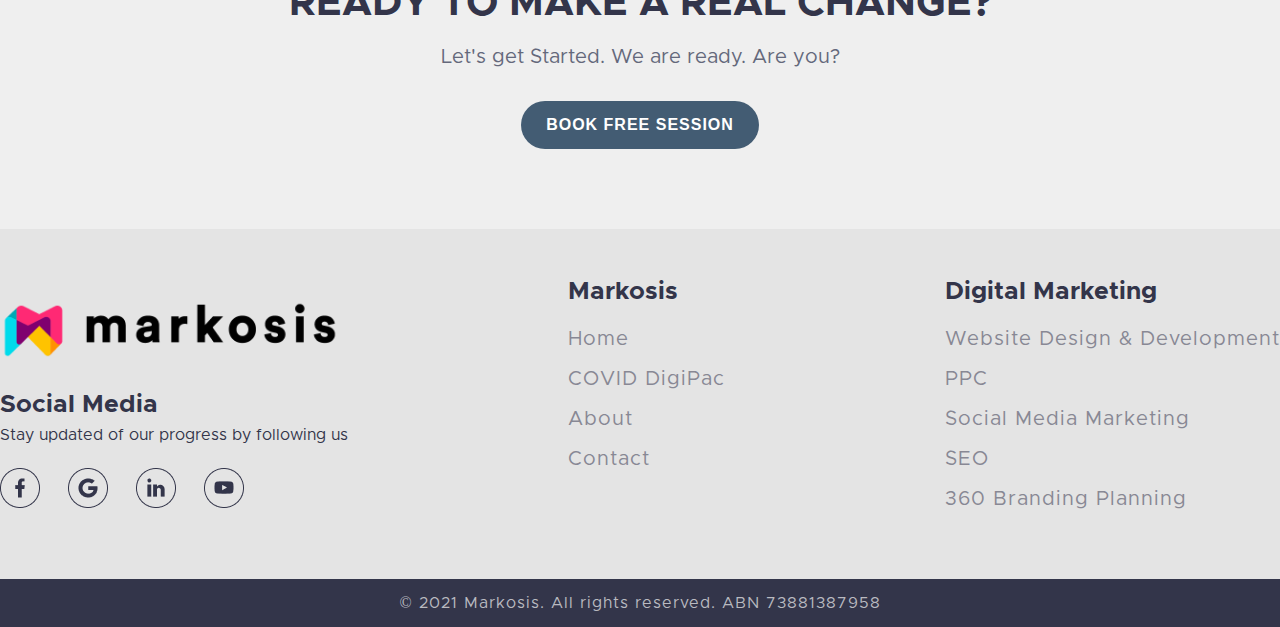
<file: team.html>
<!DOCTYPE html>
<html lang="en">
  <head>
    <meta charset="UTF-8" />
    <meta http-equiv="X-UA-Compatible" content="IE=edge" />
    <meta name="viewport" content="width=device-width, initial-scale=1.0" />
    <link rel="stylesheet" href="css/style.css" />
    <title>Document</title>
  </head>
  <body>
    <!-- header section -->
    <header class="header-section">
      <nav class="nav container">
        <a href="index.html">
          <img class="logo" src="icons/markosis-logo.png" alt="Markosis" />
        </a>
        <ul class="main-nav">
          <li><a href="index.html">Home</a></li>
          <li>
            <a href="javascript:void(0)"
              >Services <i class="fas fa-chevron-down"></i
            ></a>
            <ul class="dropdown">
              <li>
                <a href="web-design-and-development.html"
                  >Web Design & Development</a
                >
              </li>
              <li><a href="seo.html">SEO</a></li>
              <li><a href="ppc.html">PPC</a></li>
              <li><a href="social-media.html">Social Media</a></li>
              <li>
                <a href="branding-planning.html">360 Branding Planning</a>
              </li>
              <li><a href="marketing-automation">Marketing Automation</a></li>
              <li><a href="analytics.html">Analytics</a></li>
            </ul>
          </li>
          <li><a href="about.html">About</a></li>
          <li><a class="active" href="team.html">Team</a></li>
          <li><a href="">Career</a></li>
          <li><a class="contact" href="">Us</a></li>
        </ul>
      </nav>
    </header>

    <!-- team banner -->
    <section class="team-banner-section">
      <div class="team-banner-wrapper container">
        <div class="team-banner-content">
          <h3>People who made</h3>
          <h1>Markosis Possible</h1>
          <p>
            Lorem ipsum dolor sit amet consectetur adipisicing elit. Iure optio
            maiores amet, cum rem, mollitia expedita voluptas id vero deserunt
            rerum odit nostrum voluptate a repellendus fugit praesentium! Id,
            perferendis!
          </p>
          <button class="btn">View our team</button>
        </div>
        <div class="team-banner-character">
          <img src="images/team-character.png" alt="Character" />
        </div>
      </div>
    </section>

    <!-- switch section -->
    <section class="switch-section">
      <span id="dark-light">Go Dark</span>
      <label class="theme-switch" for="checkbox">
        <input type="checkbox" id="checkbox" />
        <div class="slider round"></div>
      </label>
    </section>

    <!-- designation section -->
    <section class="designation-section">
      <div class="container-two designation-wrapper">
        <div class="designation">
          <div class="designation-img">
            <img src="images/designation1.png" alt="Designation">
          </div>
          <div class="designation-content">
            <h4>John Doe</h4>
            <h6>Ceo, Markosis</h6>
            <p>Lorem ipsum dolor, sit amet consectetur adipisicing elit. Odit qui
              magnam nesciunt minus hic, quam unde ab consequatur, eos animi
              porro, corrupti soluta in rerum eveniet a natus mollitia? Quasi
              corporis, maiores illo repudiandae quos, obcaecati nulla hic
              asperiores quibusdam distinctio esse, sint consequuntur. Dolore quae
              ad error? Ipsum harum unde quia aliquam nostrum ea quibusdam dicta
              maxime, vero consequuntur!</p>
          </div>
        </div>
        <div class="designation">
          <div class="designation-content">
            <h4>Jenifer</h4>
            <h6>CTO, Markosis</h6>
            <p>Lorem ipsum dolor, sit amet consectetur adipisicing elit. Odit qui
              magnam nesciunt minus hic, quam unde ab consequatur, eos animi
              porro, corrupti soluta in rerum eveniet a natus mollitia? Quasi
              corporis, maiores illo repudiandae quos, obcaecati nulla hic
              asperiores quibusdam distinctio esse, sint consequuntur. Dolore quae
              ad error? Ipsum harum unde quia aliquam nostrum ea quibusdam dicta
              maxime, vero consequuntur!</p>
          </div>
          <div class="designation-img">
            <img src="images/designation2.png" alt="Designation">
          </div>
        </div>
        <div class="designation">
          <div class="designation-img">
            <img src="images/designation3.png" alt="Designation">
          </div>
          <div class="designation-content">
            <h4>Marketing Head, Markosis</h4>
            <h6>Ceo, Markosis</h6>
            <p>Lorem ipsum dolor, sit amet consectetur adipisicing elit. Odit qui
              magnam nesciunt minus hic, quam unde ab consequatur, eos animi
              porro, corrupti soluta in rerum eveniet a natus mollitia? Quasi
              corporis, maiores illo repudiandae quos, obcaecati nulla hic
              asperiores quibusdam distinctio esse, sint consequuntur. Dolore quae
              ad error? Ipsum harum unde quia aliquam nostrum ea quibusdam dicta
              maxime, vero consequuntur!</p>
          </div>
        </div>
        <div class="designation">
          <div class="designation-content">
            <h4>Thomas</h4>
            <h6>Project Manager, Markosis</h6>
            <p>Lorem ipsum dolor, sit amet consectetur adipisicing elit. Odit qui
              magnam nesciunt minus hic, quam unde ab consequatur, eos animi
              porro, corrupti soluta in rerum eveniet a natus mollitia? Quasi
              corporis, maiores illo repudiandae quos, obcaecati nulla hic
              asperiores quibusdam distinctio esse, sint consequuntur. Dolore quae
              ad error? Ipsum harum unde quia aliquam nostrum ea quibusdam dicta
              maxime, vero consequuntur!</p>
          </div>
          <div class="designation-img">
            <img src="images/designation4.png" alt="Designation">
          </div>
        </div>
      </div>
    </section>

    <!-- team-member-section -->
    <section class="team-member-section">
      <div class="container-two team-member-wrapper">
        <h3>Behind the scence</h3>
        <div class="team-member">
          <div class="member">
            <img src="images/team1.png" alt="Team">
            <div class="member-content">
              <h5>Jhony</h5>
              <h6>Lead developer</h6>
              <p>Lorem ipsum dolor sit amet consectetur adipisicing elit. Dolorum, consequatur id fugit quisquam architecto enim fuga aut! Maxime, suscipit hic!</p>
            </div>
          </div>
          <div class="member">
            <img src="images/team2.png" alt="Team">
            <div class="member-content">
              <h5>Jhony</h5>
              <h6>Lead developer</h6>
              <p>Lorem ipsum dolor sit amet consectetur adipisicing elit. Dolorum, consequatur id fugit quisquam architecto enim fuga aut! Maxime, suscipit hic!</p>
            </div>
          </div>
          <div class="member">
            <img src="images/team3.png" alt="Team">
            <div class="member-content">
              <h5>Jhony</h5>
              <h6>Lead developer</h6>
              <p>Lorem ipsum dolor sit amet consectetur adipisicing elit. Dolorum, consequatur id fugit quisquam architecto enim fuga aut! Maxime, suscipit hic!</p>
            </div>
          </div>
          <div class="member">
            <img src="images/team4.png" alt="Team">
            <div class="member-content">
              <h5>Jhony</h5>
              <h6>Lead developer</h6>
              <p>Lorem ipsum dolor sit amet consectetur adipisicing elit. Dolorum, consequatur id fugit quisquam architecto enim fuga aut! Maxime, suscipit hic!</p>
            </div>
          </div>
          <div class="member">
            <img src="images/team5.png" alt="Team">
            <div class="member-content">
              <h5>Jhony</h5>
              <h6>Lead developer</h6>
              <p>Lorem ipsum dolor sit amet consectetur adipisicing elit. Dolorum, consequatur id fugit quisquam architecto enim fuga aut! Maxime, suscipit hic!</p>
            </div>
          </div>
          <div class="member">
            <img src="images/team6.png" alt="Team">
            <div class="member-content">
              <h5>Jhony</h5>
              <h6>Lead developer</h6>
              <p>Lorem ipsum dolor sit amet consectetur adipisicing elit. Dolorum, consequatur id fugit quisquam architecto enim fuga aut! Maxime, suscipit hic!</p>
            </div>
          </div>
          <div class="member">
            <img src="images/team7.png" alt="Team">
            <div class="member-content">
              <h5>Jhony</h5>
              <h6>Lead developer</h6>
              <p>Lorem ipsum dolor sit amet consectetur adipisicing elit. Dolorum, consequatur id fugit quisquam architecto enim fuga aut! Maxime, suscipit hic!</p>
            </div>
          </div>
          <div class="member">
            <img src="images/team8.png" alt="Team">
            <div class="member-content">
              <h5>Jhony</h5>
              <h6>Lead developer</h6>
              <p>Lorem ipsum dolor sit amet consectetur adipisicing elit. Dolorum, consequatur id fugit quisquam architecto enim fuga aut! Maxime, suscipit hic!</p>
            </div>
          </div>
        </div>
      </div>
    </section>

    <!-- real change section -->
    <section class="real-change-section">
      <div class="container real-change">
        <div class="real-change-wrapper">
          <h2>Ready to make a real change?</h2>
          <p>Let's get Started. We are ready. Are you?</p>
          <button class="btn">Book Free Session</button>
        </div>
      </div>
    </section>

    <!-- footer section -->
    <footer class="footer-section">
      <div class="footer-wrapper container">
        <div class="social-media">
          <img src="icons/markosis-logo.png" alt="Markosis" />
          <h5>Social Media</h5>
          <p>Stay updated of our progress by following us</p>
          <div class="social-links">
            <a href="#"><img src="icons/facebook.png" alt="Facebook" /></a>
            <a href="#"><img src="icons/google.png" alt="Google" /></a>
            <a href="#"><img src="icons/linkedin.png" alt="Linked-in" /></a>
            <a href="#"><img src="icons/youtube.png" alt="Youtube" /></a>
          </div>
        </div>
        <div class="markosis">
          <h5>Markosis</h5>
          <ul>
            <li><a href="#">Home</a></li>
            <li><a href="#">COVID DigiPac</a></li>
            <li><a href="#">About</a></li>
            <li><a href="#">Contact</a></li>
          </ul>
        </div>
        <div class="digital-marketing">
          <h5>Digital Marketing</h5>
          <ul>
            <li><a href="#">Website Design & Development</a></li>
            <li><a href="#">PPC</a></li>
            <li><a href="#">Social Media Marketing</a></li>
            <li><a href="#">SEO</a></li>
            <li><a href="#">360 Branding Planning</a></li>
          </ul>
        </div>
      </div>
      <div class="copyright">
        <p>&copy; 2021 Markosis. All rights reserved. ABN 73881387958</p>
      </div>
    </footer>
  </body>
</html>
</file>
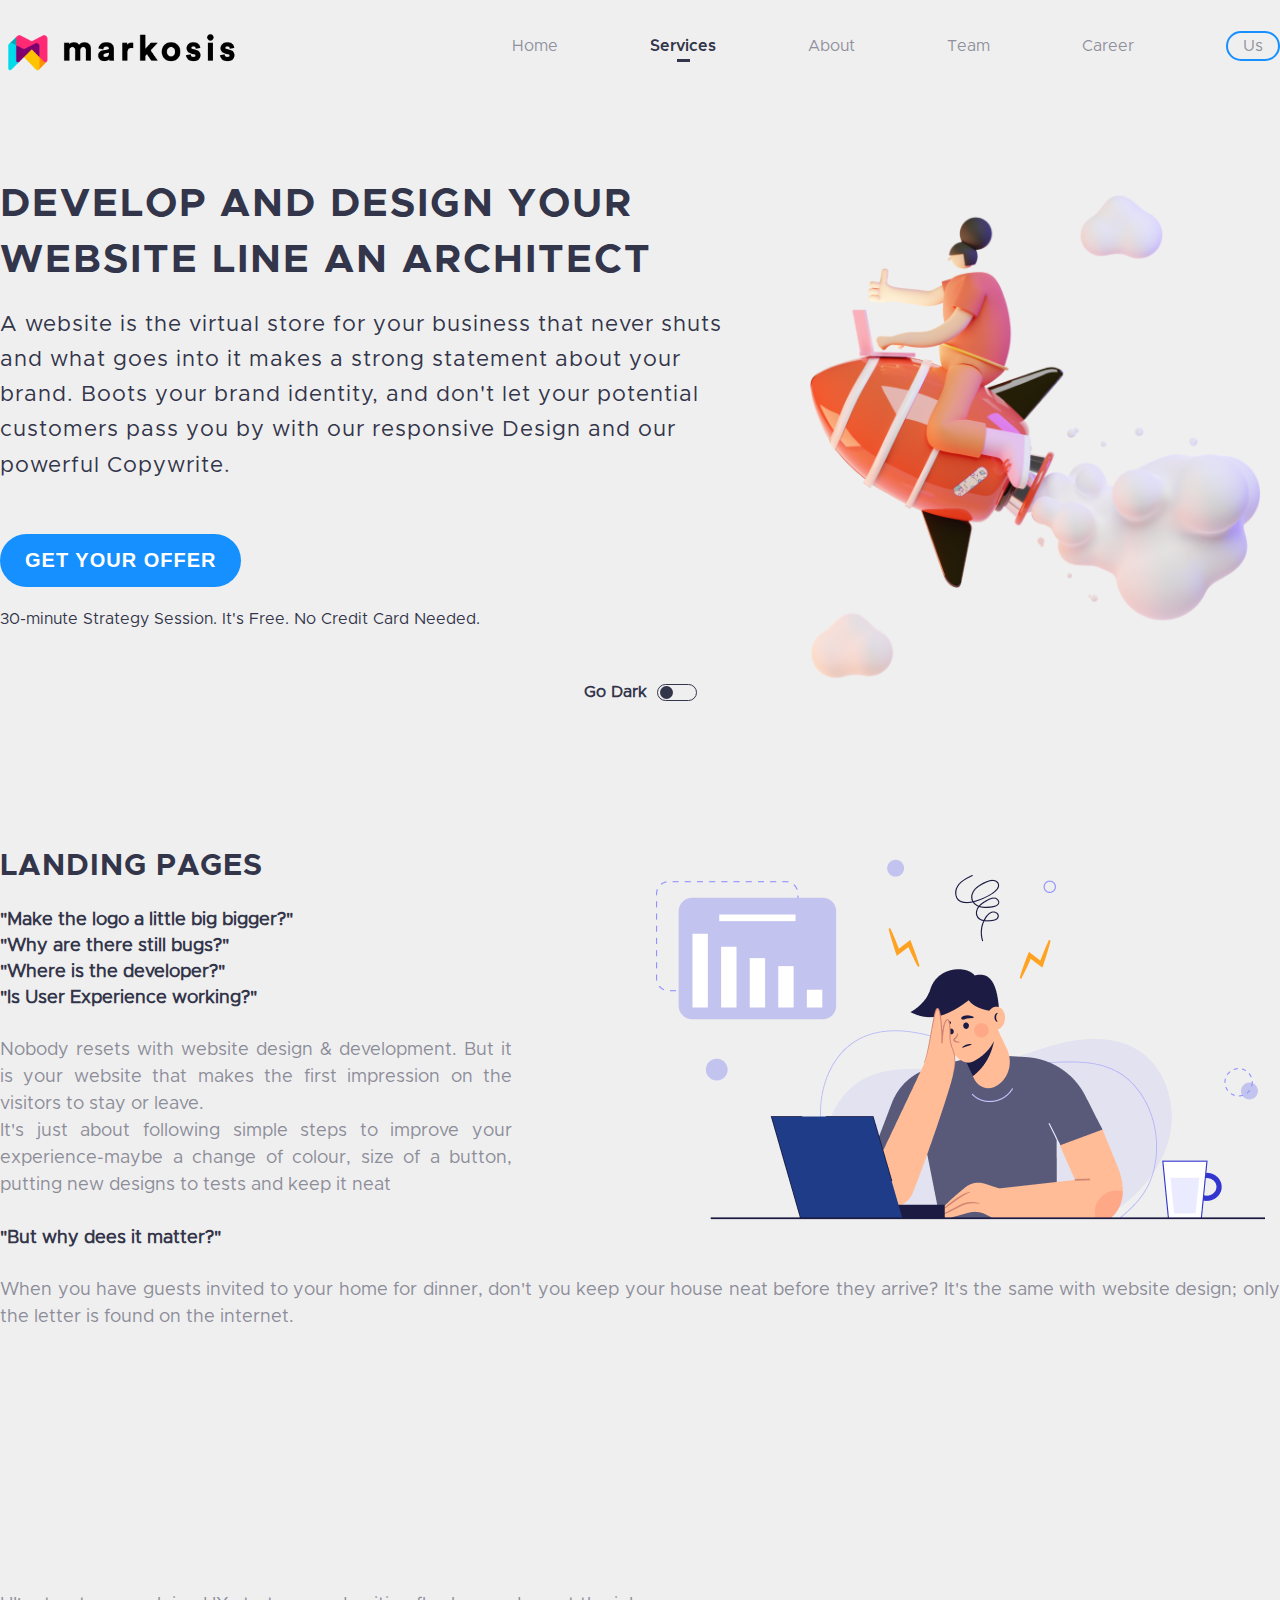
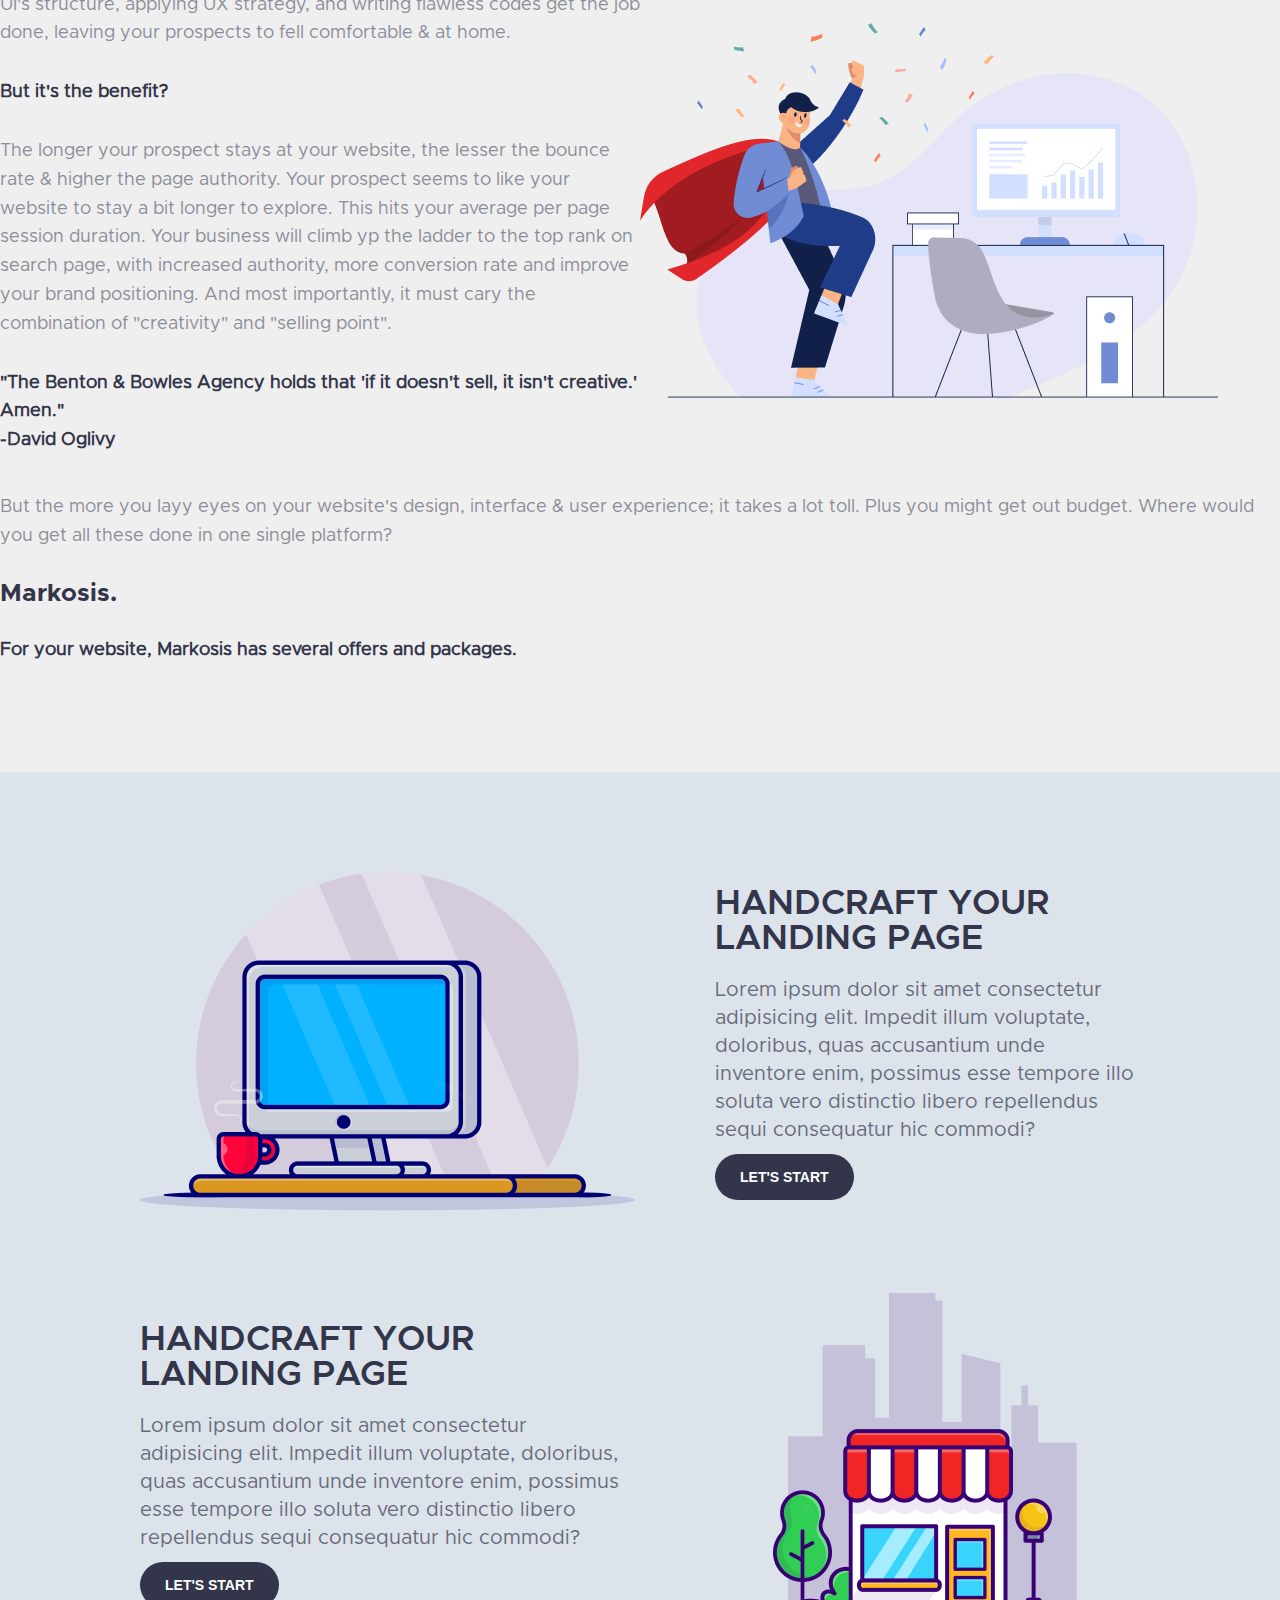
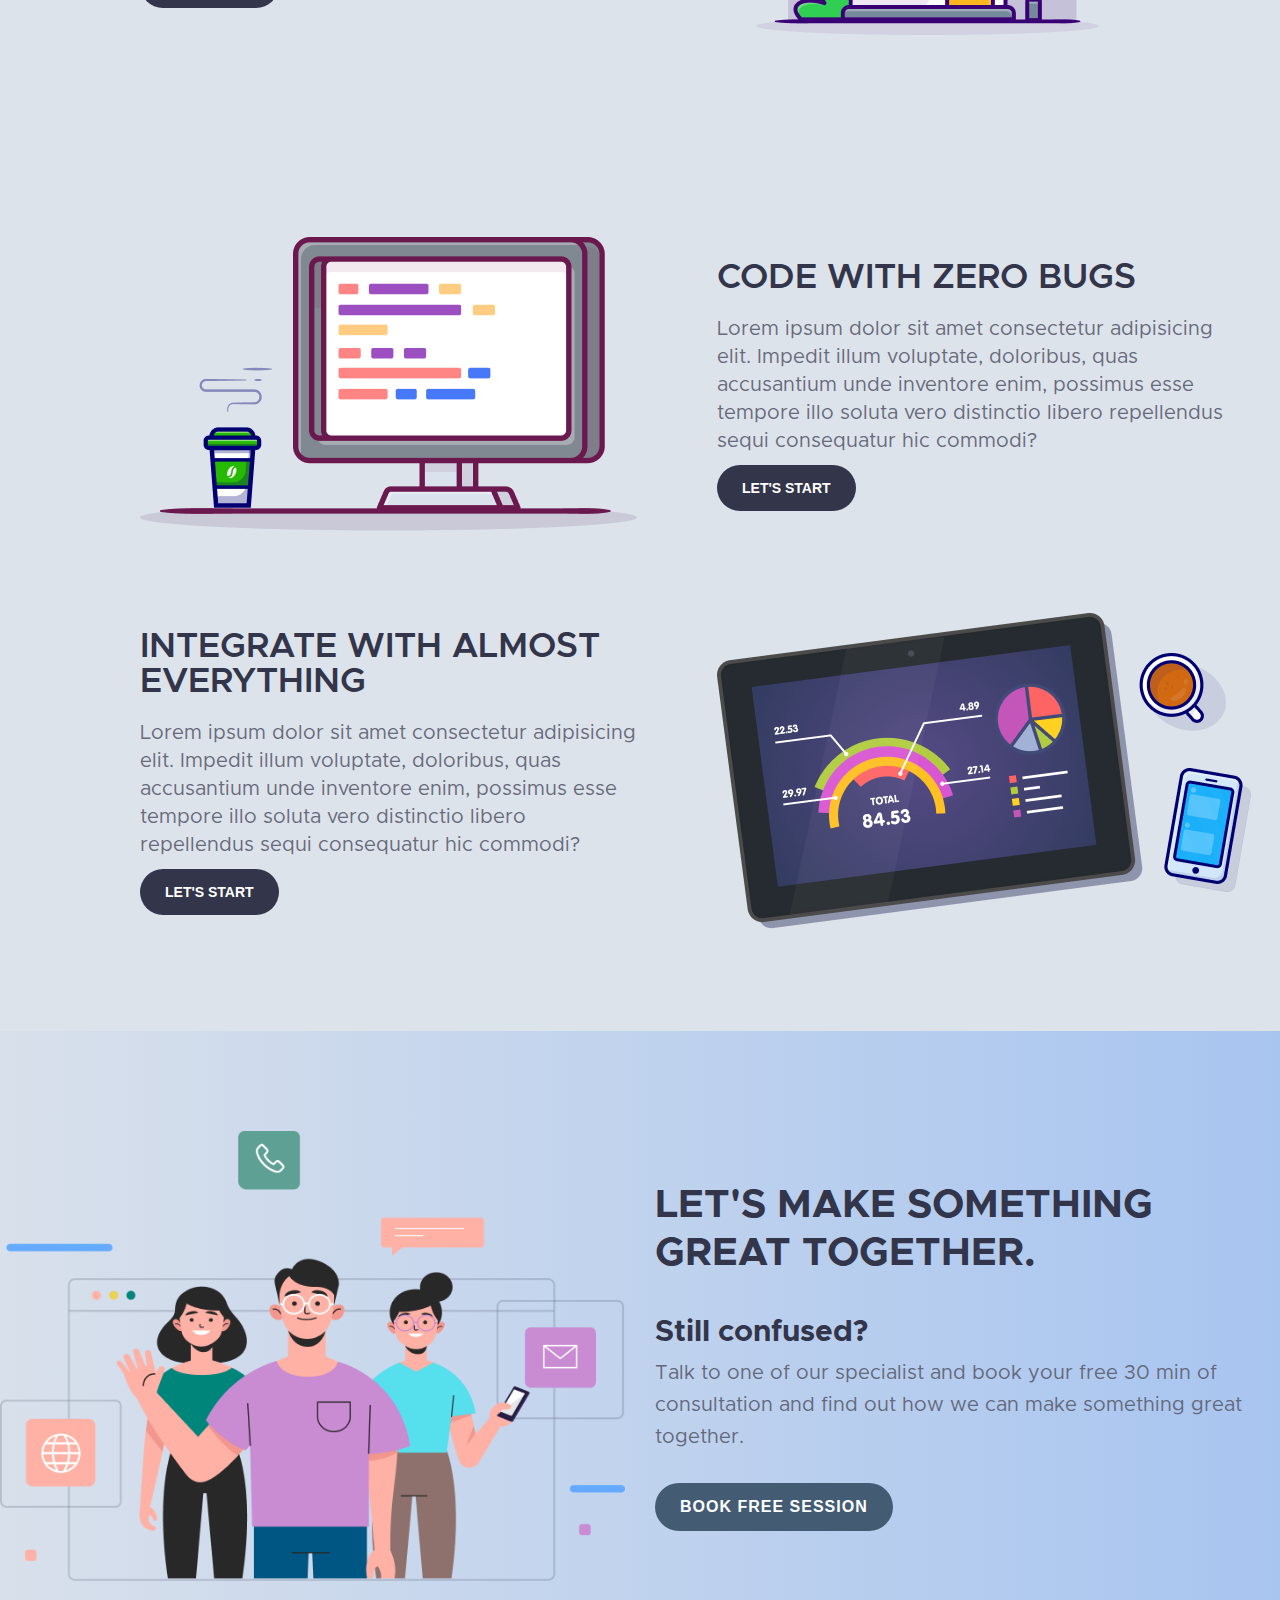
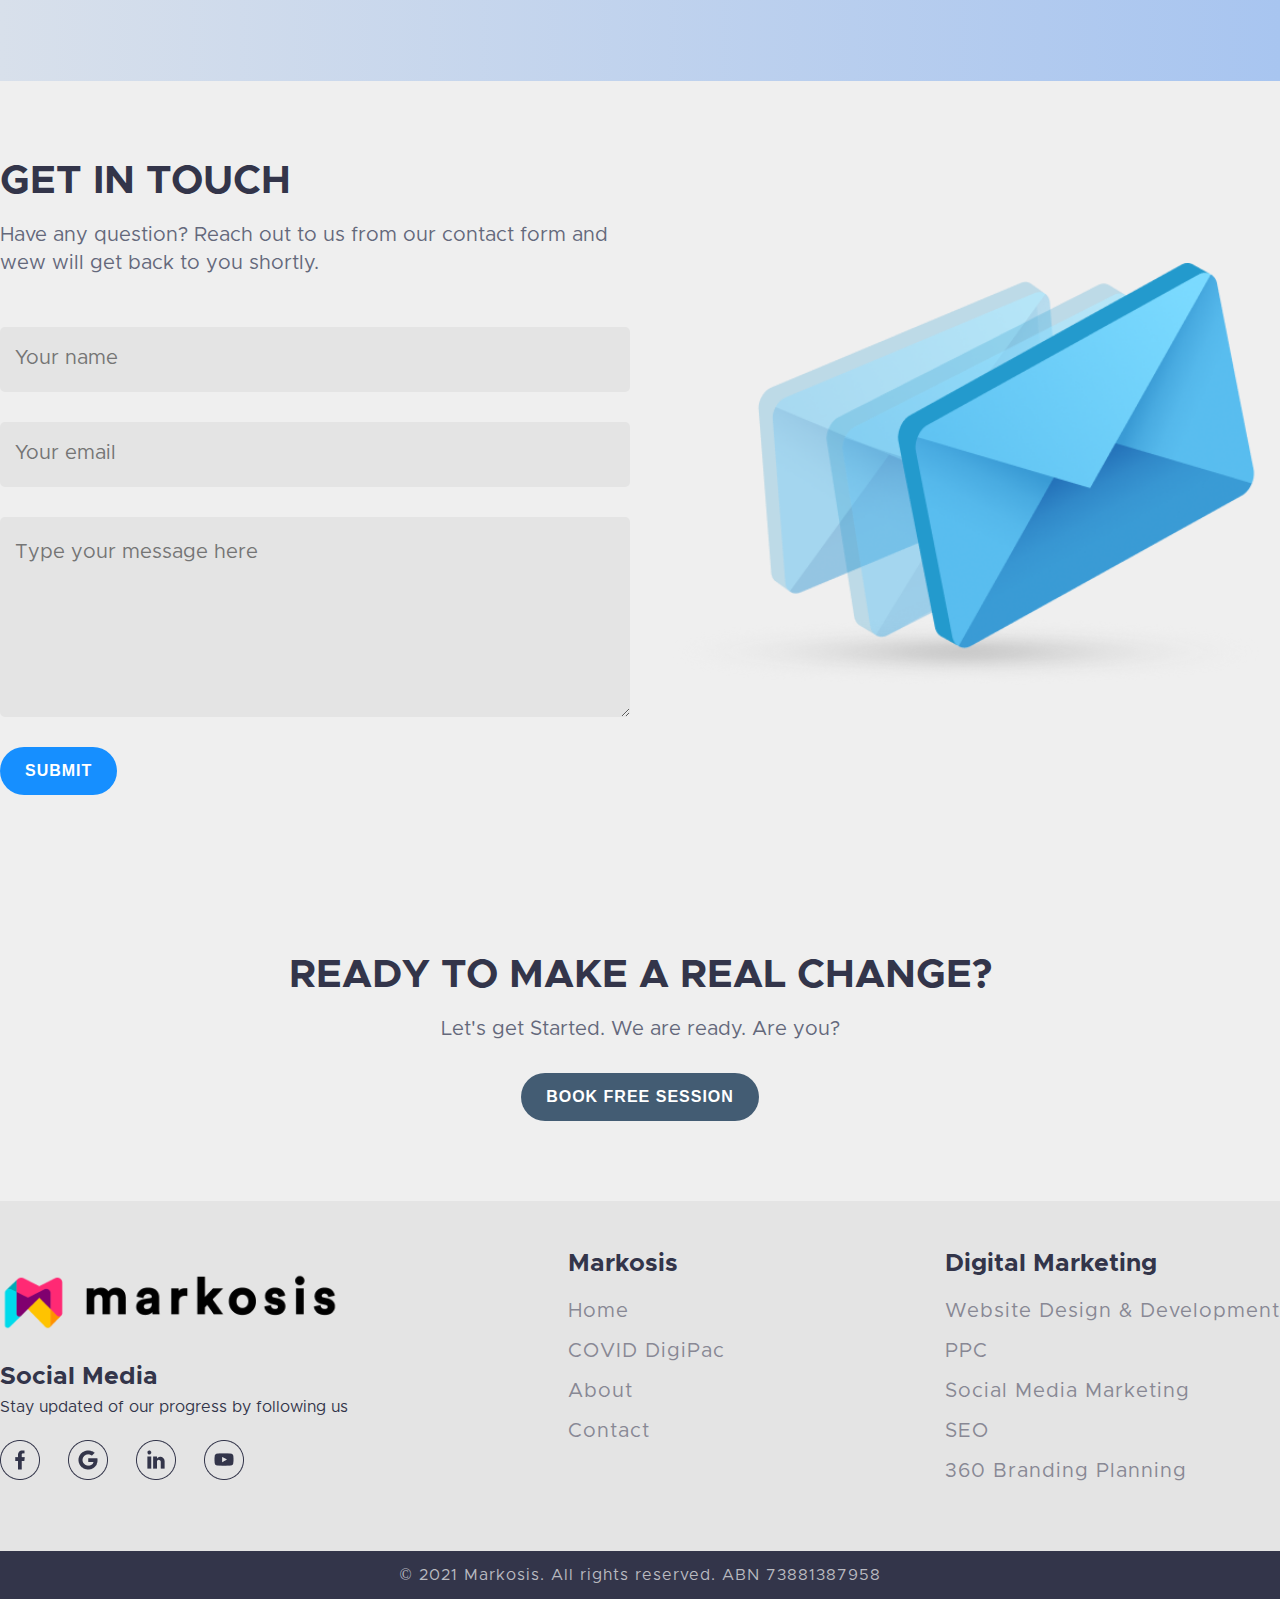
<file: web-design-and-development.html>
<!DOCTYPE html>
<html lang="en">
  <head>
    <meta charset="UTF-8" />
    <meta http-equiv="X-UA-Compatible" content="IE=edge" />
    <meta name="viewport" content="width=device-width, initial-scale=1.0" />
    <link
      rel="stylesheet"
      href="https://cdnjs.cloudflare.com/ajax/libs/font-awesome/5.15.3/css/all.min.css"
      integrity="sha512-iBBXm8fW90+nuLcSKlbmrPcLa0OT92xO1BIsZ+ywDWZCvqsWgccV3gFoRBv0z+8dLJgyAHIhR35VZc2oM/gI1w=="
      crossorigin="anonymous"
    />
    <link rel="stylesheet" href="css/style.css" />
    <title>Markosis</title>
  </head>
  <body>
    <!-- header section -->
    <header class="header-section">
      <nav class="nav container">
        <a href="index.html">
          <img class="logo" src="icons/markosis-logo.png" alt="Markosis" />
        </a>
        <ul class="main-nav">
          <li><a href="index.html">Home</a></li>
          <li>
            <a class="active" href="javascript:void(0)"
              >Services <i class="fas fa-chevron-down"></i
            ></a>
            <ul class="dropdown">
              <li>
                <a href="web-design-and-development.html"
                  >Web Design & Development</a
                >
              </li>
              <li><a href="seo.html">SEO</a></li>
              <li><a href="ppc.html">PPC</a></li>
              <li><a href="social-media.html">Social Media</a></li>
              <li>
                <a href="branding-planning.html">360 Branding Planning</a>
              </li>
              <li><a href="marketing-automation.html">Marketing Automation</a></li>
              <li><a href="analytics.html">Analytics</a></li>
            </ul>
          </li>
          <li><a href="about.html">About</a></li>
          <li><a href="team.html">Team</a></li>
          <li><a href="">Career</a></li>
          <li><a class="contact" href="">Us</a></li>
        </ul>
      </nav>
    </header>

    <!-- web design & development banner section -->
    <section class="web-design-and-development-banner-section">
      <div class="web-design-and-development-banner-wrapper container">
        <div class="web-design-and-development-banner-content">
          <h2>Develop and design your website line an architect</h2>
          <p>
            A website is the virtual store for your business that never shuts
            and what goes into it makes a strong statement about your brand.
            Boots your brand identity, and don't let your potential customers
            pass you by with our responsive Design and our powerful Copywrite.
          </p>
          <button class="btn">Get Your Offer</button>
          <p class="pera1">
            30-minute Strategy Session. It's Free. No Credit Card Needed.
          </p>
        </div>
        <div class="web-design-and-development-banner-character">
          <img src="images/web-character.png" alt="Character" />
        </div>
      </div>
    </section>

    <!-- switch section -->
    <section class="switch-section">
      <span id="dark-light">Go Dark</span>
      <label class="theme-switch" for="checkbox">
        <input type="checkbox" id="checkbox" />
        <div class="slider round"></div>
      </label>
    </section>

    <!-- landing pages section -->
    <section class="landing-pages-section">
      <div class="container landing-pages-wrapper">
        <div class="landing-pages">
          <div class="landing-pages-content">
            <h4>Landing Pages</h4>
            <p class="question">"Make the logo a little big bigger?"</p>
            <p class="question">"Why are there still bugs?"</p>
            <p class="question">"Where is the developer?"</p>
            <p class="question">"Is User Experience working?"</p>
            <p class="pera1">
              Nobody resets with website design & development. But it is your
              website that makes the first impression on the visitors to stay or
              leave.
              <br />
              It's just about following simple steps to improve your
              experience-maybe a change of colour, size of a button, putting new
              designs to tests and keep it neat
            </p>
          </div>
          <div class="landing-pages-img">
            <img src="images/landing-img.png" alt="Landing Pages" />
          </div>
        </div>
        <p class="question">"But why dees it matter?"</p>
        <p class="pera1">
          When you have guests invited to your home for dinner, don't you keep
          your house neat before they arrive? It's the same with website design;
          only the letter is found on the internet.
        </p>
      </div>
    </section>

    <!-- ui ux section -->
    <section class="ui-ux-section">
      <div class="container ui-ux-wrapper">
        <div class="ui-ux">
          <div class="ui-ux-content">
            <p>
              UI's structure, applying UX strategy, and writing flawless codes
              get the job done, leaving your prospects to fell comfortable & at
              home.
            </p>
            <p class="question">But it's the benefit?</p>
            <p>
              The longer your prospect stays at your website, the lesser the
              bounce rate & higher the page authority. Your prospect seems to
              like your website to stay a bit longer to explore. This hits your
              average per page session duration. Your business will climb yp the
              ladder to the top rank on search page, with increased authority,
              more conversion rate and improve your brand positioning. And most
              importantly, it must cary the combination of "creativity" and
              "selling point".
            </p>
            <p class="quote">
              "The Benton & Bowles Agency holds that 'if it doesn't sell, it
              isn't creative.' Amen." <br />
              -David Oglivy
            </p>
          </div>
          <div class="ui-ux-img">
            <img src="images/ui-ux-img.png" alt="UI UX" />
          </div>
        </div>
        <p>
          But the more you layy eyes on your website's design, interface & user
          experience; it takes a lot toll. Plus you might get out budget. Where
          would you get all these done in one single platform?
        </p>
        <h5>Markosis.</h5>
        <p class="pera1">
          For your website, Markosis has several offers and packages.
        </p>
      </div>
    </section>

    <!-- handcraft and design section -->
    <section class="handcraft-and-design-section">
      <div class="container-two handcraft-and-design-wrapper">
        <div class="handcraft-and-design">
          <div class="handcraft-and-design-img">
            <img src="images/handcraft.png" alt="Handcraft">
          </div>
          <div class="handcraft-and-design-content">
            <h3>Handcraft your landing page</h3>
            <p>Lorem ipsum dolor sit amet consectetur adipisicing elit. Impedit illum voluptate, doloribus, quas accusantium unde inventore enim, possimus esse tempore illo soluta vero distinctio libero repellendus sequi consequatur hic commodi?</p>
            <button class="btn">Let's start</button>
          </div>
          <div class="handcraft-and-design-content">
            <h3>Handcraft your landing page</h3>
            <p>Lorem ipsum dolor sit amet consectetur adipisicing elit. Impedit illum voluptate, doloribus, quas accusantium unde inventore enim, possimus esse tempore illo soluta vero distinctio libero repellendus sequi consequatur hic commodi?</p>
            <button class="btn">Let's start</button>
          </div>
          <div class="handcraft-and-design-img">
            <img src="images/design.png" alt="Design">
          </div>
        </div>
      </div>
    </section>

    <!-- zero bugs and integrate -->
    <section class="zero-bugs-and-integrate-section">
      <div class="container-two zero-bugs-and-integrate-wrapper">
        <div class="zero-bugs-and-integrate">
          <div class="zero-bugs-and-integrate-img">
            <img src="images/zero-bugs.png" alt="Zero Bugs">
          </div>
          <div class="zero-bugs-and-integrate-content">
            <h3>Code with zero bugs</h3>
            <p>Lorem ipsum dolor sit amet consectetur adipisicing elit. Impedit illum voluptate, doloribus, quas accusantium unde inventore enim, possimus esse tempore illo soluta vero distinctio libero repellendus sequi consequatur hic commodi?</p>
            <button class="btn">Let's start</button>
          </div>
          <div class="zero-bugs-and-integrate-content">
            <h3>Integrate with almost everything</h3>
            <p>Lorem ipsum dolor sit amet consectetur adipisicing elit. Impedit illum voluptate, doloribus, quas accusantium unde inventore enim, possimus esse tempore illo soluta vero distinctio libero repellendus sequi consequatur hic commodi?</p>
            <button class="btn">Let's start</button>
          </div>
          <div class="zero-bugs-and-integrate-img">
            <img src="images/integrate.png" alt="Integrate">
          </div>
        </div>
      </div>
    </section>
  
    <!-- great together section -->
    <section class="great-together-section">
      <div class="container great-together-wrapper">
        <img src="images/together.png" alt="Together" />
        <div class="great-together-content">
          <h2>Let's make something great together.</h2>
          <h4>Still confused?</h4>
          <p>
            Talk to one of our specialist and book your free 30 min of
            consultation and find out how we can make something great together.
          </p>
          <button class="btn">Book free Session</button>
        </div>
      </div>
    </section>

    <!-- get in touch section -->
    <section class="get-in-touch-section">
      <div class="get-in-touch container">
        <div class="get-in-touch-wrapper">
          <div class="get-in-touch-content">
            <h2>Get in touch</h2>
            <p>
              Have any question? Reach out to us from our contact form and wew
              will get back to you shortly.
            </p>
            <form class="get-in-touch-form" action="">
              <input type="text" placeholder="Your name" />
              <input type="email" placeholder="Your email" />
              <textarea
                placeholder="Type your message here"
                name="message"
                id=""
                cols=""
                rows=""
              ></textarea>
              <button class="btn">Submit</button>
            </form>
          </div>
          <img src="images/envelope.png" alt="Envelope" />
        </div>
      </div>
    </section>

    <!-- real change section -->
    <section class="real-change-section">
      <div class="container real-change">
        <div class="real-change-wrapper">
          <h2>Ready to make a real change?</h2>
          <p>Let's get Started. We are ready. Are you?</p>
          <button class="btn">Book Free Session</button>
        </div>
      </div>
    </section>

    <!-- footer section -->
    <footer class="footer-section">
      <div class="footer-wrapper container">
        <div class="social-media">
          <img src="icons/markosis-logo.png" alt="Markosis" />
          <h5>Social Media</h5>
          <p>Stay updated of our progress by following us</p>
          <div class="social-links">
            <a href="#"><img src="icons/facebook.png" alt="Facebook" /></a>
            <a href="#"><img src="icons/google.png" alt="Google" /></a>
            <a href="#"><img src="icons/linkedin.png" alt="Linked-in" /></a>
            <a href="#"><img src="icons/youtube.png" alt="Youtube" /></a>
          </div>
        </div>
        <div class="markosis">
          <h5>Markosis</h5>
          <ul>
            <li><a href="#">Home</a></li>
            <li><a href="#">COVID DigiPac</a></li>
            <li><a href="#">About</a></li>
            <li><a href="#">Contact</a></li>
          </ul>
        </div>
        <div class="digital-marketing">
          <h5>Digital Marketing</h5>
          <ul>
            <li><a href="#">Website Design & Development</a></li>
            <li><a href="#">PPC</a></li>
            <li><a href="#">Social Media Marketing</a></li>
            <li><a href="#">SEO</a></li>
            <li><a href="#">360 Branding Planning</a></li>
          </ul>
        </div>
      </div>
      <div class="copyright">
        <p>&copy; 2021 Markosis. All rights reserved. ABN 73881387958</p>
      </div>
    </footer>

    <script src="scripts/main.js"></script>
  </body>
</html>
</file>
<file: css/style.css>
/***************************************
            Font Import
***************************************/
@font-face {
  font-family: metropolis;
  src: url("../fonts/Metropolis-Regular.otf");
}

@font-face {
  font-family: metropolis-semi;
  src: url("../fonts/Metropolis-SemiBold.otf");
}

@font-face {
  font-family: metropolis-bold;
  src: url("../fonts/Metropolis-Bold.otf");
}

/***************************************
                  Reset
***************************************/
:root {
  --primary-bg-color: #efefef;
  --primary-text-color: #33354a;
}

[data-theme="dark"] {
  --primary-bg-color: red;
  --primary-text-color: green;
}

/***************************************
                  Reset
***************************************/
* {
  margin: 0;
  padding: 0;
  box-sizing: border-box;
}

html {
  font-size: 62.5%;
}

body {
  font-family: "metropolis";
  background-color: var(--primary-bg-color);
  color: var(--primary-text-color);
}

.btn {
  border: none;
  background-color: var(--primary-text-color);
  padding: 1.5rem 2.5rem;
  border-radius: 30px;
  text-transform: uppercase;
  font-size: 2rem;
  font-weight: 500;
  cursor: pointer;
}

.btn:focus {
  outline: none;
}

.container {
  max-width: 130rem;
  margin: 0 auto;
}

.container-two {
  max-width: 100rem;
  margin: 0 auto;
}

h1 {
  font-size: 5.5rem;
  margin-bottom: 2rem;
  font-family: "metropolis-bold";
}

h2 {
  font-size: 4rem;
  font-family: "metropolis-bold";
}

h3 {
  font-size: 3.5rem;
  font-family: "metropolis-semi";
}

h4 {
  font-size: 3rem;
  font-family: "metropolis-bold";
}

h5 {
  font-size: 2.5rem;
  font-family: "metropolis-bold";
}

h6 {
  font-size: 2rem;
  font-family: 'metropolis';
}

/***************************************
              Header
***************************************/
.nav {
  display: flex;
  justify-content: space-between;
  align-items: center;
  padding: 3rem 0;
}

.nav .logo {
  width: 24rem;
}

.main-nav {
  list-style-type: none;
  display: flex;
  min-width: 60%;
  justify-content: space-between;
}

.main-nav li {
  position: relative;
}

.main-nav li:hover .dropdown {
  display: block;
}

.main-nav .dropdown {
  position: absolute;
  top: 3rem;
  left: 0;
  list-style: none;
  background-color: #EFEFEF;
  box-shadow: rgba(99, 99, 99, 0.2) 0px 2px 8px 0px;
  padding: 1.5rem 0;
  border-radius: 5px;
  min-width: 22rem;
  display: none;
}

.main-nav .dropdown li {
  display: block;
}

.main-nav .dropdown li a {
  display: block;
  padding: .8rem 1.5rem;
  font-size: 1.4rem;
}

.main-nav .dropdown li a:hover {
  background-color: #DFDFDF;
}

.main-nav li i {
  font-size: 1.2rem;
}

.main-nav li a {
  font-size: 1.6rem;
  font-weight: 500;
  text-decoration: none;
  color: #90919C;
}

.main-nav li a.active {
  color: var(--primary-text-color);
  font-family: metropolis-semi;
}

.main-nav li a.active::after {
  content: "";
  display: block;
  width: 13px;
  height: 3px;
  margin: 0.5rem auto;
  background-color: var(--primary-text-color);
  color: var(--primary-text-color);
}

.main-nav li a.contact {
  border: 2px solid #168fff;
  border-radius: 100px;
  padding: 0.5rem 1.5rem;
}

/***************************************
              Banner
***************************************/
.banner-wrapper {
  display: grid;
  grid-template-columns: repeat(2, auto);
  grid-column-gap: 5rem;
  align-items: center;
}

.banner-section h3 {
  letter-spacing: 2px;
  font-weight: 500;
  text-transform: uppercase;
  margin-bottom: 2rem;
}

.banner-section h1 {
  letter-spacing: 3px;
  font-family: "metropolis-bold";
  text-transform: uppercase;
  margin-bottom: 3rem;
}

.banner-section p {
  margin-bottom: 5rem;
  font-size: 2.2rem;
  letter-spacing: 1px;
  line-height: 1.6;
}

.banner-section .btn {
  background-color: #168fff;
  color: #fff;
  font-weight: bold;
  letter-spacing: 1px;
}

.banner-character img {
  width: 100%;
  animation: move 3s ease-out infinite;
}

@keyframes move {
  50% {
    transform: translate(0, -3rem);
  }
}

/***************************************
              Switch
***************************************/
.switch-section {
  display: flex;
  justify-content: center;
  margin-bottom: 5rem;
}

.theme-switch {
  display: inline-block;
  height: 17px;
  position: relative;
  width: 40px;
}

.theme-switch input {
  display:none;
}

.theme-switch .slider {
  bottom: 0;
  cursor: pointer;
  left: 0;
  position: absolute;
  right: 0;
  top: 0;
  transition: .4s;
  border: 1px solid var(--primary-text-color);
}

.theme-switch .slider:before {
  background-color: var(--primary-text-color);
  content: "";
  height: 13px;
  width: 13px;
  left: 2px;
  top: 1px;
  position: absolute;
  transition: .4s;
}

.theme-switch input:checked + .slider {
  background-color: #66bb6a;
}

.theme-switch input:checked + .slider:before {
  transform: translateX(21px);
}

.theme-switch .slider.round {
  border-radius: 34px;
}

.theme-switch .slider.round:before {
  border-radius: 50%;
}

#dark-light {
  margin-right: 1rem;
  font-size: 1.6rem;
  font-weight: bold;
}

/***************************************
              Our Services
***************************************/
.services-section {
  background-image: linear-gradient(to right, #d8e0eb, #a8c5f0);
  padding-top: 8rem;
}

.services-wrapper {
  padding-bottom: 14rem;
}

.services-section > h6,
.services-section > h2 {
  text-align: center;
  text-transform: uppercase;
}

.services-section h6 {
  color: #5c637c;
  text-transform: uppercase;
  letter-spacing: 1px;
  margin-bottom: 1.5rem;
  font-weight: bold;
}

.services-section h2 {
  letter-spacing: 0px;
  text-transform: uppercase;
  margin-bottom: 10rem;
}

.digital-marketing-service {
  display: flex;
  justify-content: center;
  align-items: center;
  width: 90%;
  margin: auto;
}

.digital-marketing-content {
  margin-left: 10rem;
}

.digital-marketing-content h3 {
  margin-bottom: 1rem;
  font-weight: bold;
  text-transform: uppercase;
}

.digital-marketing-content p {
  font-size: 2rem;
  line-height: 1.6;
  color: #64687b;
  margin-bottom: 3rem;
}

.digital-marketing-service .btn {
  background-color: #435c73;
  color: #f3f3f3;
  font-family: "metropolis-semi";
  font-size: 1.8rem;
  letter-spacing: 1px;
}

.all-services {
  background-color: #fff;
  border-radius: 5px;
}

.all-services-wrapper {
  list-style: none;
  display: flex;
  align-items: center;
  justify-content: space-between;
  padding: 4rem 3rem;
}

/* .all-services-wrapper .active {
  border-bottom: 2px solid red;
} */

.all-services-wrapper h4 {
  color: var(--primary-text-color);
  text-transform: uppercase;
}

.all-services-wrapper h6 {
  color: #6c6d7c;
  letter-spacing: 2px;
}

/* why us */
.why-us-section {
  padding: 8rem 0;
}

.why-us-section > h6,
.why-us-section > h2 {
  text-align: center;
}

.why-us-section h6 {
  color: #5c637c;
  text-transform: uppercase;
  letter-spacing: 1px;
  margin-bottom: 1.5rem;
  font-weight: bold;
}

.why-us-wrapper {
  display: grid;
  grid-template-columns: repeat(3, 1fr);
  grid-gap: 5rem 10rem;
  width: 90%;
  margin: 5rem auto;
  text-align: center;
}

.why-us .btn {
  background-color: #168fff;
  color: #fff;
  font-weight: bold;
  letter-spacing: 1px;
  margin-top: 5rem;
}

.why-us-content {
  padding: 2rem 0;
  cursor: pointer;
}

.why-us-content:hover {
  background: #f3f3f3;
}

.why-us-content img {
  margin-bottom: 2rem;
}

.why-us-content h5,
h3 {
  text-transform: uppercase;
}

.why-us-content h5 {
  color: #168fff;
  margin-bottom: 1.5rem;
}

.why-us-content h3 {
  color: var(--primary-text-color);
}

/* great together */
.great-together-section {
  background-image: linear-gradient(to right, #d8e0eb, #a8c5f0);
  padding: 10rem 0;
}

.great-together-wrapper {
  display: grid;
  grid-template-columns: repeat(2, 1fr);
  grid-column-gap: 3rem;
  align-items: center;
}

.great-together-wrapper img {
  width: 100%;
}

.great-together-content h2 {
  margin-bottom: 4rem;
  text-transform: uppercase;
  font-weight: bold;
  line-height: 1.2;
}

.great-together-content h4 {
  margin-bottom: 1rem;
}

.great-together-content p {
  font-size: 2rem;
  line-height: 1.6;
  color: #64687b;
  margin-bottom: 3rem;
}

.great-together-content .btn {
  background-color: #435c73;
  color: #fff;
  font-weight: bold;
  font-size: 1.6rem;
  letter-spacing: 1px;
}

/* get in touch */
.get-in-touch-section {
  padding: 8rem 0;
}

.get-in-touch-wrapper {
  display: grid;
  grid-template-columns: repeat(2, 1fr);
  align-items: center;
  grid-column-gap: 2rem;
}

.get-in-touch-wrapper img {
  width: 100%;
}

.get-in-touch-content h2 {
  text-transform: uppercase;
  margin-bottom: 2rem;
}

.get-in-touch-content p {
  font-size: 2rem;
  line-height: 1.4;
  color: #64687b;
  margin-bottom: 5rem;
}

.get-in-touch-form input,
.get-in-touch-form textarea {
  display: block;
  width: 100%;
  border: none;
  background-color: #e4e4e4;
  margin-bottom: 3rem;
  padding: 2.5rem 1.5rem;
  border-radius: 5px;
}

.get-in-touch-form textarea {
  height: 20rem;
  width: 100%;
  resize: vertical;
}

.get-in-touch-form ::placeholder {
  font-family: metropolis;
  font-size: 2rem;
}

.get-in-touch-form .btn {
  background-color: #168fff;
  color: #fff;
  font-weight: bold;
  font-size: 1.6rem;
  letter-spacing: 1px;
}

/* real change */
.real-change-section {
  padding: 8rem 0;
}

.real-change {
  display: flex;
  align-items: center;
  justify-content: center;
  text-align: center;
}

.real-change-wrapper h2 {
  text-transform: uppercase;
  margin-bottom: 2rem;
}

.real-change-wrapper p {
  font-size: 2rem;
  line-height: 1.4;
  color: #64687b;
  margin-bottom: 3rem;
}

.real-change-wrapper .btn {
  background-color: #435c73;
  color: #fff;
  font-weight: bold;
  font-size: 1.6rem;
  letter-spacing: 1px;
}

/* footer */
.footer-section {
  background-color: #e4e4e4;
}

.footer-wrapper {
  display: flex;
  justify-content: space-between;
  /* align-items: center; */
  padding: 5rem 0;
}

.social-media {
  align-self: center;
}

.social-media > img {
  width: 35rem;
  margin-left: -7px;
  margin-bottom: 3rem;
}

.social-media h5 {
  margin-bottom: 1rem;
}

.social-media p {
  font-size: 1.6rem;
  margin-bottom: 2.5rem;
}

.social-links img {
  width: 4rem;
  margin-right: 2.5rem;
}

.markosis h5,
.digital-marketing h5 {
  margin-bottom: 2.5rem;
}

.markosis ul,
.digital-marketing ul {
  list-style: none;
}

.markosis ul li,
.digital-marketing ul li {
  margin-bottom: 2rem;
}

.markosis ul li a,
.digital-marketing ul li a {
  text-decoration: none;
  font-size: 2rem;
  color: #888894;
  letter-spacing: 1px;
}

.copyright {
  background-color: var(--primary-text-color);
  color: #b9bac0;
}

.copyright p {
  text-align: center;
  padding: 1.5rem 0;
  font-size: 1.6rem;
  letter-spacing: 1px;
}

/***************************************
    Web Design and Developemnt Page
***************************************/

/* web design and developemnt banner */
.web-design-and-development-banner-section {
  padding-top: 7rem;
}

.web-design-and-development-banner-wrapper {
  display: grid;
  grid-template-columns: repeat(2, auto);
  grid-column-gap: 5rem;
  align-items: center;
}

.web-design-and-development-banner-section h2 {
  letter-spacing: 2px;
  font-weight: 500;
  text-transform: uppercase;
  line-height: 1.4;
  margin-bottom: 2rem;
}

.web-design-and-development-banner-section p {
  margin-bottom: 5rem;
  font-size: 2.2rem;
  letter-spacing: 1px;
  line-height: 1.6;
}

.web-design-and-development-banner-section .btn {
  background-color: #168fff;
  color: #fff;
  font-weight: bold;
  letter-spacing: 1px;
}

.web-design-and-development-banner-character img {
  width: 100%;
  animation: move 3s ease-out infinite;
}

.web-design-and-development-banner-content .pera1 {
  font-size: 1.6rem;
  color: #33354A;
  margin-top: 2rem;
  letter-spacing: 0;
}

/* landing pages */
.landing-pages-section {
  background-color: #EFEFEF;
  padding: 10rem 0;
}

.landing-pages {
  display: grid;
  grid-template-columns: repeat(2, 1fr);
  align-items: center;
  justify-content: space-between;
}

.landing-pages-content {
  width: 80%;
}

.landing-pages-content h4 {
  text-transform: uppercase;
  margin-bottom: 3rem;
  letter-spacing: 1px;
}

.landing-pages-wrapper p {
  font-size: 1.8rem;
  color: #8C8D99;
}

.landing-pages p.pera1, .landing-pages-wrapper p.pera1 {
  margin: 3rem 0;
  line-height: 1.5;
  text-align: justify;
}

.landing-pages-wrapper .question {
  font-weight: bold;
  margin-bottom: 8px;
  color: #33354A;
}

.landing-pages-img {
  text-align: center;
}

/* ui ux */
.ui-ux-section {
  padding: 10rem 0;
}

.ui-ux-wrapper p {
  font-size: 1.8rem;
  line-height: 1.6;
  color: #8C8D99;
  margin: 3rem 0;
}

.ui-ux {
  display: grid;
  grid-template-columns: repeat(2, 1fr);
  align-items: center;
}

.ui-ux-content .question, .ui-ux-wrapper .quote, .ui-ux-wrapper .pera1 {
  font-weight: bold;
  margin-bottom: 8px;
  color: #33354A;
}

/* handcraft and design */
.handcraft-and-design-section {
  background-color: #DDE3EB;
  padding: 10rem 0;
}
.handcraft-and-design {
  display: grid;
  grid-template-columns: repeat(2, 1fr);
  grid-gap: 8rem;
  justify-content: space-between;
  align-items: center;
}

.handcraft-and-design h3 {
  margin-bottom: 2rem;
}

.handcraft-and-design p {
  font-size: 2rem;
  color: #676A7B;
  line-height: 1.4;
}

.handcraft-and-design button {
  color: #fff;
  font-size: 1.4rem;
  margin-top: 1rem;
  font-weight: bold;
}

.handcraft-and-design-img {
  text-align: center;
}

/* zero bugs and integrate */
.zero-bugs-and-integrate-section {
  background-color: #DDE3EB;
  padding: 10rem 0;
}
.zero-bugs-and-integrate {
  display: grid;
  grid-template-columns: repeat(2, 1fr);
  grid-gap: 8rem;
  justify-content: space-between;
  align-items: center;
}

.zero-bugs-and-integrate h3 {
  margin-bottom: 2rem;
}

.zero-bugs-and-integrate p {
  font-size: 2rem;
  color: #676A7B;
  line-height: 1.4;
}

.zero-bugs-and-integrate button {
  color: #fff;
  font-size: 1.4rem;
  margin-top: 1rem;
  font-weight: bold;
}

.zero-bugs-and-integrate-img {
  text-align: center;
  width: 80%;
}


/***************************************
              SEO Page
***************************************/

/* seo banner */
.seo-banner-section {
  padding-top: 7rem;
}

.seo-banner-wrapper {
  display: grid;
  grid-template-columns: repeat(2, auto);
  grid-column-gap: 5rem;
  align-items: center;
}

.seo-banner-section h2 {
  letter-spacing: 2px;
  font-weight: 500;
  text-transform: uppercase;
  line-height: 1.4;
  margin-bottom: 2rem;
}

.seo-banner-section p {
  margin-bottom: 5rem;
  font-size: 2.2rem;
  letter-spacing: 1px;
  line-height: 1.6;
}

.seo-banner-section .btn {
  background-color: #168fff;
  color: #fff;
  font-weight: bold;
  letter-spacing: 1px;
}

.seo-banner-character img {
  width: 100%;
  animation: move 3s ease-out infinite;
}

.seo-banner-content .pera1 {
  font-size: 1.6rem;
  color: #33354A;
  margin-top: 2rem;
  letter-spacing: 0;
}

/* seo */
.seo-section {
  padding: 10rem 0;
}

.seo {
  display: grid;
  grid-template-columns: 3fr 1fr;
  align-items: center;
  justify-content: center;
  grid-column-gap: 5rem;
}

.seo-content h4 {
  font-size: 2.8rem;
  margin-bottom: 2rem;
}

.seo-content p, .seo-wrapper p {
  font-size: 2rem;
  color: #6C6D7C;
  line-height: 1.4;
  margin-bottom: 2rem;
}

.seo-wrapper .question {
  font-weight: bold;
}

.seo-img {
  text-align: center;
}

/* seo analysis */
.seo-analysis-section {
  padding: 10rem 0;
}

.seo-analysis {
  display: grid;
  grid-template-columns: 1fr 2fr;
  align-items: center;
  grid-column-gap: 5rem;
}

.seo-content-and-block .block {
  min-width: 2.3rem;
  min-height: 2.3rem;
  background-color: #168FFF;
  border-radius: 3px;
  margin-right: 2rem;
}

.seo-content-and-block {
  display: flex;
  /* justify-content: space-between; */
  align-items: flex-start;
}

.seo-content-and-block .content h5 {
  text-transform: uppercase;
  margin-bottom: 1rem;
}

.seo-content-and-block .content p {
  font-size: 2rem;
  line-height: 1.4;
  margin-bottom: 3rem;
  color: #6C6D7C;
}

.seo-analysis-img img {
  width: 100%;
}



/***************************************
              PPC Page
***************************************/

/* ppc banner */
.ppc-banner-section {
  padding-top: 7rem;
}

.ppc-banner-wrapper {
  display: grid;
  grid-template-columns: repeat(2, auto);
  grid-column-gap: 5rem;
  align-items: center;
}

.ppc-banner-section h2 {
  letter-spacing: 2px;
  font-weight: 500;
  text-transform: uppercase;
  line-height: 1.4;
  margin-bottom: 2rem;
}

.ppc-banner-section p {
  margin-bottom: 5rem;
  font-size: 2.2rem;
  letter-spacing: 1px;
  line-height: 1.6;
}

.ppc-banner-section .btn {
  background-color: #168fff;
  color: #fff;
  font-weight: bold;
  letter-spacing: 1px;
}

.ppc-banner-character img {
  width: 100%;
  animation: move 3s ease-out infinite;
}

.ppc-banner-content .pera1 {
  font-size: 1.6rem;
  color: #33354A;
  margin-top: 2rem;
  letter-spacing: 0;
}

/* ppc analysis one & two*/
.ppc-analysis-one-section, .ppc-analysis-two-section {
  padding: 10rem 0;
}

.ppc-analysis-one {
  display: grid;
  grid-template-columns: 1fr 2fr;
  align-items: center;
  grid-column-gap: 5rem;
}

.ppc-analysis-two {
  display: grid;
  grid-template-columns: 2fr 1fr;
  align-items: center;
  grid-column-gap: 5rem;
}

.ppc-content-and-block .block {
  min-width: 2.3rem;
  min-height: 2.3rem;
  background-color: #168FFF;
  border-radius: 3px;
  margin-right: 2rem;
}

.ppc-content-and-block {
  display: flex;
  /* justify-content: space-between; */
  align-items: flex-start;
}

.ppc-content--and-block .content h5 {
  text-transform: uppercase;
  margin-bottom: 1rem;
}

.ppc-content-and-block .content p {
  font-size: 2rem;
  line-height: 1.4;
  margin-bottom: 3rem;
  color: #6C6D7C;
}

.ppc-analysis-one-img img, .ppc-analysis-two-img img {
  width: 100%;
}



/***************************************
              Team Page
***************************************/

/* team banner */
.team-banner-section {
  padding: 7rem 0;
}

.team-banner-wrapper {
  display: grid;
  grid-template-columns: repeat(2, auto);
  grid-column-gap: 5rem;
  align-items: center;
}

.team-banner-section h3 {
  letter-spacing: 2px;
  font-weight: 500;
  text-transform: uppercase;
  margin-bottom: 2rem;
}

.team-banner-section h1 {
  letter-spacing: 3px;
  font-family: "metropolis-bold";
  text-transform: uppercase;
  margin-bottom: 3rem;
}

.team-banner-section p {
  margin-bottom: 5rem;
  font-size: 2.2rem;
  letter-spacing: 1px;
  line-height: 1.6;
  color: #6C6D7C;
}

.team-banner-section .btn {
  background-color: #168fff;
  color: #fff;
  font-weight: bold;
  letter-spacing: 1px;
}

.team-banner-character img {
  width: 100%;
  animation: move 3s ease-out infinite;
}

/* designation */
.designation-section {
  padding: 10rem 0;
}

.designation {
  display: flex;
  align-items: center;
  justify-content: center;
  margin-bottom: 5rem;
}

.designation:nth-of-type(4) {
  margin-bottom: 0;
}

.designation-img img {
  width: 25rem;
}

.designation-img:nth-of-type(odd) {
  margin-right: 8rem;
} 

.designation-img:nth-of-type(even) {
  margin-left: 8rem;
} 

.designation-content h4 {
  text-transform: uppercase;
  margin-bottom: 1rem;
}

.designation-content h6 {
  text-transform: uppercase;
  font-weight: normal;
  margin-bottom: 2rem;
}

.designation-content p {
  color: #696A79;
  font-size: 1.8rem;
  line-height: 1.6;
  text-align: justify;
}

/* team member */
.team-member-section {
  padding: 10rem 0;
}

.team-member-wrapper h3 {
  margin-bottom: 12rem;
  font-size: 4rem;
  font-family: 'metropolis-bold';
  text-align: center;
}

.team-member {
  display: grid;
  grid-template-columns: repeat(4, 1fr);
  grid-gap: 10rem 4rem;
  text-align: center;
}

.member {
  position: relative;
}

.member:hover .member-content {
  background-color: #F3F3F3;;
}

.member h5 {
  text-transform: uppercase;
  margin-bottom: 5px;
}

.member-content {
  padding: 7.5rem 1rem 1rem;
}

.member img {
  width: 55%;
  margin-bottom: 2rem;
  position: absolute;
  left: 50%;
  top: 0;
  transform: translate(-50%, -50%);
}

.member h6 {
  text-transform: uppercase;
  font-size: 1.4rem;
  margin-bottom: 1.5rem;
}

.member p {
  font-size: 1.2rem;
  color: #6C6D7C;
  line-height: 1.4;
}

/***************************************
              About Page
***************************************/

/* about banner */
.about-banner-section {
  padding: 7rem 0;
}

.about-banner-wrapper {
  display: grid;
  grid-template-columns: repeat(2, auto);
  grid-column-gap: 5rem;
  align-items: center;
}

.about-banner-section h1 {
  letter-spacing: 2px;
  font-family: "metropolis-bold";
  text-transform: uppercase;
  margin-bottom: 3rem;
  line-height: 1.3;
}

.about-banner-section p {
  margin-bottom: 5rem;
  font-size: 2.2rem;
  letter-spacing: 1px;
  line-height: 1.6;
  color: #6C6D7C;
}

.about-banner-section .btn {
  background-color: #168fff;
  color: #fff;
  font-weight: bold;
  letter-spacing: 1px;
}

.about-banner-character img {
  width: 100%;
  animation: move 3s ease-out infinite;
}

/* what we do */
.what-we-do-section {
  padding: 10rem 0;
}

.what-we-do {
  display: grid;
  grid-template-columns: repeat(2, 1fr);
  grid-column-gap: 5rem;
  justify-content: center;
  align-items: center;
}

.what-we-do-wrapper h4 {
  text-transform: uppercase;
  margin-bottom: 2rem;
}

.what-we-do-content p {
  font-size: 1.8rem;
  line-height: 1.6;
  color: #6C6D7C;
  text-align: justify;
  margin-bottom: 2rem;
}

.what-we-do-img img {
  width: 100%;
}

/* why we do */
.why-we-do-section {
  padding: 10rem 0;
}

.why-we-do {
  display: grid;
  grid-template-columns: repeat(2, 1fr);
  grid-column-gap: 5rem;
  justify-content: center;
  align-items: center;
}

.why-we-do-wrapper h4 {
  text-transform: uppercase;
  margin-bottom: 2rem;
  text-align: right;
}

.why-we-do-content p {
  font-size: 1.8rem;
  line-height: 1.6;
  color: #6C6D7C;
  text-align: justify;
  margin-bottom: 2rem;
}

.why-we-do-img img {
  width: 100%;
}

.why-we-do-img p {
  font-size: 1.8rem;
  text-align: justify;
  margin-top: 3rem;
}

/* brain of markosis */
.brain-of-markosis-section {
  padding: 10rem 0;
}

.brain-of-markosis-wrapper {
  text-align: center;
}

.brain-of-markosis-wrapper h6 {
  font-size: 1.8rem;
  color: #6C6D7C;
  margin-bottom: 1.5rem;
}

.brain-of-markosis-wrapper h2 {
  font-weight: normal;
  margin-bottom: 2rem;
  text-transform: uppercase;
}

.brain-of-markosis-wrapper p {
  color: #6C6D7C;
  font-size: 1.8rem;
  line-height: 1.4;
}

.brain-of-markosis {
  display: grid;
  grid-template-columns: repeat(3, 1fr);
  grid-column-gap: 8rem;
}

.brain-of-markosis img {
  width: 40%;
  margin-bottom: 2rem;
}

.brain-of-markosis h4 {
  text-transform: uppercase;
  font-size: 2.8rem;
  margin-bottom: 5px;
}

.brain-of-markosis h6 {
  color: #33354A;
  text-transform: capitalize;
}

.brain-of-markosis p {
  font-size: 1.6rem;
  line-height: 1.6;
}


/***************************************
              Analytics Page
***************************************/

/* analytics banner */
.analytics-banner-section {
  padding: 7rem 0;
}

.analytics-banner-wrapper {
  display: grid;
  grid-template-columns: repeat(2, auto);
  grid-column-gap: 5rem;
  align-items: center;
}

.analytics-banner-section h2 {
  letter-spacing: 2px;
  font-weight: 500;
  text-transform: uppercase;
  margin-bottom: 2rem;
  line-height: 1.4;
}

.analytics-banner-section p {
  margin-bottom: 5rem;
  font-size: 2.2rem;
  letter-spacing: 1px;
  line-height: 1.6;
  color: #6C6D7C;
}

.analytics-banner-section .btn {
  background-color: #168fff;
  color: #fff;
  font-weight: bold;
  letter-spacing: 1px;
}

.analytics-banner-character img {
  width: 100%;
  animation: move 3s ease-out infinite;
}

.analytics-banner-content .pera1 {
  font-size: 1.6rem;
  color: #33354A;
  margin-top: 2rem;
  letter-spacing: 0;
}

/* analytics */
.analytics-section {
  padding: 10rem 0;
}

.analytics {
  display: grid;
  grid-template-columns: 2fr 1fr;
  grid-column-gap: 5rem;
}

.analytics-content h4 {
  font-size: 2.6rem;
  text-transform: uppercase;
  margin-bottom: 2rem;
}

.analytics-content p {
  color: #6C6D7C;
  font-size: 2rem;
  line-height: 1.4;
  margin-bottom: 2.5rem;
}

.analytics-content h5 {
  font-size: 2.5rem;
  margin-bottom: 3rem;
}

.analytics-content .btn {
  background-color: #168fff;
  color: #fff;
  font-weight: bold;
  letter-spacing: 1px;
}

/* customer behaviour */
.customer-behaviour-section {
  padding: 10rem 0;
}

.customer-behaviour {
  display: grid;
  grid-template-columns: repeat(2, 1fr);
  grid-column-gap: 5rem;
}

.customer-behaviour-content .block {
  width: 3rem;
  height: 3rem;
  background-color: #168FFF;
  border-radius: 3px;
  margin-right: 2rem;
}

.block-content {
  display: flex;
  margin-bottom: 5rem;
  align-items: flex-start;
}

.block-content h5 {
  text-transform: uppercase;
  margin-bottom: 2rem;
}

.block-content p {
  color: #6C6D7C;
  font-size: 2rem;
  line-height: 1.4;
  margin-bottom: 2.5rem;
}



/***************************************
      Marketing Automation Page
***************************************/

/* marketing automation banner */
.marketing-automation-banner-section {
  padding: 7rem 0;
}

.marketing-automation-banner-wrapper {
  display: grid;
  grid-template-columns: repeat(2, auto);
  grid-column-gap: 5rem;
  align-items: center;
}

.marketing-automation-banner-content h2 {
  letter-spacing: 2px;
  font-weight: 500;
  text-transform: uppercase;
  margin-bottom: 2rem;
  line-height: 1.4;
}

.marketing-automation-banner-content p {
  margin-bottom: 5rem;
  font-size: 2.2rem;
  letter-spacing: 1px;
  line-height: 1.6;
  color: #6C6D7C;
}

.marketing-automation-banner-content .btn {
  background-color: #168fff;
  color: #fff;
  font-weight: bold;
  letter-spacing: 1px;
}

.marketing-automation-banner-character img {
  width: 100%;
  animation: move 3s ease-out infinite;
}

.marketing-automation-banner-content .pera1 {
  font-size: 1.6rem;
  color: #33354A;
  margin-top: 2rem;
  letter-spacing: 0;
}

/* business-automation */
.business-automation-section {
  padding: 10rem 0;
}

.business-automation {
  display: grid;
  grid-template-columns: 2fr 1fr;
  grid-column-gap: 5rem;
}

.business-automation-content h4 {
  font-size: 2.6rem;
  text-transform: uppercase;
  margin-bottom: 2rem;
}

.business-automation-content p {
  color: #6C6D7C;
  font-size: 2rem;
  line-height: 1.4;
  margin-bottom: 2.5rem;
}

.business-automation-content h5 {
  font-size: 2.5rem;
  margin-bottom: 3rem;
}

.business-automation-content .btn {
  background-color: #168fff;
  color: #fff;
  font-weight: bold;
  letter-spacing: 1px;
}

.business-automation-img {
  text-align: right;
}

/* deploys and nurtures */
.deploys-and-nurtures-section {
  padding: 10rem 0;
}

.deploys-and-nurtures {
  display: grid;
  grid-template-columns: repeat(2, 1fr);
  grid-gap: 8rem 0rem;
  align-items: center;
  justify-content: center;
}

.deploys-and-nurtures-img:nth-last-of-type(1) {
  text-align: right;
}

.deploys-and-nurtures-img img {
  width: 80%;
}

.deploys-and-nurtures-content h5 {
  text-transform: uppercase;
  line-height: 1.2;
  margin-bottom: 2rem;
}

.deploys-and-nurtures-content p {
  color: #6C6D7C;
  font-size: 2rem;
  line-height: 1.4;
  margin-bottom: 2.5rem;
}

.deploys-and-nurtures-content .btn {
  background-color: #435C73;
  color: #fff;
  font-weight: bold;
  letter-spacing: 1px;
  font-size: 1.6rem;
  font-weight: bold;
}



/***************************************
      360  Branding Planning Page
***************************************/

/* branding planning banner */
.branding-planning-banner-section {
  padding: 7rem 0;
}

.branding-planning-banner-wrapper {
  display: grid;
  grid-template-columns: repeat(2, auto);
  grid-column-gap: 5rem;
  align-items: center;
}

.branding-planning-banner-content h2 {
  letter-spacing: 2px;
  font-weight: 500;
  text-transform: uppercase;
  margin-bottom: 2rem;
  line-height: 1.3;
}

.branding-planning-banner-content p {
  margin-bottom: 5rem;
  font-size: 2.2rem;
  letter-spacing: 1px;
  line-height: 1.6;
  color: #6C6D7C;
}

.branding-planning-banner-content .btn {
  background-color: #168fff;
  color: #fff;
  font-weight: bold;
  letter-spacing: 1px;
}

.branding-planning-banner-character img {
  width: 100%;
  animation: move 3s ease-out infinite;
}

.branding-planning-banner-content .pera1 {
  font-size: 1.6rem;
  color: #33354A;
  margin-top: 2rem;
  letter-spacing: 0;
}

/* branding planning offfer */
.branding-planning-offer-section {
  padding: 10rem 0;
}

.branding-planning-offer {
  display: grid;
  grid-template-columns: repeat( 2, 1fr);
  align-items: center;
  justify-content: center;
}

.branding-planning-offer-content p {
  margin-bottom: 3rem;
  font-size: 1.8rem;
  letter-spacing: 1px;
  line-height: 1.6;
  color: #6C6D7C;
}

.branding-planning-offer-img {
  text-align: center;
  width: 100%;
}

.branding-planning-offer-content .btn {
  background-color: #168fff;
  color: #fff;
  font-weight: bold;
  letter-spacing: 1px;
}

/* business plan and create a pool */
.business-plan-and-pool-section {
  padding: 10rem 0;
}

.business-plan-and-pool {
  display: grid;
  grid-template-columns: repeat(2, 1fr);
  grid-gap: 8rem 0rem;
  align-items: center;
  justify-content: center;
}

.business-plan-and-pool-img:nth-last-of-type(1) {
  text-align: right;
}

.business-plan-and-pool-img img {
  width: 80%;
}

.business-plan-and-pool-content h5 {
  text-transform: uppercase;
  line-height: 1.2;
  margin-bottom: 2rem;
}

.business-plan-and-pool-content p {
  color: #6C6D7C;
  font-size: 2rem;
  line-height: 1.4;
  margin-bottom: 2.5rem;
}

.business-plan-and-pool-content .btn {
  background-color: #435C73;
  color: #fff;
  font-weight: bold;
  letter-spacing: 1px;
  font-size: 1.6rem;
  font-weight: bold;
}

/* brand value online and offline */
.brand-value-online-and-offline-section {
  padding: 10rem 0;
}

.brand-value-online-and-offline {
  display: grid;
  grid-template-columns: repeat(2, 1fr);
  grid-gap: 8rem 0rem;
  align-items: center;
  justify-content: center;
}

.brand-value-online-and-offline-img:nth-last-of-type(1) {
  text-align: right;
}

.brand-value-online-and-offline-img img {
  width: 80%;
}

.brand-value-online-and-offline-content h5 {
  text-transform: uppercase;
  line-height: 1.2;
  margin-bottom: 2rem;
}

.brand-value-online-and-offline-content p {
  color: #6C6D7C;
  font-size: 2rem;
  line-height: 1.4;
  margin-bottom: 2.5rem;
}

.brand-value-online-and-offline-content .btn {
  background-color: #435C73;
  color: #fff;
  font-weight: bold;
  letter-spacing: 1px;
  font-size: 1.6rem;
  font-weight: bold;
}



/***************************************
       Social Media Page
***************************************/

/* social media banner */
.social-media-banner-section {
  padding: 7rem 0;
}

.social-media-banner-wrapper {
  display: grid;
  grid-template-columns: repeat(2, auto);
  grid-column-gap: 5rem;
  align-items: center;
}

.social-media-banner-content h2 {
  letter-spacing: 2px;
  font-weight: 500;
  text-transform: uppercase;
  margin-bottom: 2rem;
  line-height: 1.3;
}

.social-media-banner-content p {
  margin-bottom: 5rem;
  font-size: 2.2rem;
  letter-spacing: 1px;
  line-height: 1.6;
  color: #6C6D7C;
}

.social-media-banner-content .btn {
  background-color: #168fff;
  color: #fff;
  font-weight: bold;
  letter-spacing: 1px;
}

.social-media-banner-character img {
  width: 100%;
  animation: move 3s ease-out infinite;
}

.social-media-banner-content .pera1 {
  font-size: 1.6rem;
  color: #33354A;
  margin-top: 2rem;
  letter-spacing: 0;
}

/* facebook social media */
.facebook-social-media-section {
  padding: 10rem 0;
}

.facebook-social-media {
  display: grid;
  grid-template-columns: 2fr 1fr;
  align-items: center;
  grid-column-gap: 5rem;
}

.facebook-social-media-content h4 {
  margin-bottom: 3rem;
}

.facebook-social-media-wrapper p {
  font-size: 2rem;
  line-height: 1.4;
  margin-bottom: 1rem;
}

.facebook-social-media-wrapper h5 {
  margin-bottom: 2rem;
}

.facebook-social-media-content p {
  color: #6C6D7C;
  font-size: 2rem;
  line-height: 1.4;
  margin-bottom: 2.5rem;
}

.facebook-social-media-content ul {
  list-style: none;
  margin-bottom: 1.5rem;
}

.facebook-social-media-content ul li {
  display: block;
  font-size: 2rem;
  font-weight: bold;
}

.facebook-social-media-content ul li::before {
  content: "";
  display: inline-block;
  background-color: #168FFF;
  width: 2.5rem;
  height: 2.5rem;
  border-radius: 3px;
  position: relative;
  top: 5px;
  margin-right: 10px;
} 

.facebook-social-media-content p.pera1, .facebook-social-media-content p.pera2 {
  font-size: 1.7rem;
}

/* advertising and brand credibility */
.advertising-and-brand-credibility-section {
  padding: 10rem 0;
}

.advertising-and-brand-credibility {
  display: grid;
  grid-template-columns: repeat(2, 1fr);
  grid-gap: 8rem 0rem;
  align-items: center;
  justify-content: center;
}

.advertising-and-brand-credibility-img:nth-last-of-type(1) {
  text-align: right;
}

.advertising-and-brand-credibility-img img {
  width: 80%;
}

.advertising-and-brand-credibility-content h5 {
  text-transform: uppercase;
  line-height: 1.2;
  margin-bottom: 2rem;
}

.advertising-and-brand-credibility-content p {
  color: #6C6D7C;
  font-size: 2rem;
  line-height: 1.4;
  margin-bottom: 2.5rem;
}

.advertising-and-brand-credibility-content .btn {
  background-color: #435C73;
  color: #fff;
  font-weight: bold;
  letter-spacing: 1px;
  font-size: 1.6rem;
  font-weight: bold;
}

/* network and social media */
.network-and-social-media-section {
  padding: 10rem 0;
}

.network-and-social-media {
  display: grid;
  grid-template-columns: repeat(2, 1fr);
  grid-gap: 8rem 0rem;
  align-items: center;
  justify-content: center;
}

.network-and-social-media-img:nth-last-of-type(1) {
  text-align: right;
}

.network-and-social-media-img img {
  width: 80%;
}

.network-and-social-media-content h5 {
  text-transform: uppercase;
  line-height: 1.2;
  margin-bottom: 2rem;
}

.network-and-social-media-content p {
  color: #6C6D7C;
  font-size: 2rem;
  line-height: 1.4;
  margin-bottom: 2.5rem;
}

.network-and-social-media-content .btn {
  background-color: #435C73;
  color: #fff;
  font-weight: bold;
  letter-spacing: 1px;
  font-size: 1.6rem;
  font-weight: bold;
}
</file>
